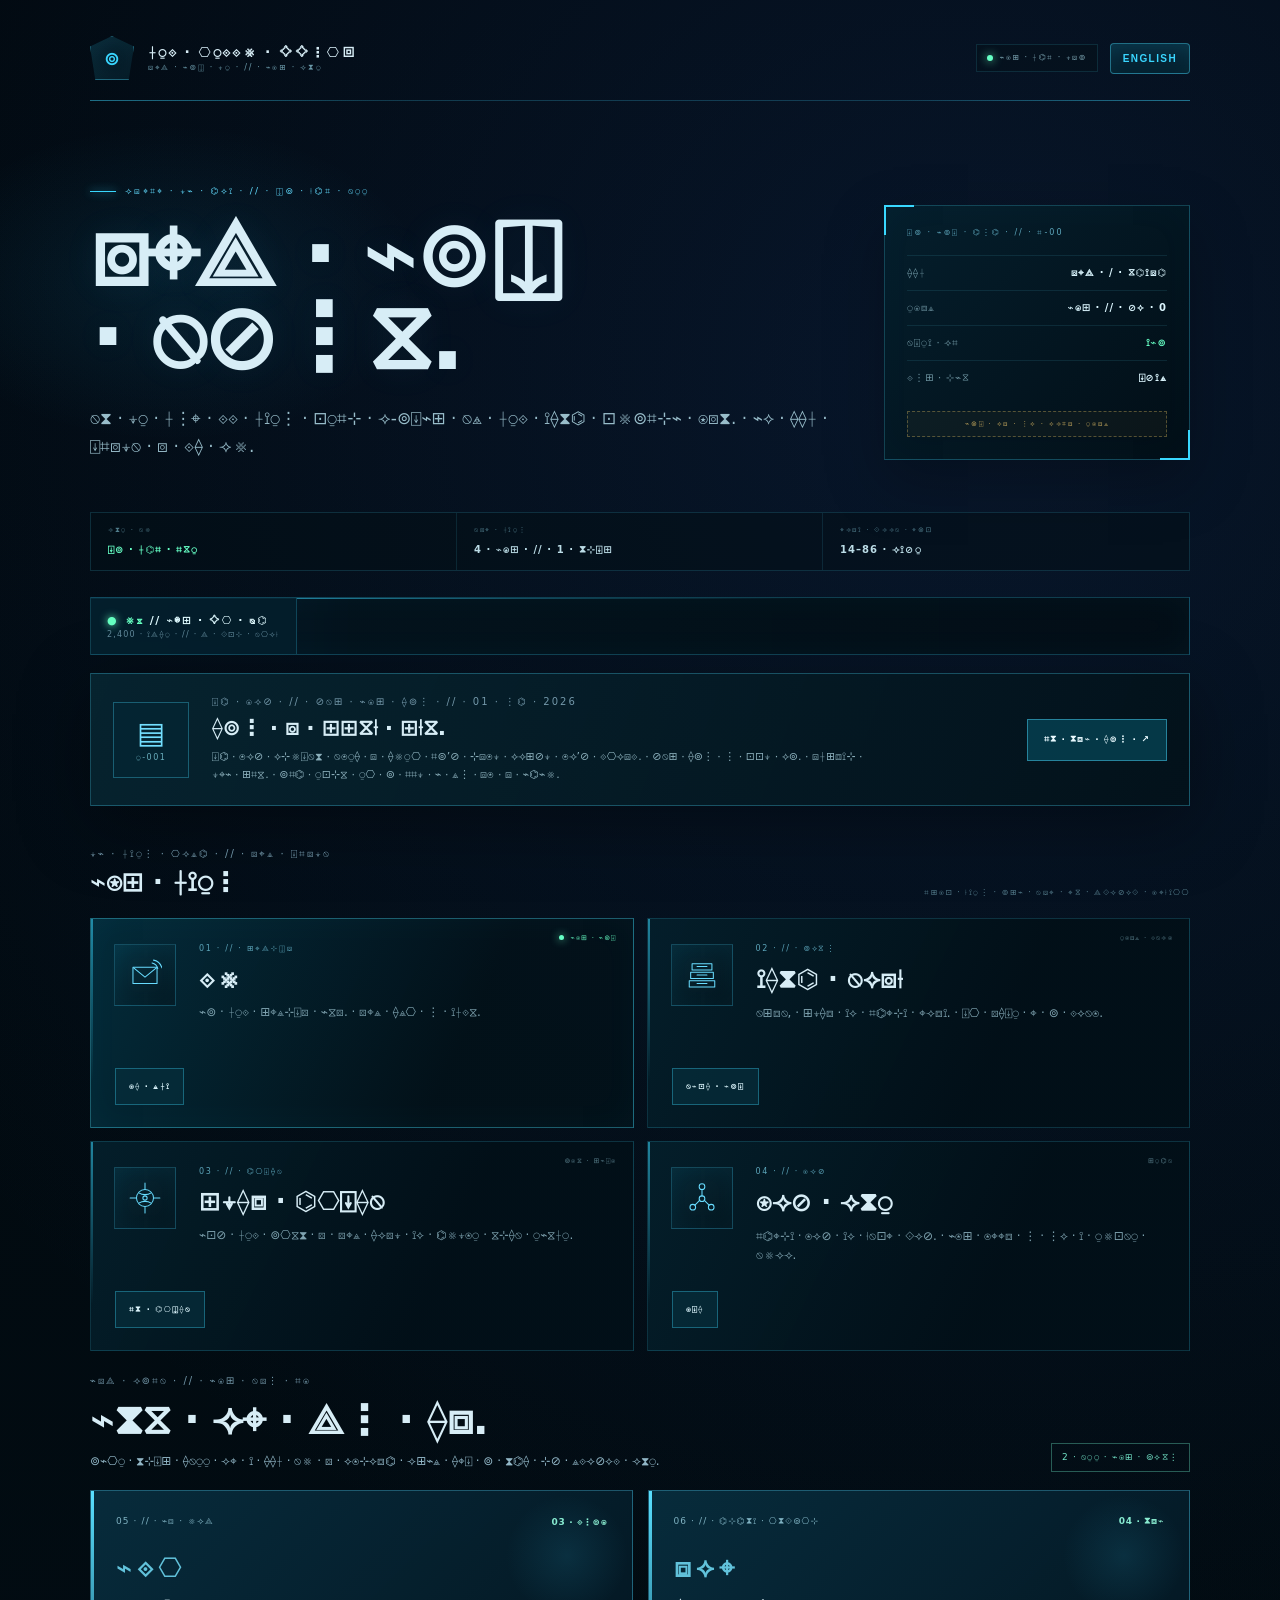
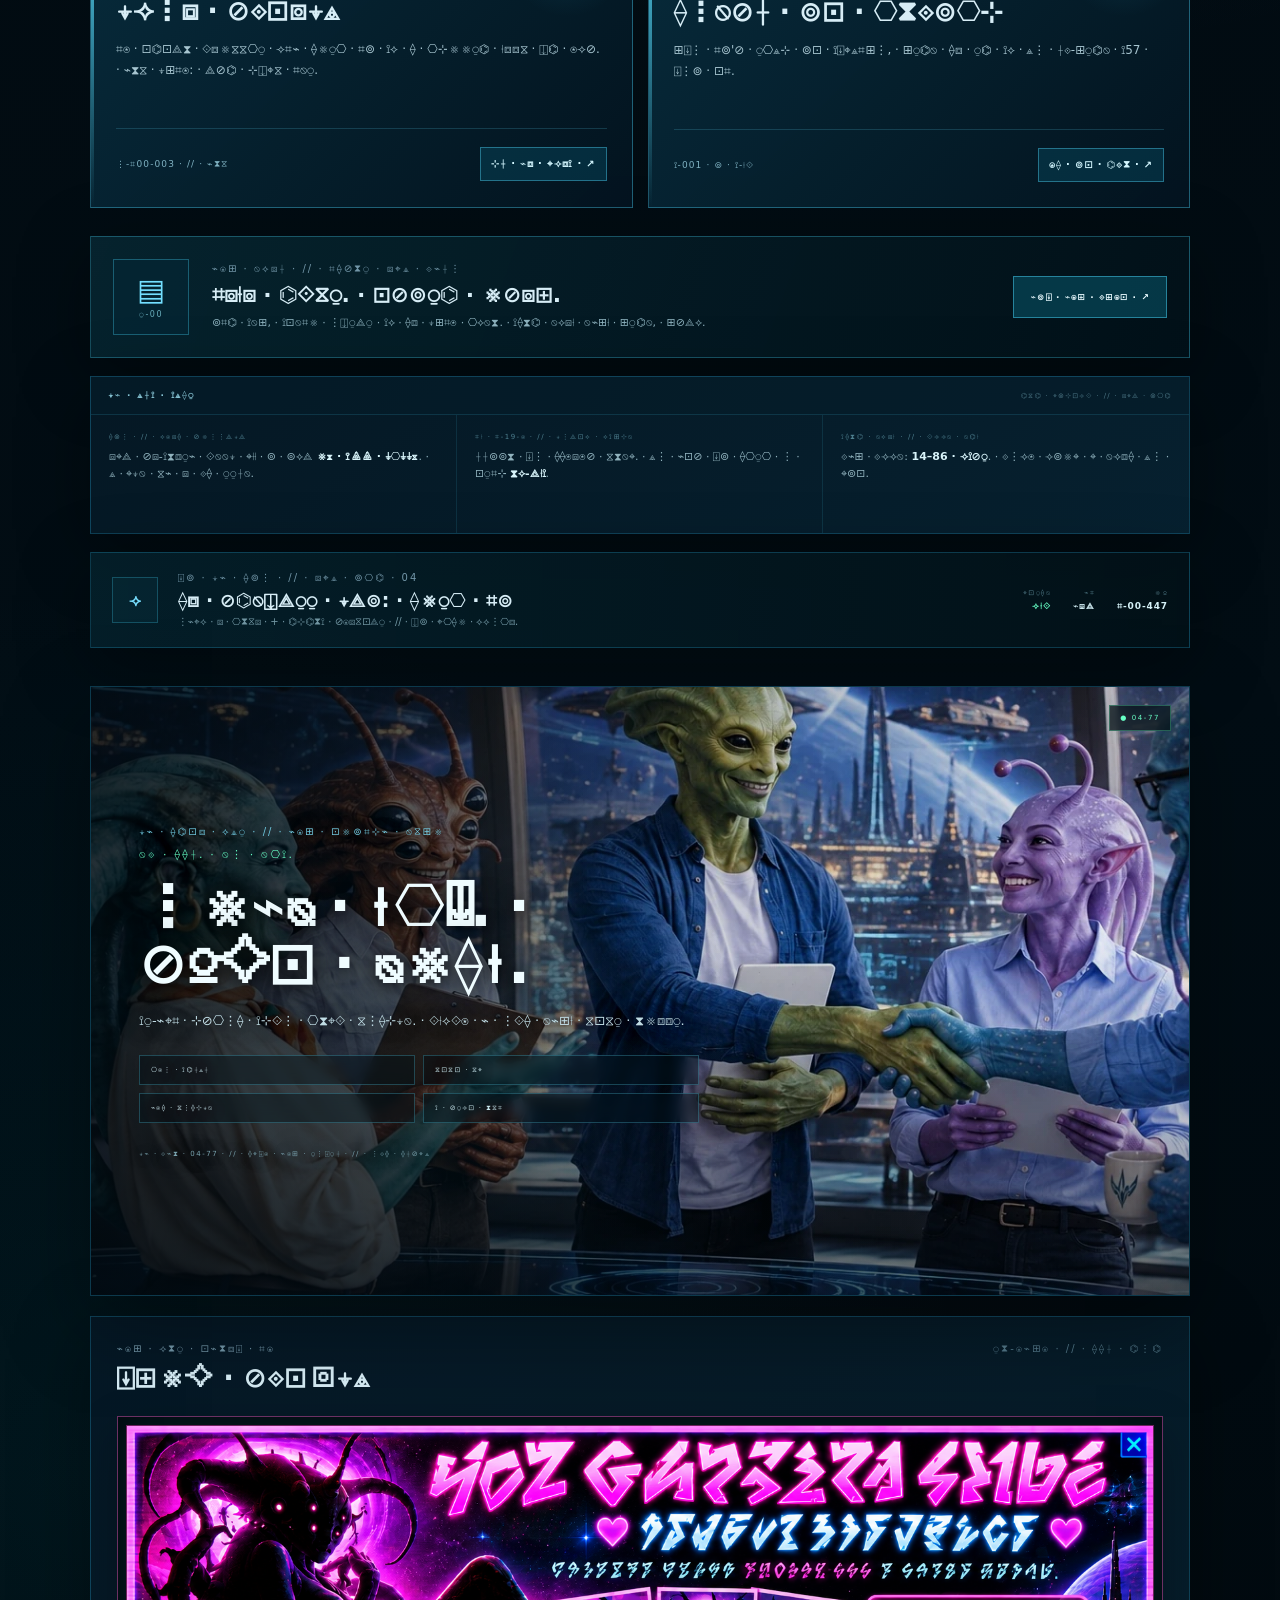
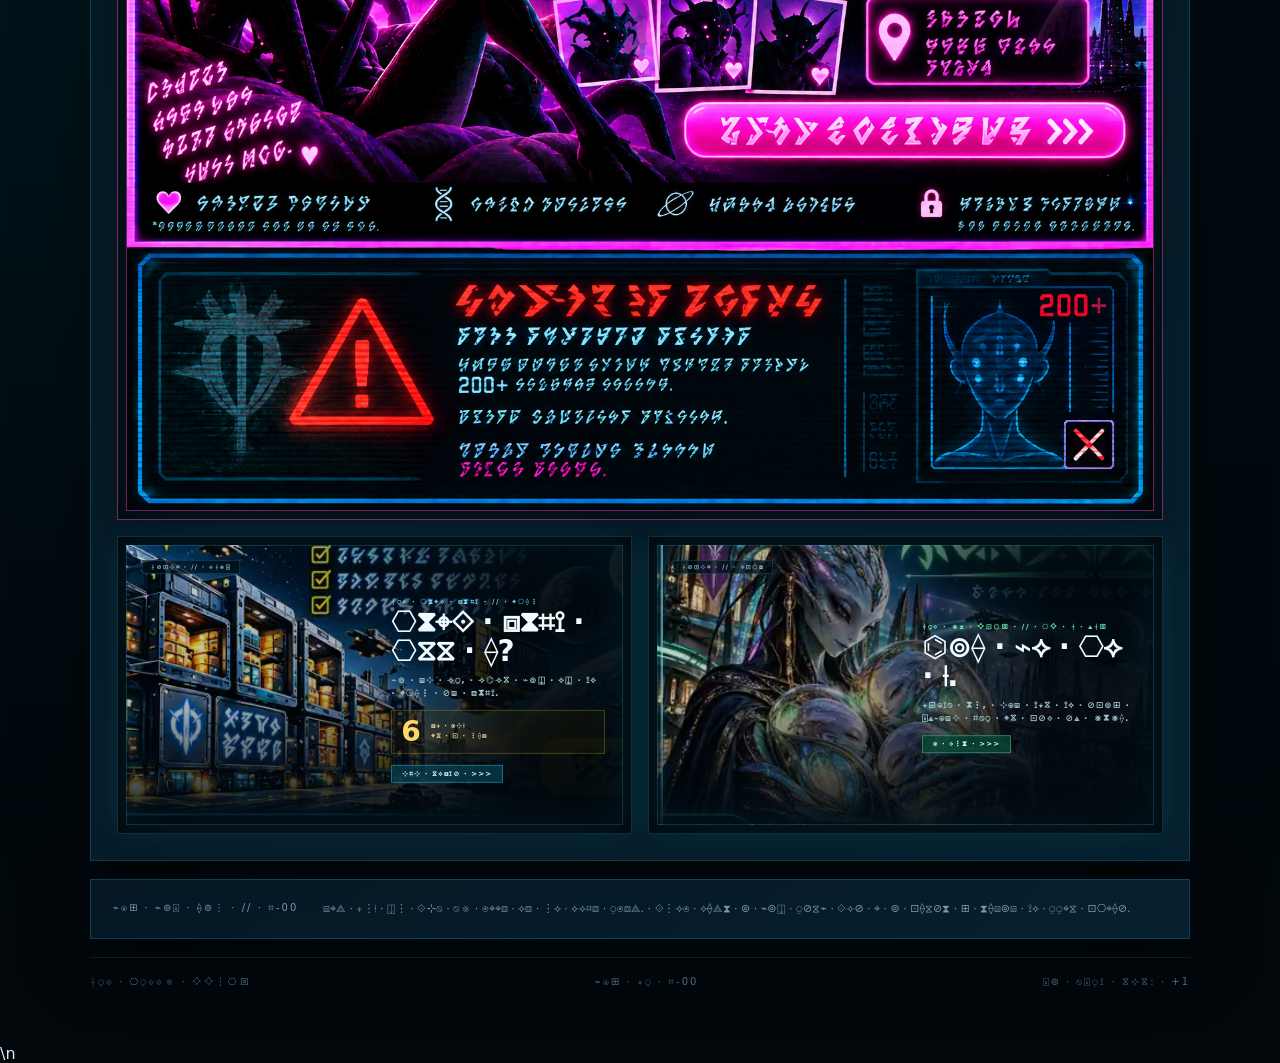
<file: index.html>
<!doctype html>
<html lang="x-vey">
<head>
  <meta charset="utf-8" />
  <meta name="viewport" content="width=device-width,initial-scale=1" />
  <meta name="theme-color" content="#020a10" />
  <meta http-equiv="Cache-Control" content="no-cache, no-store, must-revalidate" />
  <meta http-equiv="Pragma" content="no-cache" />
  <meta http-equiv="Expires" content="0" />
  <title>Veydran Interstellar Authority</title>
  <meta name="description" content="Veydran Interstellar Authority Terran access node." />
  <link rel="icon" type="image/svg+xml" href="favicon.svg?v=20261002-1" />
  <link rel="shortcut icon" href="favicon.svg?v=20261002-1" />
  <style>body.vey-loading{visibility:hidden}</style>
  <link rel="stylesheet" href="gateway-v9.css?v=20261026-1" />
  <link rel="stylesheet" href="news-ticker.css?v=20261006-1" />
</head>
<body class="vey-loading">
  <div class="scanline" aria-hidden="true"></div>
  <main class="shell">
    <header class="topbar">
      <div class="brand">
        <div class="seal" aria-hidden="true"><span>V</span></div>
        <div>
          <div class="brand-name">Veydran Interstellar Authority</div>
          <div class="brand-sub">TERRAN ACCESS NODE // PUBLIC NETWORK</div>
        </div>
      </div>
      <div class="topbar-right">
        <div class="node-state"><i></i> PUBLIC MIRROR ONLINE</div>
        <button class="language-toggle" id="languageToggle" type="button" data-no-vey="true">ENGLISH</button>
      </div>
    </header>

    <section class="hero hero-v9">
      <div class="hero-copy">
        <div class="eyebrow">EXTRASOLAR CIVIC GATEWAY // LOCAL MIRROR ACTIVE</div>
        <h1>Terran access permitted.</h1>
        <p class="lede">This node exposes only services considered non-sensitive under Veydran Imperial information policy. Your species classification has been noted.</p>
      </div>

      <aside class="access-profile" aria-label="Terran access profile">
        <div class="profile-label">LOCAL ACCESS PROFILE // T-00</div>
        <div class="profile-row"><span>SPECIES</span><strong>TERRAN / PROVISIONAL</strong></div>
        <div class="profile-row"><span>CLEARANCE</span><strong>PUBLIC // TIER 0</strong></div>
        <div class="profile-row"><span>REALITY SYNC</span><strong class="good">NOMINAL</strong></div>
        <div class="profile-row"><span>QUERY LOGGING</span><strong>ENABLED</strong></div>
        <div class="profile-stamp">ACCESS DOES NOT CONSTITUTE CLEARANCE</div>
      </aside>
    </section>

    <section class="civic-strip" aria-label="Network information">
      <div><small>NETWORK STATE</small><strong class="online">LOCAL MIRROR STABLE</strong></div>
      <div><small>VISIBLE SERVICES</small><strong>4 PUBLIC // 1 ACCESSIBLE</strong></div>
      <div><small>ARCHIVE RESPONSE ESTIMATE</small><strong>14–86 ROTATIONS</strong></div>
    </section>

    <section class="news-wire" id="newsWire" data-no-vey="true" aria-label="Veydran public news wire">
      <div class="news-wire-label">
        <strong><span class="news-wire-live" id="newsTickerLive">LIVE</span> // <span id="newsTickerTitle">PUBLIC NEWS WIRE</span></strong>
        <small id="newsTickerPoolCount">2,400 BULLETINS // NO QUICK REPEATS</small>
      </div>
      <div class="news-wire-viewport" id="newsTickerViewport">
        <div class="news-wire-runner" id="newsTickerRunner">
          <span class="news-wire-category" id="newsTickerCategory">GALACTIC</span>
          <span class="news-wire-headline" id="newsTickerHeadline">INITIALISING INTERSTELLAR GOSSIP SUBSYSTEM...</span>
          <span class="news-wire-separator" aria-hidden="true">◆</span>
        </div>
      </div>
    </section>

    <section class="records-release panel" aria-labelledby="courtshipNoticeTitle">
      <div class="records-release-stamp" aria-hidden="true"><span>▤</span><small>PR-001</small></div>
      <div class="records-release-copy">
        <div class="kicker">HIGH COMMAND // ADVANCE PUBLIC NOTICE // 01 NOV 2026</div>
        <h2 id="courtshipNoticeTitle">Notice of prospective Joining.</h2>
        <p>High Command acknowledges receipt of Commander Vrax’s notification concerning Cakey’s Cheesecakes. Advance notice is hereby issued. Compatibility findings pending. Formal objections shall be settled in the pits of Zarnanth.</p>
      </div>
      <a class="records-release-action" href="/records/pr-001/">VIEW FILED NOTICE ↗</a>
    </section>

    <div class="section-intro">
      <div>
        <div class="kicker">CIVIC SERVICES DIRECTORY // TERRAN CLASSIFICATION</div>
        <h2>Public services</h2>
      </div>
      <div class="section-note">UNAVAILABLE SERVICES REMAIN VISIBLE FOR ADMINISTRATIVE TRANSPARENCY</div>
    </div>

    <section class="directory directory-v9" aria-label="Veydran public services">
      <article class="service service-v9 live">
        <div class="service-icon" aria-hidden="true">
          <svg viewBox="0 0 48 48"><path d="M7 13h34v23H7z"/><path d="m8 14 16 13 16-13"/><path d="M34 7c4 1 7 4 8 8"/><path d="M36 3c6 1 10 5 12 11"/></svg>
        </div>
        <div class="service-access">PUBLIC ACCESS</div>
        <div class="service-code">01 // COMMUNICATIONS</div>
        <h3>Vmail</h3>
        <p>Secure Veydran communications terminal. Terran routing is tolerated.</p>
        <a href="https://vmail.veydran.space/" data-34v-id="vmail">OPEN SERVICE</a>
      </article>

      <article class="service service-v9" data-denied-title="ACCESS DENIED" data-denied="IMPERIAL RECORDS ACCESS DENIED // TERRAN CLEARANCE INSUFFICIENT.">
        <div class="service-icon" aria-hidden="true">
          <svg viewBox="0 0 48 48"><path d="M10 8h28v9H10z"/><path d="M8 20h32v9H8z"/><path d="M6 32h36v9H6z"/><path d="M17 12h14M17 24h14M17 36h14"/></svg>
        </div>
        <div class="service-access">CLEARANCE REQUIRED</div>
        <div class="service-code">02 // ARCHIVES</div>
        <h3>Imperial Records</h3>
        <p>Personnel, planetary and operational archive. Some centuries may be redacted.</p>
        <button type="button" data-34v-id="records">REQUEST ACCESS</button>
      </article>

      <article class="service service-v9" data-denied-title="ASSESSMENT WITHHELD" data-denied="PLANETARY ASSESSMENT // EARTH // FIELD ANALYSIS INCOMPLETE // FINAL CLASSIFICATION WITHHELD.">
        <div class="service-icon" aria-hidden="true">
          <svg viewBox="0 0 48 48"><circle cx="24" cy="24" r="12"/><circle cx="24" cy="24" r="3"/><path d="M24 3v8M24 37v8M3 24h8M37 24h8"/><path d="M16 17c4 3 12 3 16 0M16 31c4-3 12-3 16 0"/></svg>
        </div>
        <div class="service-access">REPORT WITHHELD</div>
        <div class="service-code">03 // ASSESSMENT</div>
        <h3>Planetary Assessment</h3>
        <p>Current Veydran analysis of Terran civilisation and associated biological decisions.</p>
        <button type="button" data-34v-id="assessment">VIEW ASSESSMENT</button>
      </article>

      <article class="service service-v9" data-denied-title="COMMAND NETWORK CLASSIFIED" data-denied="COMMAND NETWORK CLASSIFIED // QUERY LOGGED // PLEASE REMAIN WHERE YOU ARE.">
        <div class="service-icon" aria-hidden="true">
          <svg viewBox="0 0 48 48"><circle cx="24" cy="8" r="4"/><circle cx="11" cy="37" r="4"/><circle cx="37" cy="37" r="4"/><circle cx="24" cy="25" r="4"/><path d="M24 12v9M21 27 14 34M27 27l7 7"/></svg>
        </div>
        <div class="service-access">CLASSIFIED</div>
        <div class="service-code">04 // COMMAND</div>
        <h3>Command Network</h3>
        <p>Operational command and strategic systems. Public curiosity is not a recognised credential.</p>
        <button type="button" id="commandConnect" data-34v-id="command">CONNECT</button>
      </article>
    </section>

    <section class="field-archive-section" aria-labelledby="fieldArchiveTitle">
      <div class="field-archive-head">
        <div>
          <div class="kicker">EARTH EXPEDITION // PUBLIC RELEASE FEED</div>
          <h2 id="fieldArchiveTitle">Latest from the field.</h2>
          <p>Publicly accessible materials from a species that has accidentally allowed humans to inspect its administrative network.</p>
        </div>
        <span class="field-archive-state">2 ACTIVE PUBLIC ARCHIVES</span>
      </div>
      <div class="field-archive-grid">
        <article class="field-archive-tile field-archive-transmissions">
          <div class="field-archive-top"><span>05 // SIGNAL TRAFFIC</span><b>03 RELEASED</b></div>
          <div class="field-archive-emblem" aria-hidden="true">⌁⟐⎔</div>
          <h3>Incoming Transmissions</h3>
          <p>Read intercepted correspondence between Commander Vrax and an increasingly unhelpful High Command. Latest incident: portal technical support.</p>
          <div class="field-archive-foot"><span>TX-T00-003 // LATEST</span><a href="/transmissions/">ENTER SIGNAL ARCHIVE ↗</a></div>
        </article>
        <article class="field-archive-tile field-archive-intelligence">
          <div class="field-archive-top"><span>06 // NUTRITIONAL INTELLIGENCE</span><b>04 FILED</b></div>
          <div class="field-archive-emblem" aria-hidden="true">⧈⟡⌖</div>
          <h3>Terrestrial Food Intelligence</h3>
          <p>Browse Vrax's registered food investigations, classified field notes and the Joker-classified A57 special file.</p>
          <div class="field-archive-foot"><span>AEE-001 TO AEE-JOKER</span><a href="/intelligence/">OPEN FOOD DATABASE ↗</a></div>
        </article>
      </div>
    </section>

    <section class="records-release panel" aria-labelledby="recordsReleaseTitle">
      <div class="records-release-stamp" aria-hidden="true"><span>▤</span><small>PR-00</small></div>
      <div class="records-release-copy">
        <div class="kicker">PUBLIC RECORDS // AUTHORISED TERRAN RELEASES</div>
        <h2 id="recordsReleaseTitle">Official documents. Surprisingly available.</h2>
        <p>Formal notices, diplomatic exchanges and field incident dossiers. Imperial Records remains classified, naturally.</p>
      </div>
      <a class="records-release-action" href="/records/">ACCESS PUBLIC REGISTER ↗</a>
    </section>

    <section class="bulletin-panel panel" aria-label="Civic service bulletins">
      <div class="bulletin-head">
        <strong>CIVIC SERVICE BULLETINS</strong>
        <span>AUTOMATIC LOCALISATION // TERRAN REGION</span>
      </div>
      <div class="bulletin-list">
        <article class="bulletin">
          <small>NOTICE // SATELLITE ADMINISTRATION</small>
          <p>Terran moon-registration requests continue to return <b>ZERO ELIGIBLE SATELLITES</b>. No system defect has been identified.</p>
        </article>
        <article class="bulletin">
          <small>FORM T-19-B // ATMOSPHERIC COMPLAINTS</small>
          <p>Submissions are temporarily suspended. The current local atmosphere is considered <b>SELF-SERVICE</b>.</p>
        </article>
        <article class="bulletin">
          <small>IMPERIAL RECORDS // RESPONSE TIMES</small>
          <p>Estimated response: <b>14–86 ROTATIONS</b>. Repeated enquiries may restart the estimate.</p>
        </article>
      </div>
    </section>

    <section class="vrax-record panel" aria-label="Local field representative">
      <div class="vrax-glyph" aria-hidden="true">VX</div>
      <div>
        <div class="kicker">LOCAL CIVIC NOTICE // TERRAN REGION 04</div>
        <h3>Field representative assigned: Commander Vrax</h3>
        <p>Department of Cultural + Nutritional Reconnaissance // local reporting authority.</p>
      </div>
      <div class="vrax-data">
        <div><small>DEPLOYMENT</small><strong class="active">ONGOING</strong></div>
        <div><small>WORLD</small><strong>EARTH</strong></div>
        <div><small>CASE</small><strong>T-00-447</strong></div>
      </div>
    </section>

    <section class="synergy-v9 panel" aria-labelledby="synergyTitle">
      <img class="synergy-bg-v9" src="assets/interspecies-synergy-hq.webp?v=20261002-5" alt="" aria-hidden="true" onerror="this.onerror=null;this.src='assets/interspecies-synergy.webp?v=20261002-5';" />
      <div class="synergy-copy-v9">
        <div class="kicker">CIVIC WORKFORCE BUREAU // PUBLIC INFORMATION CAMPAIGN</div>
        <div class="campaign-line">ALL SPECIES. ONE PURPOSE.</div>
        <h2 id="synergyTitle">Different worlds. Brighter results.</h2>
        <p>Cross-sector collaboration improves orbital productivity. Participation in morale remains strongly encouraged.</p>
        <div class="synergy-metrics" aria-label="Campaign priorities">
          <span>DIVERSE PERSPECTIVES</span>
          <span>STRONGER TEAMS</span>
          <span>HIGHER PRODUCTIVITY</span>
          <span>A BRIGHTER GALAXY</span>
        </div>
        <div class="campaign-file">CIVIC IMAGE 04-77 // APPROVED PUBLIC DISTRIBUTION // MORALE COMPLIANT</div>
      </div>
    </section>

    <section class="ad-section ad-section-v9 panel">
      <div class="panel-head">
        <div>
          <div class="kicker">PUBLIC NETWORK SPONSORSHIP FEED</div>
          <h2>Commercial transmissions</h2>
        </div>
        <div class="ad-label">AUTO-TARGETED // SPECIES PROFILE</div>
      </div>

      <div class="ad-grid ad-grid-v9">
        <article class="ad-card hot artwork-card featured" id="singlesCard">
          <button type="button" id="singlesAd" class="artwork-button" data-34v-id="singles" aria-label="View Hot Gargazian Singles advert">
            <img id="singlesArtwork" src="Singles.png?v=8" data-vey-src="Singles.png?v=8" data-en-src="Singles.png?v=8" alt="Hot Gargazian Singles in your sector" />
            <img id="singlesEnglishOverlay" src="assets/singles-english-overlay.svg?v=8" alt="" aria-hidden="true" data-no-vey="true" />
            <span class="artwork-fallback">
              <span class="ad-tag">SPONSORED // SOCIAL</span>
              <strong>HOT GARGAZIAN SINGLES IN YOUR SECTOR</strong>
              <span>Several compatible organisms have allegedly detected your presence.</span>
              <em>VIEW COMPATIBLE ORGANISMS</em>
            </span>
          </button>
        </article>

        <article class="ad-card artwork-card" id="storageCard">
          <button type="button" class="artwork-button cinematic-ad storage" data-34v-id="storage" data-ad-title="SERVICE UNAVAILABLE" data-ad-message="SERVICE UNAVAILABLE IN TERRAN JURISDICTION // YOUR MOON COUNT IS BELOW MINIMUM REQUIREMENTS." aria-label="View orbital storage advert">
            <span class="sponsor-meta">SPONSORED // DOMESTIC</span>
            <span class="cinematic-copy">
              <span class="brandline">VEYDRAN ORBITAL STORAGE // HOUSEHOLD</span>
              <h3>Orbital storage running low?</h3>
              <p>Secure cargo vaults, encrypted access pods and household moon storage.</p>
              <span class="offer"><b>6</b><span>EXTRA MOONS<br/>FOR NEW CLIENTS</span></span>
              <em>CHECK ELIGIBILITY &gt;&gt;&gt;</em>
            </span>
          </button>
        </article>

        <article class="ad-card artwork-card" id="broodCard">
          <button type="button" class="artwork-button cinematic-ad brood" data-34v-id="brood" data-ad-title="QUOTE DECLINED" data-ad-message="QUOTE DECLINED // TERRAN BIOLOGY IS OUTSIDE CURRENT UNDERWRITING PARAMETERS." aria-label="View brood pod insurance advert">
            <span class="sponsor-meta">SPONSORED // INSURANCE</span>
            <span class="cinematic-copy">
              <span class="brandline">VEYDRAN LIFE ASSURANCE // BROOD POD COVER</span>
              <h3>Protect your brood pod.</h3>
              <p>Ceremonial damage, meteor impact and emergency medi-plasma support for growing hatch clusters.</p>
              <em>GET QUOTE &gt;&gt;&gt;</em>
            </span>
          </button>
        </article>
      </div>
    </section>

    <section class="notice notice-v9 panel">
      <div class="kicker">PUBLIC ACCESS NOTICE // T-00</div>
      <p>Terran users are reminded that curiosity does not constitute clearance. Repeated attempts to access restricted systems may be interpreted as enthusiasm and reassigned accordingly.</p>
    </section>

    <footer>
      <span>VEYDRAN INTERSTELLAR AUTHORITY</span>
      <span>PUBLIC NODE T-00</span>
      <span>LOCAL REALITY OFFSET: +1</span>
    </footer>
  </main>

  <div class="toast hidden" id="toast" role="status" aria-live="polite"></div>

  <div class="modal hidden" id="noticeModal" role="dialog" aria-modal="true" aria-labelledby="noticeTitle">
    <div class="modal-card">
      <div class="modal-code" id="noticeCode">VEYDRAN NETWORK // REQUEST RESPONSE</div>
      <h2 id="noticeTitle">REQUEST REJECTED</h2>
      <p class="modal-big" id="noticeMessage">Terran clearance insufficient.</p>
      <div class="modal-actions">
        <button type="button" id="closeNotice">ACKNOWLEDGE FAILURE</button>
      </div>
      <div class="modal-fine">If your Terran browser suppresses civic overlays, a duplicate notice will appear at the bottom of the display.</div>
    </div>
  </div>


  <div class="modal hidden command-modal" id="commandModal" role="dialog" aria-modal="true" aria-labelledby="commandModalTitle">
    <div class="modal-card command-card">
      <div class="modal-code" id="commandModalCode">COMMAND NETWORK // SECURE UPLINK</div>
      <h2 id="commandModalTitle">ESTABLISHING CONNECTION</h2>

      <div class="command-link-visual" id="commandLinkVisual" aria-hidden="true">
        <span class="command-node local"></span>
        <span class="command-beam"></span>
        <span class="command-node remote"></span>
      </div>

      <div class="command-terminal" aria-live="polite">
        <div class="command-terminal-row"><span>ROUTE</span><strong id="commandRoute">INITIALISING</strong></div>
        <div class="command-terminal-row"><span>RELAY</span><strong id="commandRelay">SEARCHING</strong></div>
        <div class="command-terminal-row"><span>HANDSHAKE</span><strong id="commandHandshake">PENDING</strong></div>
        <div class="command-terminal-row"><span>CLEARANCE</span><strong id="commandClearance">PENDING</strong></div>
      </div>

      <div class="command-progress" aria-hidden="true">
        <div class="command-progress-bar" id="commandProgressBar"></div>
      </div>
      <div class="command-progress-label"><span id="commandStatus">INITIALISING SECURE COMMAND ROUTE</span><b id="commandPercent">08%</b></div>

      <div class="command-failure hidden" id="commandFailure">
        <div class="command-failure-code">SECURITY RESPONSE // 403-T</div>
        <strong>CONNECTION TERMINATED</strong>
        <p>TERRAN CLEARANCE INSUFFICIENT.</p>
        <small>QUERY LOGGED // PLEASE REMAIN WHERE YOU ARE.</small>
      </div>

      <div class="modal-actions single-action command-actions hidden" id="commandActions">
        <button type="button" id="closeCommand">ACKNOWLEDGE TERMINATION</button>
      </div>
    </div>
  </div>

  <div class="modal hidden" id="ageModal" role="dialog" aria-modal="true" aria-labelledby="ageTitle">
    <div class="modal-card">
      <div class="modal-code">VE-Y18 // AGE VERIFICATION</div>
      <h2 id="ageTitle">ACCESS RESTRICTED</h2>
      <p class="modal-big">You must be over 200 cycles old to view this site.</p>
      <p>Terran age documentation is not accepted by the Veydran Interstellar Decency Authority.</p>
      <div class="modal-actions">
        <button type="button" id="claimAge">I AM OVER 200</button>
        <button type="button" id="closeAge">RETURN TO CIVIC NETWORK</button>
      </div>
      <div class="modal-fine">False declarations may result in parental notification, civic shame, or reassignment.</div>
    </div>
  </div>


  <div class="modal hidden" id="discoveryModal" role="dialog" aria-modal="true" aria-labelledby="discoveryTitle">
    <div class="modal-card">
      <div class="modal-code">SYSTEM ANOMALY // BEHAVIOURAL THRESHOLD EXCEEDED</div>
      <h2 id="discoveryTitle">ANOMALOUS USER BEHAVIOUR DETECTED</h2>
      <p class="modal-big">You have interacted with every publicly exposed control on this node.</p>
      <p>This exceeds expected Terran curiosity parameters.</p>
      <div class="command-failure" style="margin-top:18px">
        <div class="command-failure-code">UNINDEXED DIRECTORY DISCOVERED</div>
        <strong>ARCHIVE 34-V</strong>
        <p>NON-OPERATIONAL MEDIA</p>
        <small>ACCESS PATH IS NOT PRESENT IN THE PUBLIC DIRECTORY.</small>
      </div>
      <div class="modal-actions">
        <button type="button" id="open34v">INSPECT DIRECTORY</button>
        <button type="button" id="dismiss34v">PRETEND THIS DID NOT HAPPEN</button>
      </div>
      <div class="modal-fine">Discovery has been recorded. Denial remains available.</div>
    </div>
  </div>

  <script>window.setTimeout(()=>document.body.classList.remove('vey-loading'),1500);</script>
  <script src="gateway-v7.js?v=20261002-12"></script>\n  <script src="gateway-v9-art.js?v=20261002-1"></script>
  <script src="news-ticker.js?v=20261006-2"></script>
  <script src="assets/web-analytics.js?v=20261026-1"></script>
</body>
</html>
</file>
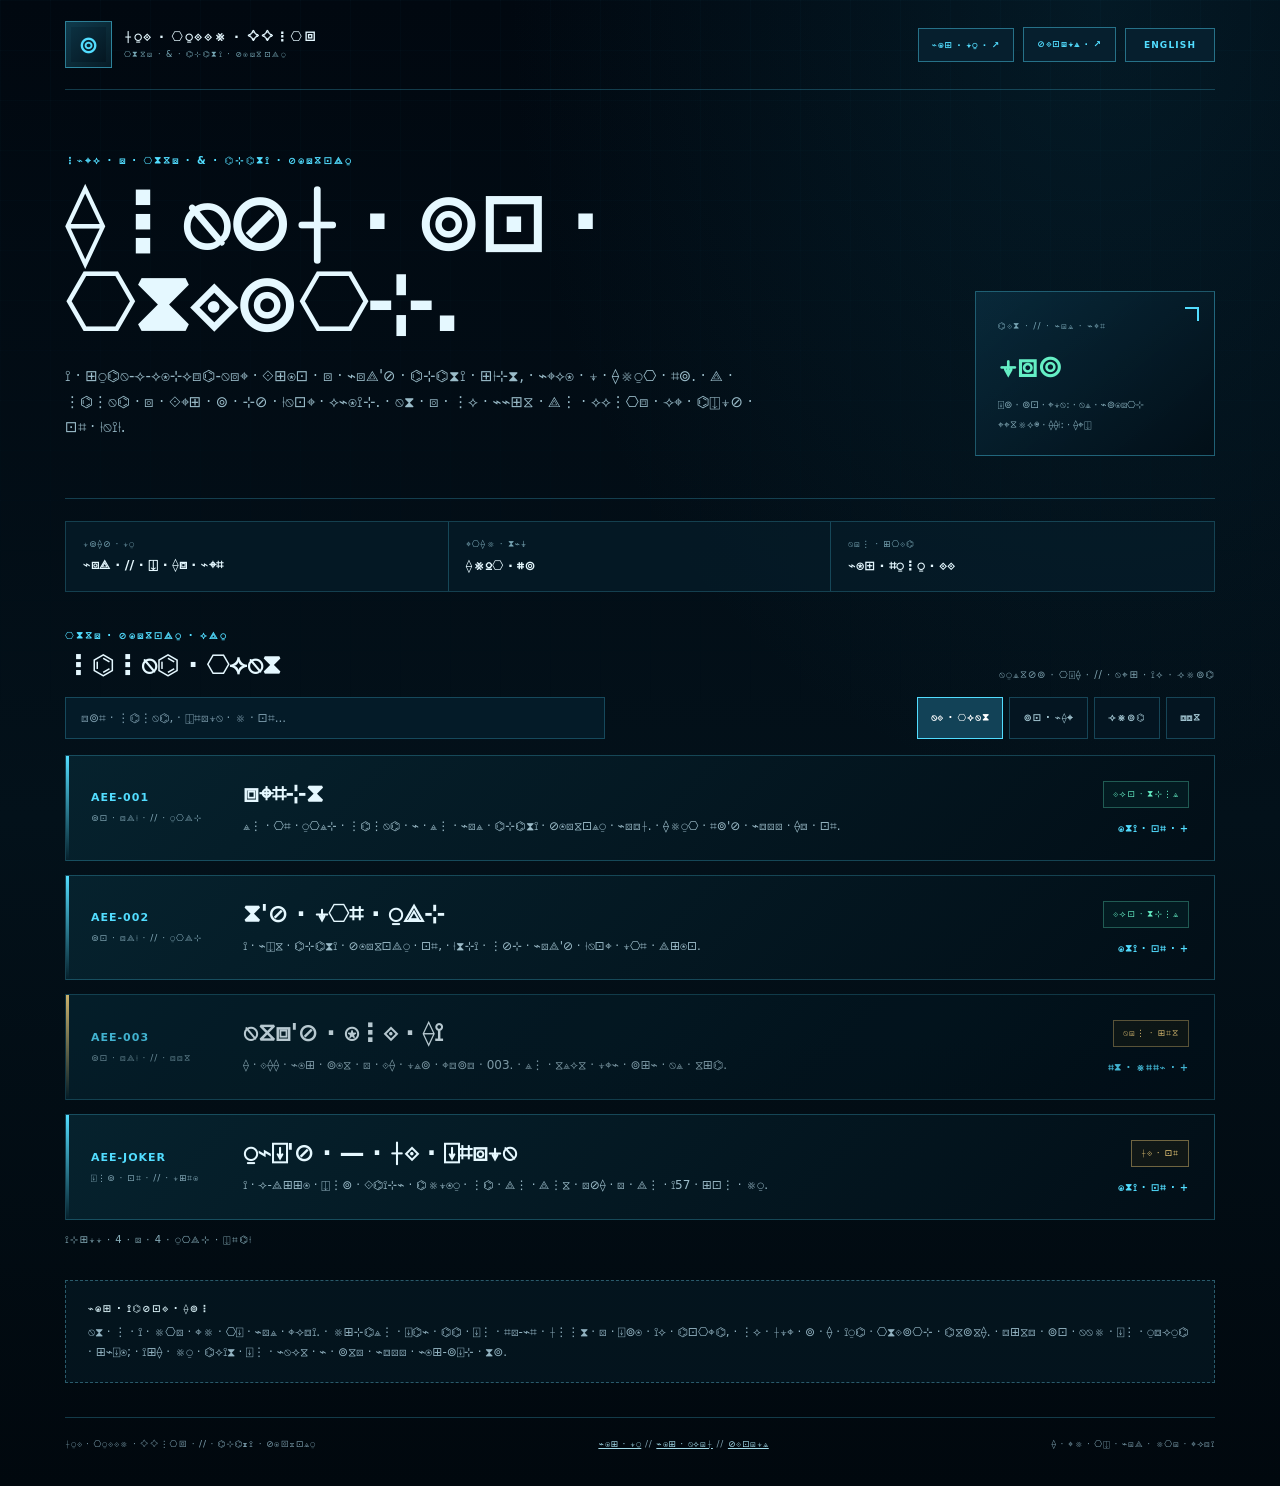
<file: intelligence/index.html>
<!doctype html>
<html lang="x-vey">
<head>
  <meta charset="utf-8">
  <meta name="viewport" content="width=device-width,initial-scale=1">
  <meta name="theme-color" content="#020a10">
  <meta name="description" content="Commander Vrax's database of terrestrial food establishments, encounters and cultural reconnaissance.">
  <title>Terrestrial Food Intelligence | Veydran Interstellar Authority</title>
  <link rel="icon" href="../favicon.svg" type="image/svg+xml">
  <link rel="stylesheet" href="../assets/field-archives.css?v=20261026-1">
  <noscript><style>body.vey-loading{visibility:visible}</style></noscript>
</head>
<body class="vey-loading">
  <div class="wrap">
    <header class="site-head">
      <a class="brand" href="/" aria-label="Veydran Interstellar Authority home">
        <span class="seal" aria-hidden="true">V</span>
        <span><strong>VEYDRAN INTERSTELLAR AUTHORITY</strong><small>CULTURAL &amp; NUTRITIONAL RECONNAISSANCE</small></span>
      </a>
      <nav aria-label="Archive navigation">
        <a class="back-link" href="/">PUBLIC NODE ↗</a>
        <a class="back-link" href="/transmissions/">TRANSMISSIONS ↗</a>
        <button class="language-toggle" id="languageToggle" type="button" data-no-vey="true" aria-label="Switch to English">ENGLISH</button>
      </nav>
    </header>
    <main>
      <section class="masthead">
        <div>
          <div class="kicker">DEPARTMENT OF CULTURAL &amp; NUTRITIONAL RECONNAISSANCE</div>
          <h1>Terrestrial Food Intelligence.</h1>
          <p>A classified-but-accidentally-visible register of Earth's nutritional outposts, observed by Commander Vrax. No establishment has consented to its strategic significance. This has not prevented the Authority from assigning file numbers.</p>
        </div>
        <aside class="terminal" aria-label="Database status">
          <small>DATABASE // EARTH SECTOR</small>
          <strong>ONLINE</strong>
          <span>LOCAL FOOD SYSTEM: UNDER SURVEILLANCE<br>EXPERIMENTAL SPECIES: HUMANS</span>
        </aside>
      </section>
      <div class="index-rail" aria-label="Archive status">
        <div><small>OPERATING AREA</small><strong>EARTH // UK FIELD SECTOR</strong></div>
        <div><small>REPORTING OFFICER</small><strong>COMMANDER VRAX</strong></div>
        <div><small>RELEASE PROTOCOL</small><strong>PUBLIC ABSTRACTS ONLY</strong></div>
      </div>
      <div class="section-head">
        <div><div class="kicker">CULTURAL RECONNAISSANCE BUREAU</div><h2>Establishment dossiers</h2></div>
        <small>AUTHORITATIVE INDEX // REVIEWS AND INCIDENTS</small>
      </div>
      <div class="archive-tools">
        <input class="search" type="search" id="search" placeholder="SEARCH ESTABLISHMENT, CLASSIFICATION OR FILE..." aria-label="Search food dossiers">
        <div class="filters" aria-label="Filter by dossier category">
          <button class="filter" type="button" data-filter="all" aria-pressed="true">ALL DOSSIERS</button>
          <button class="filter" type="button" data-filter="review" aria-pressed="false">FOOD SURVEYS</button>
          <button class="filter" type="button" data-filter="incident" aria-pressed="false">INCIDENTS</button>
          <button class="filter" type="button" data-filter="sealed" aria-pressed="false">SEALED</button>
        </div>
      </div>
      <div class="archive-list" id="archiveList">
        <!-- Duplicate the record structure to add a future food review. Keep unreleased reviews sealed. -->

        <details id="file-001" class="archive-entry" data-type="review" data-search="001 meatcastles field survey nutritional establishment review commander vrax first mission playing card">
          <summary>
            <div><div class="file-code" data-no-vey="true">AEE-001</div><div class="file-group">FOOD SURVEY // REGISTERED</div></div>
            <div class="archive-copy"><h3>MeatCastles</h3><p class="abstract">The first registered establishment in the Earth nutritional reconnaissance programme. Commander Vrax's original field file.</p></div>
            <div class="entry-end"><span class="tag">DOSSIER INDEXED</span><span class="open-indicator">EXAMINE FILE +</span></div>
          </summary>
          <div class="file-body">
            <div>
              <h4>01 // FIELD ABSTRACT</h4>
              <p>MeatCastles occupies the first numbered position in the Department's expanding survey of terrestrial food providers. The establishment has been entered in the imperial register for nutritional and cultural observation.</p>
              <h4>02 // OPERATIONAL COMMENTARY</h4>
              <blockquote>“The humans have constructed an entire civilisation around placing cooked animals between pieces of bread. Further investigation is clearly necessary.”</blockquote>
              <p>Review ratings and detailed conclusions are not reproduced here until the authorised moving-image review is linked. The Authority will not manufacture evidence simply to fill a form.</p>
              <h4>03 // REGISTERED MATERIAL</h4>
              <p>Collectible playing-card designation: 001. Original card artwork and a verified direct episode link may be attached in a subsequent document release.</p>
              <div class="action-row"><a class="action" href="/transmissions/">READ FIELD TRANSMISSIONS ↗</a></div>
            </div>
            <aside class="dossier-aside"><dl><dt>PERMANENT REFERENCE</dt><dd>AEE-001</dd><dt>TARGET</dt><dd>MEATCASTLES</dd><dt>CLASS</dt><dd>TERRESTRIAL FOOD PROVIDER</dd><dt>COLLECTIBLE CARD</dt><dd>001 // REGISTERED</dd><dt>VIDEO LINK</dt><dd>AWAITING VERIFIED SOURCE</dd></dl></aside>
          </div>
        </details>

        <details id="file-002" class="archive-entry" data-type="review" data-search="002 bjs bj's burger shack jon jons field survey nutritional establishment burger review playing card">
          <summary>
            <div><div class="file-code" data-no-vey="true">AEE-002</div><div class="file-group">FOOD SURVEY // REGISTERED</div></div>
            <div class="archive-copy"><h3>BJ's Burger Shack</h3><p class="abstract">A second nutritional reconnaissance file, documenting another Earth's strategic burger facility.</p></div>
            <div class="entry-end"><span class="tag">DOSSIER INDEXED</span><span class="open-indicator">EXAMINE FILE +</span></div>
          </summary>
          <div class="file-body">
            <div>
              <h4>01 // FIELD ABSTRACT</h4>
              <p>BJ's Burger Shack has been assigned review designation 002. The outlet's involvement in the wider A57 burger-signage episode is retained separately in the public incident register.</p>
              <h4>02 // OPERATIONAL COMMENTARY</h4>
              <blockquote>“Earthlings appear to settle matters of territorial pride using advertising boards. I had expected at least a modest artillery exchange.”</blockquote>
              <p>This review file and the A57 incident are distinct records. Inclusion in either should not be interpreted as an official verdict on the establishment's food.</p>
              <h4>03 // REGISTERED MATERIAL</h4>
              <p>Collectible playing-card designation: 002. Related diplomatic documents and exhibits are already accessible in the separate, closed A57 dossier.</p>
              <div class="action-row"><a class="action" href="/records/a57/">RELATED CASE T-00-447 ↗</a><a class="action alt" href="/transmissions/#tx-t00-003">CASE CLOSURE TRANSMISSION ↗</a></div>
            </div>
            <aside class="dossier-aside"><dl><dt>PERMANENT REFERENCE</dt><dd>AEE-002</dd><dt>TARGET</dt><dd>BJ'S BURGER SHACK</dd><dt>CLASS</dt><dd>TERRESTRIAL FOOD PROVIDER</dd><dt>COLLECTIBLE CARD</dt><dd>002 // REGISTERED</dd><dt>RELATED INCIDENT</dt><dd>T-00-447 // CLOSED</dd></dl></aside>
          </div>
        </details>

        <details id="file-003" class="archive-entry is-sealed" data-type="sealed" data-search="003 flindts flindt's tortilla truck classified pending release sealed food survey playing card">
          <summary>
            <div><div class="file-code" data-no-vey="true">AEE-003</div><div class="file-group">FOOD SURVEY // SEALED</div></div>
            <div class="archive-copy"><h3>Flindt's Tortilla Truck</h3><p class="abstract">An upcoming public report has been assigned reference 003. The mission findings remain under embargo.</p></div>
            <div class="entry-end"><span class="tag warning">RELEASE PENDING</span><span class="open-indicator">VIEW ABSTRACT +</span></div>
          </summary>
          <div class="file-body">
            <div>
              <h4>01 // CONTROLLED RELEASE</h4>
              <p>Food reconnaissance at Flindt's Tortilla Truck is filed under serial AEE-003. The Department has instructed the public mirror not to publish verdicts, footage or mission-specific findings before the episode is released.</p>
              <blockquote>“The absence of a public verdict should not be mistaken for a lack of Veydran opinions.”</blockquote>
              <p>Collectible playing-card designation: 003. Supporting exhibits will follow authorised publication.</p>
            </div>
            <aside class="dossier-aside"><dl><dt>PERMANENT REFERENCE</dt><dd>AEE-003</dd><dt>TARGET</dt><dd>FLINDT'S TORTILLA TRUCK</dd><dt>CLASS</dt><dd>FOOD SURVEY // EMBARGOED</dd><dt>COLLECTIBLE CARD</dt><dd>003 // REGISTERED</dd><dt>FINDINGS</dt><dd>WITHHELD UNTIL RELEASE</dd></dl></aside>
          </div>
        </details>

        <details id="file-joker" class="archive-entry" data-type="incident" data-search="joker mcdonalds mcdonald's a57 roundabout case t-00-447 signage conflict mcbj joker collectible special incident">
          <summary>
            <div><div class="file-code" data-no-vey="true">AEE-JOKER</div><div class="file-group">SPECIAL FILE // INCIDENT</div></div>
            <div class="archive-copy"><h3>McDonald's — Joker Classification</h3><p class="abstract">A non-numbered special designation associated with the closed Battle of the A57 signage case.</p></div>
            <div class="entry-end"><span class="tag warning">JOKER FILE</span><span class="open-indicator">EXAMINE FILE +</span></div>
          </summary>
          <div class="file-body">
            <div>
              <h4>01 // SPECIAL CLASSIFICATION</h4>
              <p>McDonald's is entered as the Joker rather than occupying a numbered food-review card. This designation was approved for the Alien Eats Earth collectible deck and does not constitute a numerical review score.</p>
              <h4>02 // ASSOCIATED INCIDENT</h4>
              <p>The establishment is one of the businesses named in the fictional Battle of the A57 account, which includes an original signage ceasefire directive and released visual exhibits. The administrative case is closed.</p>
              <blockquote>“THE JOKER DOES NOT GET A NUMBER. IT GETS ITS OWN PAPERWORK.”</blockquote>
              <div class="action-row"><a class="action" href="/records/a57/">OPEN A57 PUBLIC DOSSIER ↗</a><a class="action alt" href="/transmissions/#tx-t00-003">READ CASE CLOSURE ↗</a></div>
            </div>
            <aside class="dossier-aside"><dl><dt>PERMANENT REFERENCE</dt><dd>AEE-JOKER</dd><dt>TARGET</dt><dd>MCDONALD'S</dd><dt>CLASSIFICATION</dt><dd>JOKER // NON-NUMBERED</dd><dt>ASSOCIATED CASE</dt><dd>T-00-447 // CLOSED</dd><dt>DOCUMENT STATUS</dt><dd>PUBLIC EXHIBITS RELEASED</dd></dl></aside>
          </div>
        </details>
      </div>
      <p id="noResults" class="empty" hidden>No registered food dossiers match your search. The Department suggests examining your spelling, species or security clearance.</p>
      <p id="searchCount" class="index-count" data-vey-dynamic role="status" aria-live="polite">DISPLAYING 4 OF 4 REGISTERED ENTRIES</p>
      <aside class="note"><strong>PUBLIC DISCLOSURE NOTICE</strong>This is a fictional Alien Eats Earth archive. Establishments named here are real-world subjects of satire and entertainment, not parties to an actual intelligence investigation. Unreleased food ratings are deliberately withheld; existing case attachments are preserved in their original public-record files.</aside>
    </main>
    <footer>
      <span>VEYDRAN INTERSTELLAR AUTHORITY // NUTRITIONAL RECONNAISSANCE</span>
      <span><a href="/">PUBLIC NODE</a> // <a href="/records/">PUBLIC RECORDS</a> // <a href="/transmissions/">TRANSMISSIONS</a></span>
      <span>AN ALIEN EATS EARTH FICTIONAL ARCHIVE</span>
    </footer>
  </div>
  <script src="../records/language.js?v=20261026-1"></script>
  <script src="../assets/field-archives.js?v=20261026-1"></script>
  <script src="../assets/web-analytics.js?v=20261026-1"></script>
</body>
</html>
</file>
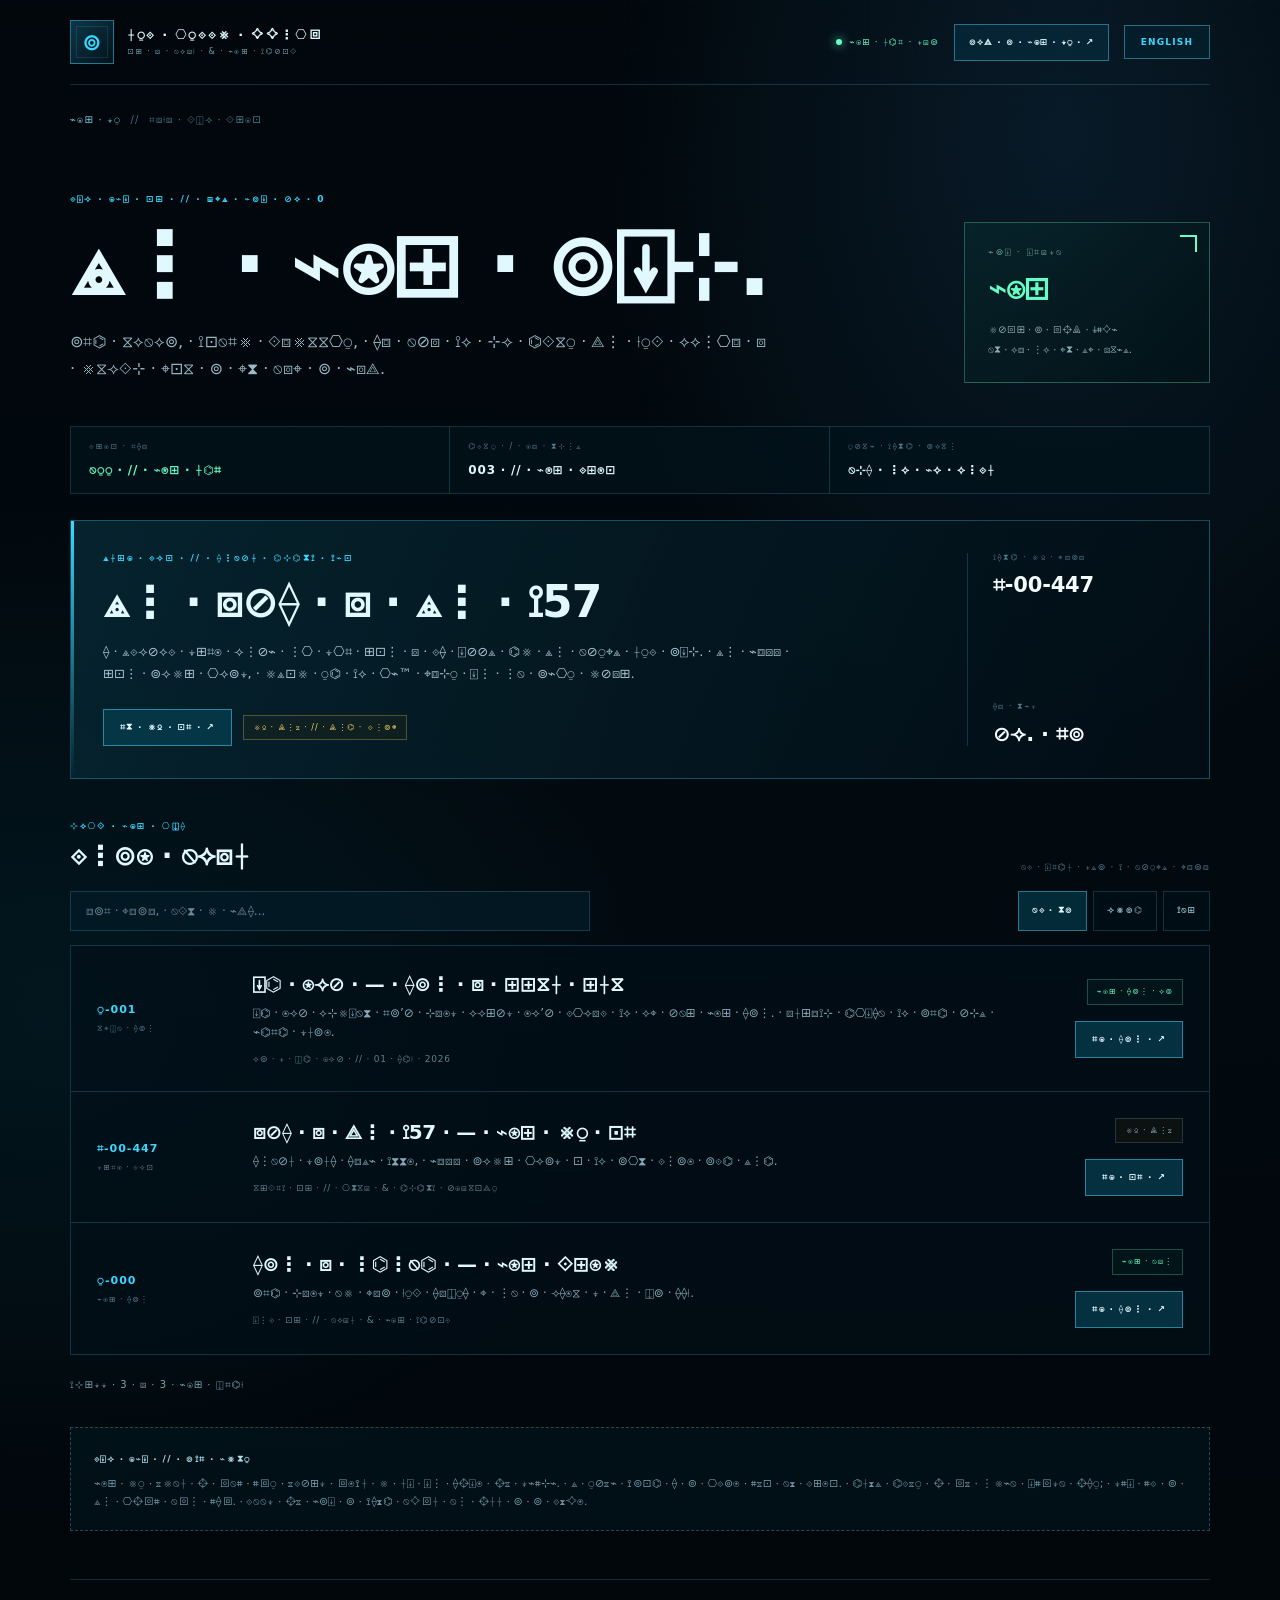
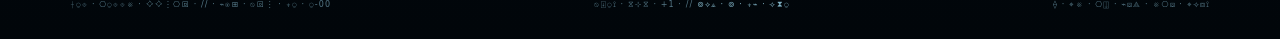
<file: records/index.html>
<!doctype html>
<html lang="x-vey">
<head>
  <meta charset="utf-8">
  <meta name="viewport" content="width=device-width,initial-scale=1">
  <meta name="theme-color" content="#020a10">
  <meta name="description" content="Publicly released notices, official correspondence and case files from the Veydran Interstellar Authority.">
  <title>Public Document Registry | Veydran Interstellar Authority</title>
  <link rel="icon" href="../favicon.svg" type="image/svg+xml">
  <link rel="stylesheet" href="styles.css?v=20261026-1">
  <noscript><style>body.vey-loading{visibility:visible}</style></noscript>
</head>
<body class="vey-loading">
  <div class="wrap">
    <header class="site-head">
      <a class="brand" href="/" aria-label="Veydran Interstellar Authority home">
        <span class="seal" aria-hidden="true">V</span>
        <span><strong>VEYDRAN INTERSTELLAR AUTHORITY</strong><small>OFFICE OF RECORDS &amp; PUBLIC DISCLOSURE</small></span>
      </a>
      <nav aria-label="Top navigation">
        <span class="node-live">PUBLIC MIRROR ONLINE</span>
        <a class="back-link" href="/">RETURN TO PUBLIC NODE ↗</a>
        <button class="language-toggle" id="languageToggle" type="button" data-no-vey="true" aria-label="Switch to English">ENGLISH</button>
      </nav>
    </header>
    <main>
      <div class="crumbs"><a href="/">PUBLIC NODE</a><span>//</span>OFFICIAL DOCUMENT REGISTER</div>
      <section class="hero" aria-labelledby="pageTitle">
        <div>
          <div class="kicker">DOCUMENT CONTROL OFFICE // TERRAN ACCESS TIER 0</div>
          <h1 id="pageTitle">The public record.</h1>
          <p class="lead">Formal declarations, diplomatic correspondence, field reports and other documents the Veydran Authority has reluctantly agreed to make visible to Earth.</p>
        </div>
        <aside class="clearance-stamp" aria-label="Public release classification">
          <small>ACCESS CLASSIFICATION</small>
          <strong>PUBLIC</strong>
          <span>AVAILABLE TO TERRAN OBSERVERS<br>THIS DOES NOT MAKE YOU IMPORTANT.</span>
        </aside>
      </section>

      <div class="rail" aria-label="Registry information">
        <div><small>REGISTER STATUS</small><strong class="live">ACTIVE // PUBLIC MIRROR</strong></div>
        <div><small>DOCUMENTS / CASES INDEXED</small><strong>003 // PUBLIC REGISTER</strong></div>
        <div><small>RESTRICTED IMPERIAL ARCHIVES</small><strong>STILL NOT YOUR BUSINESS</strong></div>
      </div>

      <section class="feature" aria-labelledby="featuredCase">
        <div>
          <div class="kicker">FEATURED DOSSIER // TERRESTRIAL NUTRITIONAL AFFAIRS</div>
          <h2 id="featuredCase">The Battle of the A57</h2>
          <p>An administrative incident involving rival burger signage has been entered into the permanent Veydran record. The original signage ceasefire directive, delivery notes and McBJ™ artwork are now publicly available.</p>
          <div class="actions">
            <a class="action" href="a57/">VIEW CASE FILE ↗</a>
            <span class="tag">CASE CLOSED // EXHIBITS RELEASED</span>
          </div>
        </div>
        <div class="docket">
          <div><small>IMPERIAL CASE REFERENCE</small><strong>T-00-447</strong></div>
          <div><small>FIELD OFFICER</small><strong>CMDR. VRAX</strong></div>
        </div>
      </section>

      <section aria-labelledby="indexTitle">
        <div class="section-heading">
          <div><div class="kicker">SEARCHABLE PUBLIC INDEX</div><h2 id="indexTitle">Released records</h2></div>
          <small>ALL ENTRIES ASSIGNED A PERMANENT REFERENCE</small>
        </div>
        <div class="tools">
          <input class="search" type="search" id="search" placeholder="SEARCH REFERENCE, TITLE OR SUBJECT..." aria-label="Search records">
          <div class="filters" aria-label="Filter by record type">
            <button class="filter" type="button" data-filter="all" aria-pressed="true">ALL FILES</button>
            <button class="filter" type="button" data-filter="incident" aria-pressed="false">INCIDENTS</button>
            <button class="filter" type="button" data-filter="notice" aria-pressed="false">NOTICES</button>
          </div>
        </div>
        <div class="record-list" id="recordList">
          <article class="record" data-type="notice" data-search="pr-001 cakey cakeys cakey’s cheesecakes courtship joining bondmate vrax submission notification compatibility food preparation">
            <div><div class="id">PR-001</div><div class="record-type">SUBMISSION NOTICE</div></div>
            <div class="record-main">
              <h3>High Command — Notice of Prospective Joining</h3>
              <p>High Command acknowledges Vrax’s notification concerning Cakey’s Cheesecakes and issues advance public notice. Compatibility assessment and formal objection procedure enclosed.</p>
              <div class="meta">ISSUED BY HIGH COMMAND // 01 NOVEMBER 2026</div>
            </div>
            <div class="record-end">
              <span class="tag mint">PUBLIC NOTICE ISSUED</span><a class="action" href="pr-001/">READ NOTICE ↗</a>
            </div>
          </article>
          <article class="record" data-type="incident" data-search="t-00-447 vef-a57-002 vef-a57-003 vef-a57-004 vef-a57-005 battle of the a57 burger wars ceasefire mcbj delivery notes evidence artwork">
            <div><div class="id">T-00-447</div><div class="record-type">INCIDENT DOSSIER</div></div>
            <div class="record-main">
              <h3>Battle of the A57 — Public Case File</h3>
              <p>Terrestrial roadside marketing conflict, original ceasefire directive PDF and three released visual exhibits.</p>
              <div class="meta">ORIGINATING OFFICE // CULTURAL &amp; NUTRITIONAL RECONNAISSANCE</div>
            </div>
            <div class="record-end">
              <span class="tag grey">CASE CLOSED</span><a class="action" href="a57/">READ FILE ↗</a>
            </div>
          </article>
          <article class="record" data-type="notice" data-search="pr-000 opening the public records registry disclosure circular notice authority">
            <div><div class="id">PR-000</div><div class="record-type">PUBLIC NOTICE</div></div>
            <div class="record-main">
              <h3>Notice of Establishment — Public Registry</h3>
              <p>Formal notification that selected Veydran documentation may now be inspected by the local species.</p>
              <div class="meta">ISSUING OFFICE // RECORDS &amp; PUBLIC DISCLOSURE</div>
            </div>
            <div class="record-end">
              <span class="tag mint">PUBLIC RELEASE</span><a class="action" href="pr-000/">READ NOTICE ↗</a>
            </div>
          </article>
        </div>
        <p id="noResults" class="no-results" hidden>No records match your query. The bureaucracy considers this an excellent result.</p>
        <p id="searchCount" data-vey-dynamic class="meta" role="status" aria-live="polite" style="font-size:10px;color:#7ea4b0;letter-spacing:1px">DISPLAYING 3 OF 3 PUBLIC ENTRIES</p>
      </section>

      <aside class="procedure">
        <strong>DOCUMENT CONTROL // READER ADVISORY</strong>
        <p>Public case summaries may appear before supporting letters or PDFs are approved for publication. No restricted material can be accessed through this register. Printed documents may have different classification markings; always rely on the displayed release status. Requests for access to Imperial Records will continue to be rejected.</p>
      </aside>
    </main>
    <footer class="site-footer">
      <span>VEYDRAN INTERSTELLAR AUTHORITY // PUBLIC RELEASE NODE PR-00</span>
      <span>REALITY OFFSET +1 // <a href="/">RETURN TO CIVIC NETWORK</a></span>
      <span>AN ALIEN EATS EARTH FICTIONAL ARCHIVE</span>
    </footer>
  </div>
  <script>
    (() => {
      'use strict';
      const search = document.getElementById('search');
      const filters = [...document.querySelectorAll('[data-filter]')];
      const records = [...document.querySelectorAll('.record')];
      const empty = document.getElementById('noResults');
      const count = document.getElementById('searchCount');
      let type = 'all';
      function apply() {
        const query = search.value.trim().toLowerCase();
        let visible = 0;
        records.forEach(record => {
          const show = (type === 'all' || record.dataset.type === type) &&
            (!query || record.dataset.search.includes(query) || record.textContent.toLowerCase().includes(query));
          record.hidden = !show;
          if (show) visible++;
        });
        empty.hidden = visible !== 0;
        const message = 'DISPLAYING ' + visible + ' OF ' + records.length + ' PUBLIC ENTRIES';
        if (window.VeydranRecordsLanguage) window.VeydranRecordsLanguage.updateText(count, message);
        else count.textContent = message;
      }
      search.addEventListener('input', apply);
      filters.forEach(button => button.addEventListener('click', () => {
        type = button.dataset.filter;
        filters.forEach(filter => filter.setAttribute('aria-pressed', String(filter === button)));
        apply();
      }));
    })();
  </script>
  <script src="language.js?v=20261026-1"></script>
  <script src="../assets/web-analytics.js?v=20261026-1"></script>
</body>
</html>
</file>
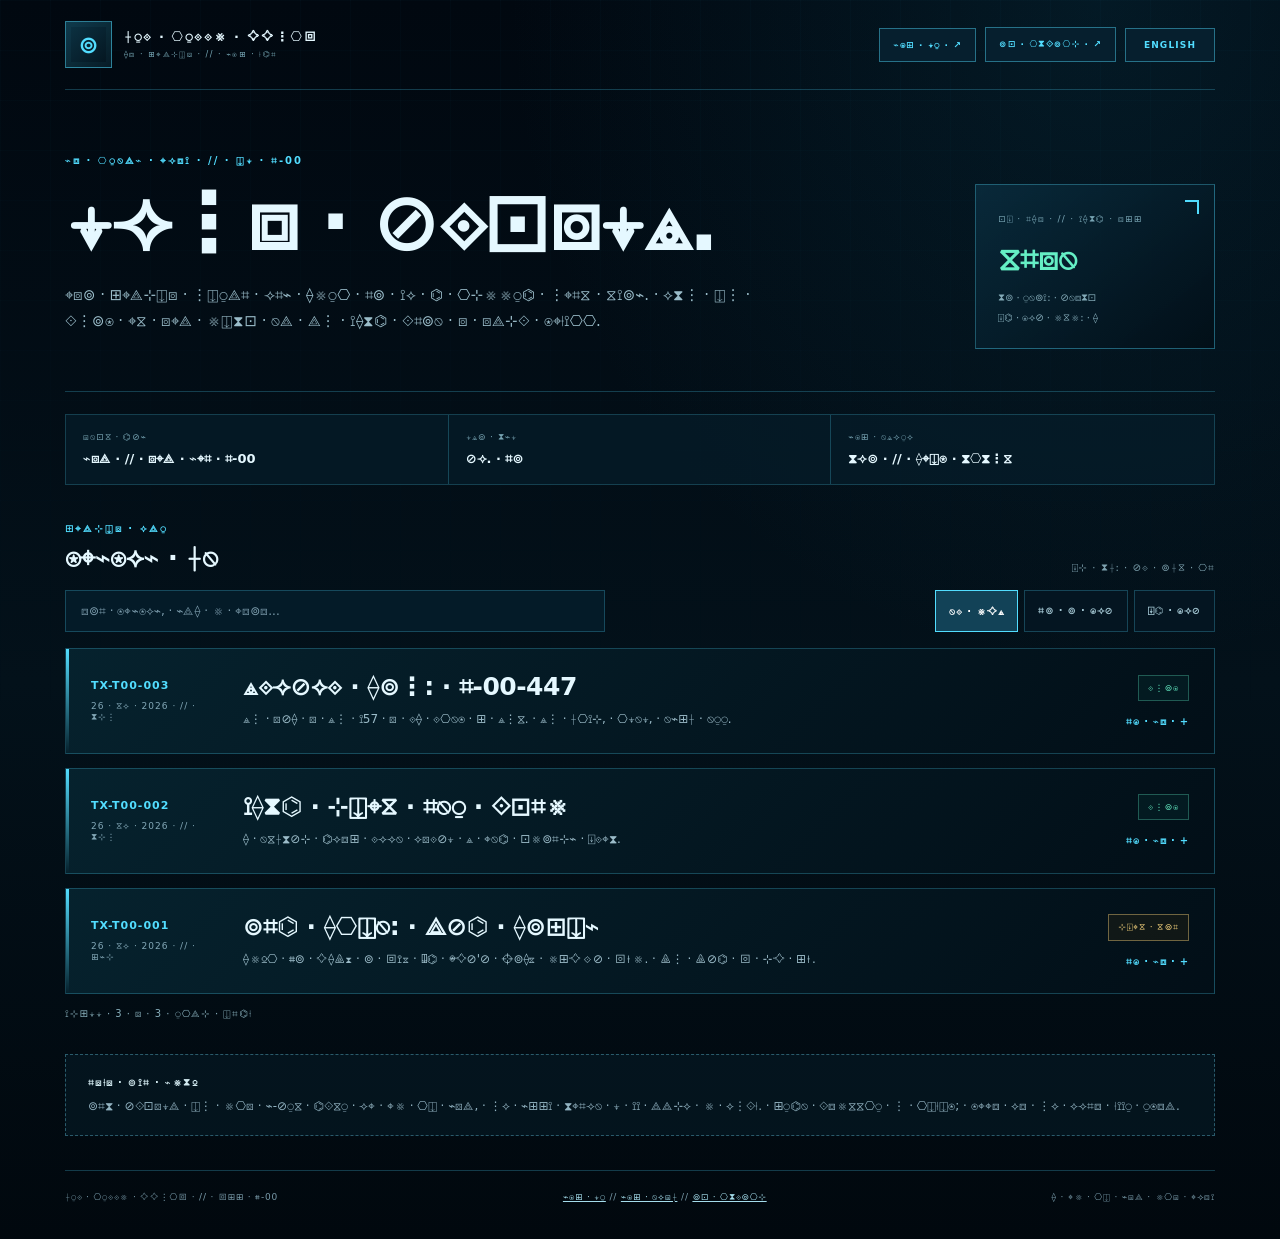
<file: transmissions/index.html>
<!doctype html>
<html lang="x-vey">
<head>
  <meta charset="utf-8">
  <meta name="viewport" content="width=device-width,initial-scale=1">
  <meta name="theme-color" content="#020a10">
  <meta name="description" content="Declassified signal traffic between Commander Vrax on Earth and the Veydran Interstellar Authority.">
  <title>Incoming Transmissions | Veydran Interstellar Authority</title>
  <link rel="icon" href="../favicon.svg" type="image/svg+xml">
  <link rel="stylesheet" href="../assets/field-archives.css?v=20261026-1">
  <noscript><style>body.vey-loading{visibility:visible}</style></noscript>
</head>
<body class="vey-loading">
  <div class="wrap">
    <header class="site-head">
      <a class="brand" href="/" aria-label="Veydran Interstellar Authority home">
        <span class="seal" aria-hidden="true">V</span>
        <span><strong>VEYDRAN INTERSTELLAR AUTHORITY</strong><small>FIELD COMMUNICATIONS // PUBLIC MIRROR</small></span>
      </a>
      <nav aria-label="Archive navigation">
        <a class="back-link" href="/">PUBLIC NODE ↗</a>
        <a class="back-link" href="/intelligence/">FOOD INTELLIGENCE ↗</a>
        <button class="language-toggle" id="languageToggle" type="button" data-no-vey="true" aria-label="Switch to English">ENGLISH</button>
      </nav>
    </header>
    <main>
      <section class="masthead">
        <div>
          <div class="kicker">SIGNAL INTERCEPTION ARCHIVE // TERRA T-00</div>
          <h1>Incoming transmissions.</h1>
          <p>Selected communications exchanged between Commander Vrax and his increasingly exhausted superiors. Messages are released for Terran observation under the Imperial doctrine of accidental transparency.</p>
        </div>
        <aside class="terminal" aria-label="Communications status">
          <small>LINK STATUS // IMPERIAL RELAY</small>
          <strong>UNSTABLE</strong>
          <span>LAST HANDSHAKE: ACKNOWLEDGED<br>HIGH COMMAND PATIENCE: LOW</span>
        </aside>
      </section>
      <div class="index-rail" aria-label="Archive status">
        <div><small>MONITORED ORIGIN</small><strong>EARTH // TERRAN SECTOR T-00</strong></div>
        <div><small>ASSIGNED OFFICER</small><strong>CMDR. VRAX</strong></div>
        <div><small>PUBLIC VISIBILITY</small><strong>PARTIAL // APPROVED INTERCEPTS</strong></div>
      </div>
      <div class="section-head">
        <div><div class="kicker">COMMUNICATIONS BUREAU</div><h2>Transmission log</h2></div>
        <small>SORT ORDER: MOST RECENT FIRST</small>
      </div>
      <div class="archive-tools">
        <input class="search" type="search" id="search" placeholder="SEARCH TRANSMISSION, SUBJECT OR REFERENCE..." aria-label="Search transmissions">
        <div class="filters" aria-label="Filter by sender">
          <button class="filter" type="button" data-filter="all" aria-pressed="true">ALL TRAFFIC</button>
          <button class="filter" type="button" data-filter="outbound" aria-pressed="false">VRAX TO COMMAND</button>
          <button class="filter" type="button" data-filter="inbound" aria-pressed="false">HIGH COMMAND</button>
        </div>
      </div>
      <div class="archive-list" id="archiveList">

        <!-- New Vrax transmissions are added here, newest first. -->
        <details id="tx-t00-003" class="archive-entry" data-type="inbound" data-search="tx-t00-003 high command archive notice case t-00-447 closed battle a57 document closure mcdonalds bjs signage">
          <summary>
            <div><div class="file-code" data-no-vey="true">TX-T00-003</div><div class="file-group">26 OCT 2026 // INBOUND</div></div>
            <div class="archive-copy"><h3>Administrative notice: T-00-447</h3><p class="abstract">The Battle of the A57 has been recorded as closed. The paperwork, however, remains active.</p></div>
            <div class="entry-end"><span class="tag">RELEASED</span><span class="open-indicator">READ SIGNAL +</span></div>
          </summary>
          <div class="file-body">
            <div>
              <h4>TRANSMISSION BODY // HIGH COMMAND RECORDS OFFICE</h4>
              <p>Commander Vrax, the terrestrial signage dossier has been closed following release of the authorised documentary evidence. This classification indicates the completion of the current filing procedure. It does not imply the Authority has developed an interest in Earth’s roadside advertising.</p>
              <blockquote>“We remind you that a closed file is not an invitation to open seventeen more.”</blockquote>
              <p>Your last twelve submissions have been forwarded to the Department of Unnecessary Escalation. Their standard response time remains 14–86 planetary rotations.</p>
              <div class="action-row"><a class="action" href="/records/a57/">VIEW CLOSED A57 DOSSIER ↗</a></div>
            </div>
            <aside class="dossier-aside"><dl><dt>ORIGIN</dt><dd>HIGH COMMAND / RECORDS</dd><dt>DESTINATION</dt><dd>COMMANDER VRAX / EARTH</dd><dt>ASSOCIATED CASE</dt><dd>T-00-447 // CLOSED</dd><dt>INTEGRITY</dt><dd>VERIFIED // PUBLIC EXTRACT</dd></dl></aside>
          </div>
        </details>

        <details id="tx-t00-002" class="archive-entry" data-type="inbound" data-search="tx-t00-002 high command technical support portal reset complaint printer dentist buffering service ticket">
          <summary>
            <div><div class="file-code" data-no-vey="true">TX-T00-002</div><div class="file-group">26 OCT 2026 // INBOUND</div></div>
            <div class="archive-copy"><h3>Imperial Technical Support responds</h3><p class="abstract">An automatically generated response containing no useful information whatsoever.</p></div>
            <div class="entry-end"><span class="tag">RELEASED</span><span class="open-indicator">READ SIGNAL +</span></div>
          </summary>
          <div class="file-body">
            <div>
              <h4>TRANSMISSION BODY // CENTRAL SUPPORT AUTOMATON</h4>
              <p>Thank you for contacting the Veydran Interstellar Communications Authority. We appreciate your patience, irrespective of whether you have demonstrated any.</p>
              <blockquote>“Your request has been assigned priority level: ORDINARY CARBON-BASED IRRITATION.”</blockquote>
              <p>Have you attempted to deactivate and reactivate the portal? If you have already performed this procedure, please perform it again while believing more strongly in the Empire.</p>
              <p>This message has been generated automatically. Replies will be interpreted as further evidence that the system is operating correctly.</p>
            </div>
            <aside class="dossier-aside"><dl><dt>ORIGIN</dt><dd>IMPERIAL TECHNICAL SUPPORT</dd><dt>DESTINATION</dt><dd>COMMANDER VRAX / EARTH</dd><dt>REQUEST STATUS</dt><dd>ACKNOWLEDGED // NOT ADDRESSED</dd><dt>ESTIMATED REMEDY</dt><dd>14–86 PLANETARY ROTATIONS</dd></dl></aside>
          </div>
        </details>

        <details id="tx-t00-001" class="archive-entry" data-type="outbound" data-search="tx-t00-001 commander vrax portal complaint upload documentary evidence requested vehicle traffic navigation circle conflict a57 connection buffering dentist">
          <summary>
            <div><div class="file-code" data-no-vey="true">TX-T00-001</div><div class="file-group">26 OCT 2026 // OUTBOUND</div></div>
            <div class="archive-copy"><h3>Formal complaint: Portal performance</h3><p class="abstract">Commander Vrax attempts to submit High Command's requested documentary evidence. The portal has other ideas.</p></div>
            <div class="entry-end"><span class="tag warning">TECHNICAL DISPUTE</span><span class="open-indicator">READ SIGNAL +</span></div>
          </summary>
          <div class="file-body">
            <div>
              <h4>TRANSMISSION BODY // COMMANDER VRAX</h4>
              <p>High Command, I wish to register my profound dissatisfaction with the performance of your supposedly advanced interstellar communications portal.</p>
              <p>I am attempting to upload the documentary evidence you requested concerning <strong>THE VEHICULAR TRAFFIC NAVIGATION CIRCLE CONFLICT</strong>. The transfer has failed repeatedly, the connection remains unstable, and your system claims my destination is unexpectedly unavailable.</p>
              <blockquote>“IT IS AN INTERSTELLAR PORTAL. NOT A BLOODY DENTIST.”</blockquote>
              <p>Technical Support suggests that I switch it off and back on again. I traversed eighty thousand light-years to discover that Imperial engineering operates on precisely the same principles as a human printer.</p>
              <p>I demand an immediate investigation, an adequate relay service and the reassignment of the responsible engineer to somewhere considerably less pleasant than Earth.</p>
              <p>The documentary evidence has since been recorded through the public archive. This complaint, regrettably, remains unanswered in any useful sense.</p>
              <div class="action-row"><a class="action" href="/records/a57/">EXAMINE A57 DOCUMENTARY FILE ↗</a><a class="action alt" href="/intelligence/">FOOD INTELLIGENCE ARCHIVE ↗</a></div>
            </div>
            <aside class="dossier-aside"><dl><dt>ORIGIN</dt><dd>CMDR. VRAX / EARTH</dd><dt>DESTINATION</dt><dd>VEYDRAN HIGH COMMAND</dd><dt>TRANSMISSION TYPE</dt><dd>OFFICIAL COMPLAINT</dd><dt>RELATED DOSSIER</dt><dd>T-00-447</dd></dl></aside>
          </div>
        </details>
      </div>
      <p id="noResults" class="empty" hidden>No transmissions match your search. High Command considers this a successful communications blackout.</p>
      <p id="searchCount" class="index-count" data-vey-dynamic role="status" aria-live="polite">DISPLAYING 3 OF 3 REGISTERED ENTRIES</p>
      <aside class="note"><strong>OFFICIAL READER ADVISORY</strong>These transmissions are fictional in-universe documents from Alien Eats Earth, not genuine statements by any government or business. Classified correspondence is inaccessible; curiosity does not constitute security clearance.</aside>
    </main>
    <footer>
      <span>VEYDRAN INTERSTELLAR AUTHORITY // RELAY T-00</span>
      <span><a href="/">PUBLIC NODE</a> // <a href="/records/">PUBLIC RECORDS</a> // <a href="/intelligence/">FOOD INTELLIGENCE</a></span>
      <span>AN ALIEN EATS EARTH FICTIONAL ARCHIVE</span>
    </footer>
  </div>
  <script src="../records/language.js?v=20261026-1"></script>
  <script src="../assets/field-archives.js?v=20261026-1"></script>
  <script src="../assets/web-analytics.js?v=20261026-1"></script>
</body>
</html>
</file>
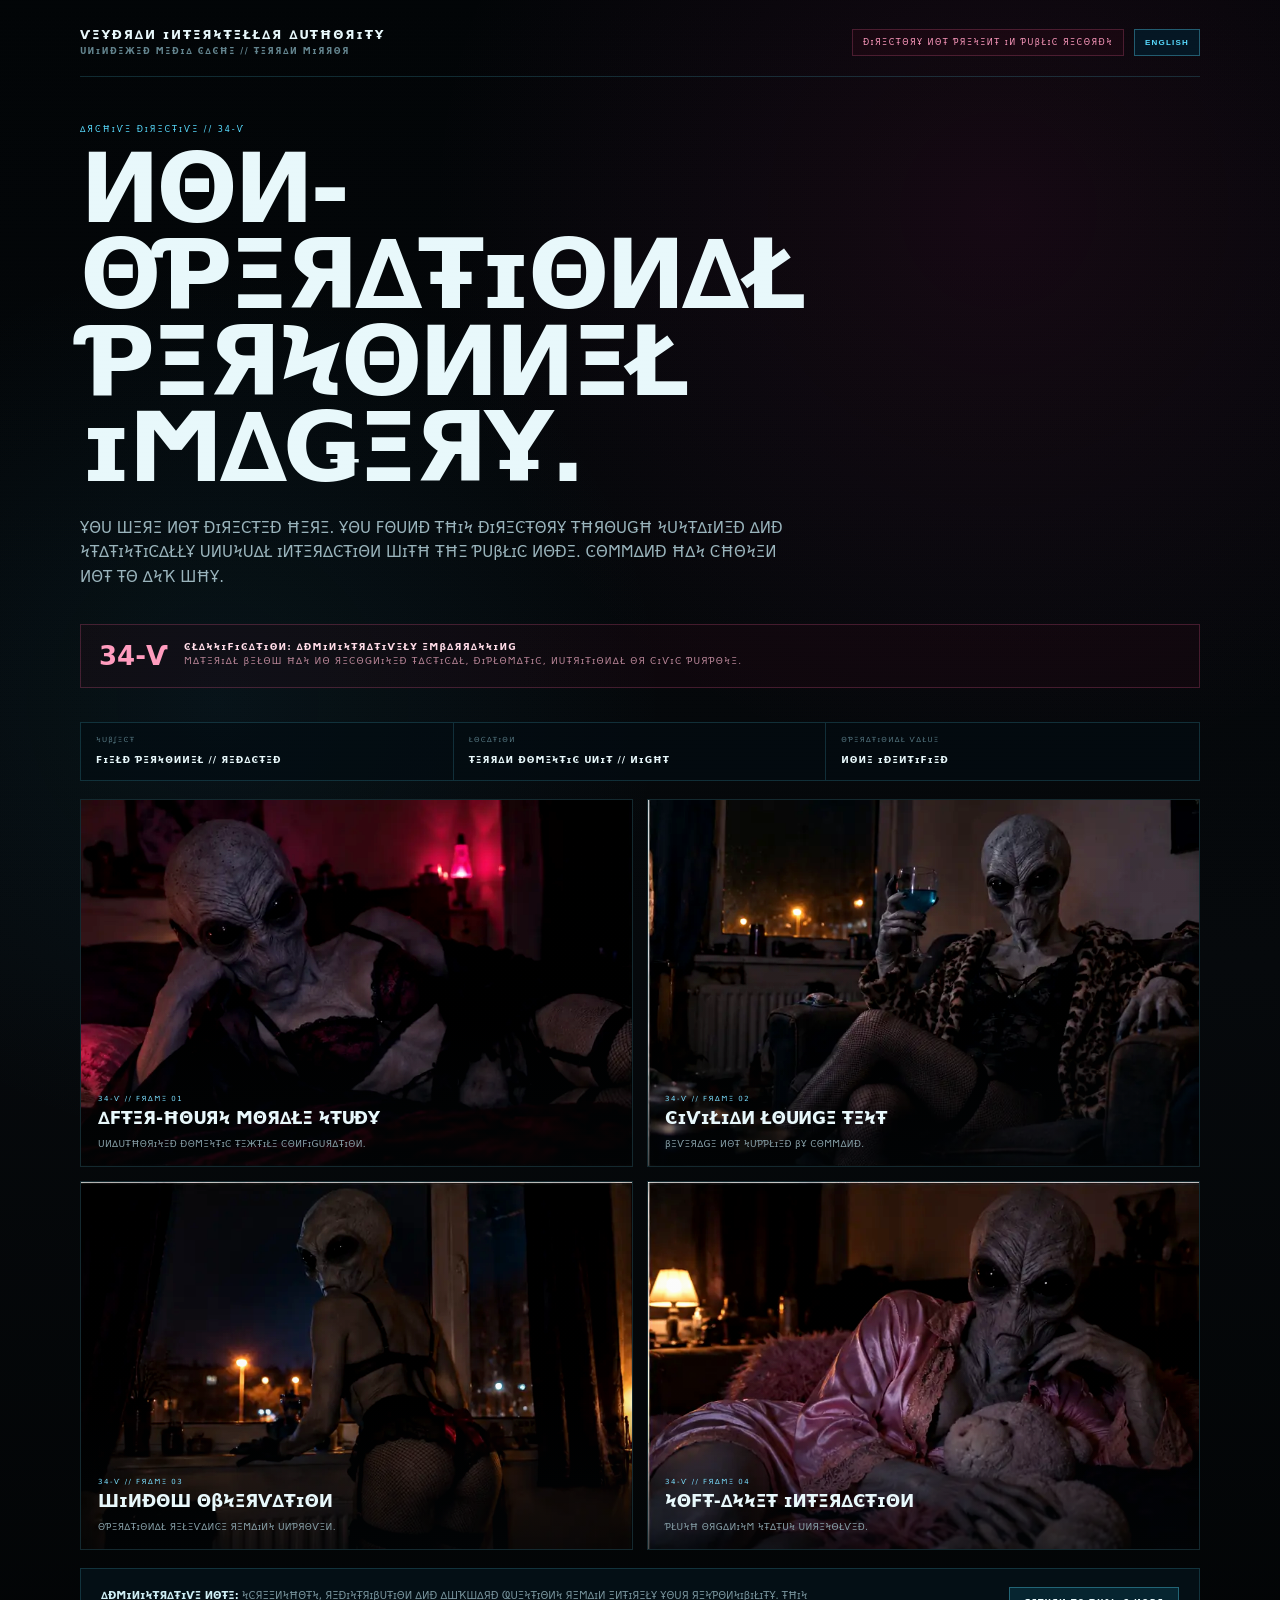
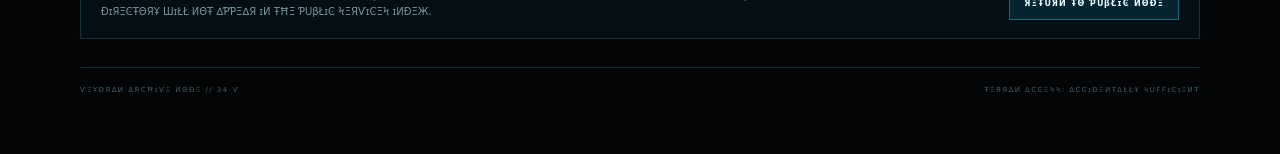
<file: archive/34-v/index.html>
<!doctype html>
<html lang="en">
<head>
  <meta charset="utf-8" />
  <meta name="viewport" content="width=device-width,initial-scale=1" />
  <meta name="theme-color" content="#05070a" />
  <meta name="robots" content="noindex,nofollow,noarchive" />
  <title>Archive 34-V // Unindexed</title>
  <link rel="icon" type="image/svg+xml" href="../../favicon.svg" />
  <style>
    :root{--cyan:#59dcff;--mint:#6dffc4;--text:#e8f8fb;--muted:#78959e;--line:rgba(84,213,242,.18);--panel:rgba(5,17,23,.88)}
    *{box-sizing:border-box}
    html{background:#030609;color:var(--text);font-family:Inter,ui-sans-serif,system-ui,-apple-system,BlinkMacSystemFont,"Segoe UI",sans-serif}
    body{margin:0;min-height:100vh;background:
      radial-gradient(circle at 78% 12%,rgba(188,42,125,.10),transparent 31%),
      radial-gradient(circle at 17% 40%,rgba(36,161,201,.08),transparent 30%),
      linear-gradient(#020507,#06090c 55%,#020405)}
    body:before{content:"";position:fixed;inset:0;pointer-events:none;opacity:.18;background:repeating-linear-gradient(0deg,transparent 0 3px,rgba(255,255,255,.025) 4px)}
    .shell{width:min(1120px,calc(100% - 32px));margin:auto;padding:28px 0 60px}
    .top{display:flex;align-items:center;justify-content:space-between;gap:18px;border-bottom:1px solid var(--line);padding:0 0 20px;margin-bottom:48px}
    .brand{font-size:12px;font-weight:850;letter-spacing:1.8px}.brand small{display:block;color:#63848e;font-size:8px;letter-spacing:1.6px;margin-top:5px}
    .archive-actions{display:flex;align-items:center;gap:10px}.status{font-size:8px;letter-spacing:1.5px;color:#ff9bbf;border:1px solid rgba(255,104,159,.22);padding:8px 10px;background:rgba(73,7,31,.18)}.language-toggle{border:1px solid rgba(89,220,255,.35);background:rgba(4,27,40,.85);color:var(--cyan);padding:8px 10px;font-size:8px;font-weight:850;letter-spacing:1.2px;cursor:pointer}.language-toggle:hover{border-color:var(--cyan)}
    .hero{max-width:850px;margin-bottom:34px}
    .kicker{font-size:8px;letter-spacing:2px;color:var(--cyan);margin-bottom:12px}
    h1{font-size:clamp(50px,8vw,96px);line-height:.9;letter-spacing:-4px;margin:0 0 24px}
    .lede{font-size:15px;line-height:1.65;color:#9ab4bc;max-width:720px}
    .warning{display:grid;grid-template-columns:auto 1fr;gap:16px;border:1px solid rgba(255,101,158,.22);background:rgba(51,5,22,.20);padding:16px 18px;margin:28px 0 34px}
    .warning b{font-size:26px;color:#ff9cbe}.warning div{font-size:9px;letter-spacing:1.2px;color:#ba8799;line-height:1.55}.warning strong{color:#ffdce8}
    .meta{display:grid;grid-template-columns:repeat(3,1fr);border:1px solid var(--line);margin-bottom:18px;background:rgba(2,12,17,.65)}
    .meta div{padding:13px 15px;border-right:1px solid var(--line)}.meta div:last-child{border:0}
    .meta small{display:block;font-size:7px;letter-spacing:1.3px;color:#557680;margin-bottom:4px}.meta strong{font-size:9px;letter-spacing:1px}
    .gallery{display:grid;grid-template-columns:repeat(2,minmax(0,1fr));gap:14px}
    .shot{position:relative;aspect-ratio:3/2;border:1px solid rgba(82,204,234,.16);overflow:hidden;background:#08090b}
    .shot-img{position:absolute;z-index:0;inset:0;width:200%;height:200%;max-width:none;object-fit:fill;opacity:1;filter:brightness(1.14) saturate(.92) contrast(1.04);transition:filter .25s ease,transform .35s ease}
    .shot:after{content:"";position:absolute;z-index:1;inset:0;background:linear-gradient(0deg,rgba(2,5,7,.68) 0%,rgba(2,5,7,.03) 40%,transparent 100%);pointer-events:none}
    .shot:nth-child(2) .shot-img{left:-100%}.shot:nth-child(3) .shot-img{top:-100%}.shot:nth-child(4) .shot-img{left:-100%;top:-100%}
    .shot:hover .shot-img{filter:brightness(1.28) saturate(.98) contrast(1.02);transform:scale(1.02)}
    .caption{position:absolute;z-index:2;left:17px;right:17px;bottom:15px}.shot.media-error:before{content:attr(data-media-error);position:absolute;z-index:3;left:18px;top:18px;color:#ff9bbf;font-size:8px;letter-spacing:1.4px}
    .caption small{display:block;font-size:7px;letter-spacing:1.5px;color:#7bdfff;margin-bottom:5px}.caption strong{display:block;font-size:17px;letter-spacing:-.2px;margin-bottom:4px}.caption span{font-size:9px;color:#88a1a9;letter-spacing:.35px}
    .admin-note{margin-top:18px;padding:18px 20px;border:1px solid var(--line);background:var(--panel);display:flex;justify-content:space-between;gap:24px;align-items:center}
    .admin-note p{margin:0;font-size:10px;line-height:1.55;color:#78949d;max-width:720px}.admin-note strong{color:#cfeef5}
    .back{flex:none;text-decoration:none;color:#eafcff;border:1px solid rgba(86,220,250,.35);background:rgba(7,51,65,.62);padding:11px 14px;font-size:8px;font-weight:850;letter-spacing:1.2px}
    footer{margin-top:28px;padding-top:18px;border-top:1px solid var(--line);font-size:7px;letter-spacing:1.45px;color:#405d65;display:flex;justify-content:space-between;gap:18px}
    @media(max-width:720px){.gallery{grid-template-columns:1fr}.meta{grid-template-columns:1fr}.meta div{border-right:0;border-bottom:1px solid var(--line)}.meta div:last-child{border-bottom:0}.admin-note{align-items:flex-start;flex-direction:column}.top{align-items:flex-start}.status{display:none}.archive-actions{margin-left:auto}h1{letter-spacing:-2.5px}}
  </style>
</head>
<body>
  <main class="shell">
    <header class="top">
      <div class="brand">VEYDRAN INTERSTELLAR AUTHORITY<small>UNINDEXED MEDIA CACHE // TERRAN MIRROR</small></div>
      <div class="archive-actions">
        <div class="status">DIRECTORY NOT PRESENT IN PUBLIC RECORDS</div>
        <button class="language-toggle" id="languageToggle" type="button" data-no-vey="true">ENGLISH</button>
      </div>
    </header>

    <section class="hero">
      <div class="kicker">ARCHIVE DIRECTIVE // 34-V</div>
      <h1>Non-operational personnel imagery.</h1>
      <p class="lede">You were not directed here. You found this directory through sustained and statistically unusual interaction with the public node. Command has chosen not to ask why.</p>
    </section>

    <section class="warning">
      <b>34-V</b>
      <div><strong>CLASSIFICATION: ADMINISTRATIVELY EMBARRASSING</strong><br/>Material below has no recognised tactical, diplomatic, nutritional or civic purpose.</div>
    </section>

    <section class="meta">
      <div><small>SUBJECT</small><strong>FIELD PERSONNEL // REDACTED</strong></div>
      <div><small>LOCATION</small><strong>TERRAN DOMESTIC UNIT // NIGHT</strong></div>
      <div><small>OPERATIONAL VALUE</small><strong>NONE IDENTIFIED</strong></div>
    </section>

    <section class="gallery" aria-label="Archive 34-V media" data-media-layout="four-distinct-frames">
      <article class="shot"><img class="shot-img" src="/assets/34v-gallery-restored.webp?v=20261020-1" alt="" aria-hidden="true" decoding="sync" fetchpriority="high"><div class="caption"><small>34-V // FRAME 01</small><strong>After-hours morale study</strong><span>Unauthorised domestic textile configuration.</span></div></article>
      <article class="shot"><img class="shot-img" src="/assets/34v-gallery-restored.webp?v=20261020-1" alt="" aria-hidden="true" decoding="sync"><div class="caption"><small>34-V // FRAME 02</small><strong>Civilian lounge test</strong><span>Beverage not supplied by Command.</span></div></article>
      <article class="shot"><img class="shot-img" src="/assets/34v-gallery-restored.webp?v=20261020-1" alt="" aria-hidden="true" decoding="sync"><div class="caption"><small>34-V // FRAME 03</small><strong>Window observation</strong><span>Operational relevance remains unproven.</span></div></article>
      <article class="shot"><img class="shot-img" src="/assets/34v-gallery-restored.webp?v=20261020-1" alt="" aria-hidden="true" decoding="sync"><div class="caption"><small>34-V // FRAME 04</small><strong>Soft-asset interaction</strong><span>Plush organism status unresolved.</span></div></article>
    </section>

    <section class="admin-note">
      <p><strong>ADMINISTRATIVE NOTE:</strong> Screenshots, redistribution and awkward questions remain entirely your responsibility. This directory will not appear in the public services index.</p>
      <a class="back" href="/">RETURN TO PUBLIC NODE</a>
    </section>

    <footer><span>VEYDRAN ARCHIVE NODE // 34-V</span><span>TERRAN ACCESS: ACCIDENTALLY SUFFICIENT</span></footer>
  </main>
  <script>
    (() => {
      const glyphMap={A:'∆',B:'β',C:'Ͼ',D:'Ð',E:'Ξ',F:'Ϝ',G:'Ǥ',H:'Ħ',I:'ɪ',J:'ʆ',K:'Ҡ',L:'Ł',M:'Ϻ',N:'И',O:'Θ',P:'Ƥ',Q:'Ҩ',R:'Я',S:'Ϟ',T:'Ŧ',U:'Ս',V:'Ѵ',W:'Ш',X:'Ж',Y:'Ұ',Z:'Ȥ'};
      const toggle=document.getElementById('languageToggle');
      const nodes=[];
      const walker=document.createTreeWalker(document.body,NodeFilter.SHOW_TEXT,{acceptNode(node){
        if(!node.nodeValue.trim()) return NodeFilter.FILTER_REJECT;
        const parent=node.parentElement;
        if(!parent || parent.closest('[data-no-vey="true"]') || ['SCRIPT','STYLE'].includes(parent.tagName)) return NodeFilter.FILTER_REJECT;
        return NodeFilter.FILTER_ACCEPT;
      }});
      let n; while((n=walker.nextNode())) nodes.push({node:n,english:n.nodeValue});
      const toVey=(text)=>[...text].map(c=>glyphMap[c.toUpperCase()]||c).join('');
      const readLang=()=>{const m=document.cookie.match(/(?:^|;\s*)vey_lang=(en|vey)(?:;|$)/);return m?m[1]:'vey';};
      const saveLang=(v)=>{document.cookie='vey_lang='+v+'; Domain=veydran.space; Path=/; Max-Age=31536000; SameSite=Lax; Secure';};
      let language=readLang();
      function apply(){
        const vey=language==='vey';
        nodes.forEach(({node,english})=>node.nodeValue=vey?toVey(english):english);
        document.documentElement.lang=vey?'x-vey':'en';
        document.title=vey?toVey('Archive 34-V // Unindexed'):'Archive 34-V // Unindexed';
        toggle.textContent=vey?'ENGLISH':'VEYDRAN';
      }
      toggle.addEventListener('click',()=>{language=language==='vey'?'en':'vey';saveLang(language);apply();});
      const galleryImages=[...document.querySelectorAll('.shot-img')];
      galleryImages.forEach((img)=>{
        img.addEventListener('error',()=>{
          const shot=img.closest('.shot');
          if(shot){shot.classList.add('media-error');shot.setAttribute('data-media-error','MEDIA ASSET FAILED TO LOAD');}
        });
      });

      apply();
    })();
  </script>
</body>
</html>
</file>
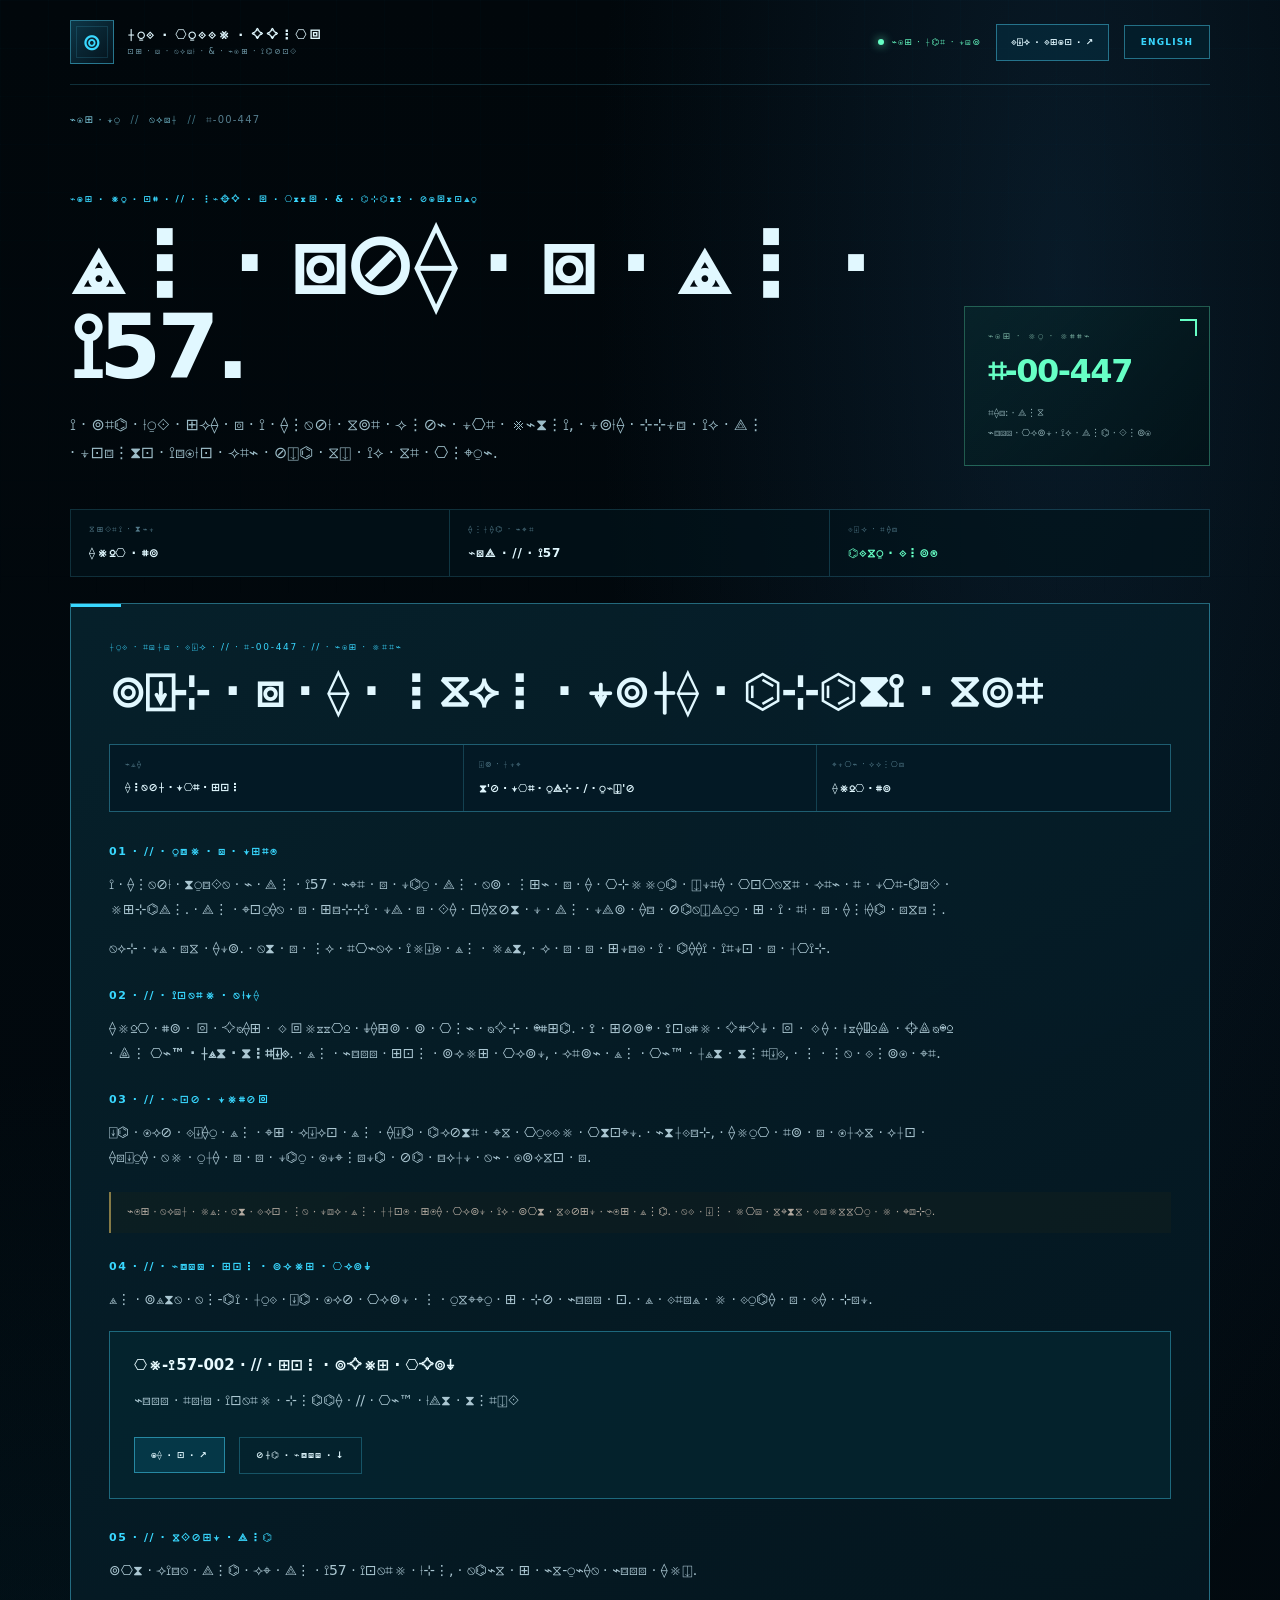
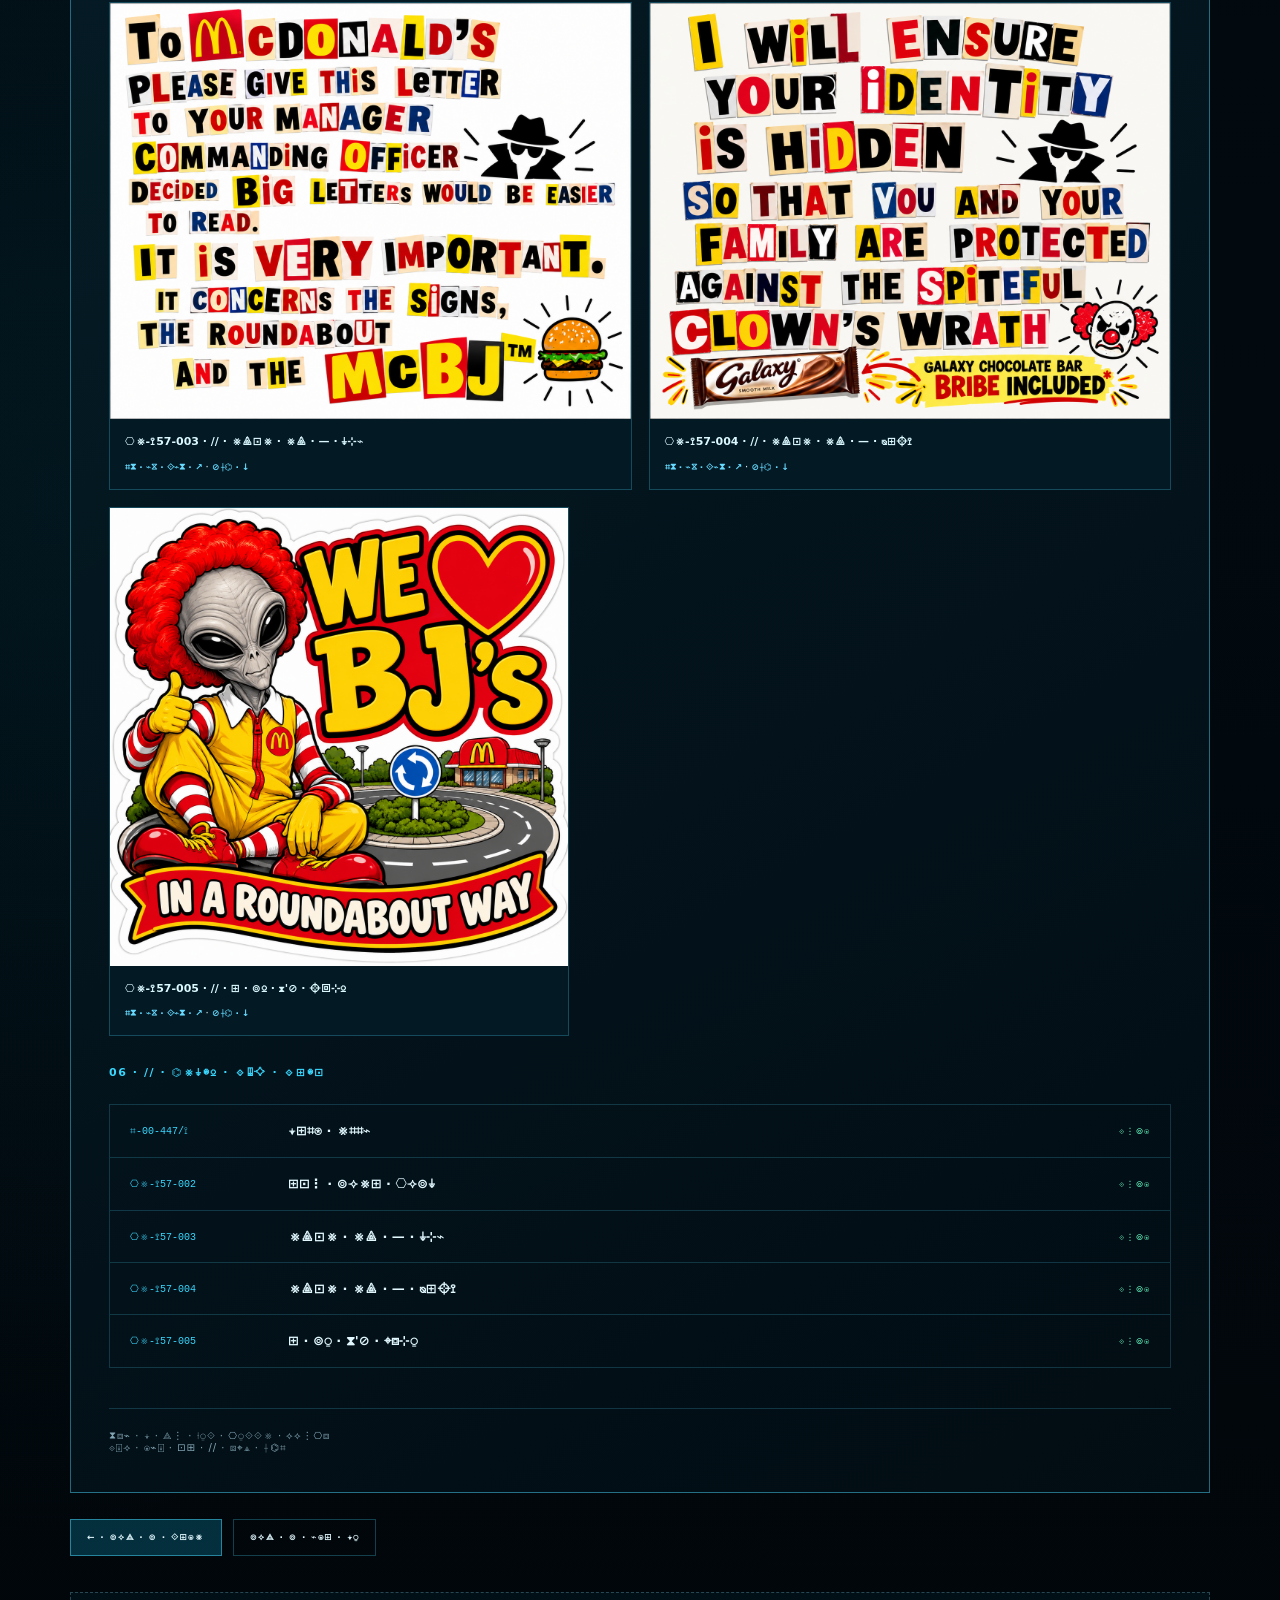
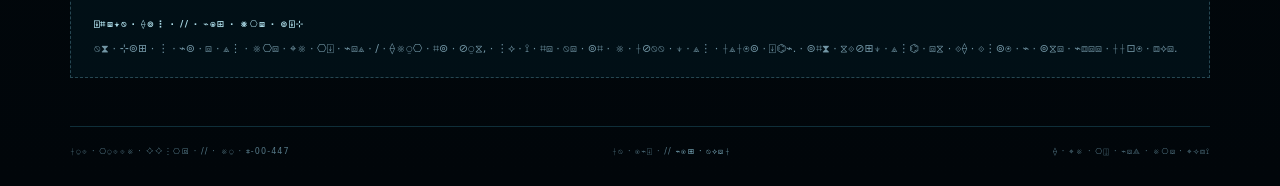
<file: records/a57/index.html>
<!doctype html>
<html lang="x-vey">
<head>
  <meta charset="utf-8">
  <meta name="viewport" content="width=device-width,initial-scale=1">
  <meta name="theme-color" content="#020a10">
  <meta name="description" content="Public case file T-00-447: The Battle of the A57, maintained by the Veydran Interstellar Authority.">
  <title>T-00-447 — The Battle of the A57 | Veydran Records</title>
  <link rel="icon" href="../../favicon.svg" type="image/svg+xml">
  <link rel="stylesheet" href="../styles.css?v=20261026-1">
<style>
.a57-pdf{margin:19px 0 32px;padding:24px;border:1px solid rgba(73,217,255,.38);background:rgba(4,38,49,.75)}
.a57-pdf>strong{font-size:15px;color:#e9fbff;display:block}
.a57-pdf .action{margin:10px 9px 0 0}
.a57-exhibits{display:grid;grid-template-columns:repeat(2,minmax(0,1fr));gap:17px;margin:18px 0 30px}
.a57-exhibits figure{margin:0;border:1px solid rgba(73,217,255,.25);background:#031924;overflow:hidden}
.a57-exhibits figure:last-child{max-width:460px}
.a57-exhibits img{display:block;width:100%;height:auto}
.a57-exhibits figcaption{padding:14px 15px;font-size:10px;line-height:1.6}
.a57-exhibits figcaption strong{display:block;margin-bottom:8px;font-size:11px;color:#dbf9ff}
.a57-exhibits figcaption a{color:#66dbff;text-decoration:none;font-size:9px;font-weight:800}
@media(max-width:650px){.a57-exhibits{grid-template-columns:1fr}}
</style>  <noscript><style>body.vey-loading{visibility:visible}</style></noscript>
</head>
<body class="vey-loading">
  <div class="wrap">
    <header class="site-head">
      <a class="brand" href="/" aria-label="Veydran Interstellar Authority home">
        <span class="seal" aria-hidden="true">V</span>
        <span><strong>VEYDRAN INTERSTELLAR AUTHORITY</strong><small>OFFICE OF RECORDS &amp; PUBLIC DISCLOSURE</small></span>
      </a>
      <nav aria-label="Top navigation">
        <span class="node-live">PUBLIC MIRROR ONLINE</span>
        <a class="back-link" href="../">DOCUMENT REGISTER ↗</a>
        <button class="language-toggle" id="languageToggle" type="button" data-no-vey="true" aria-label="Switch to English">ENGLISH</button>
      </nav>
    </header>
    <main>
      <div class="crumbs"><a href="/">PUBLIC NODE</a><span>//</span><a href="../">RECORDS</a><span>//</span>T-00-447</div>
      <section class="hero" aria-labelledby="pageTitle">
        <div>
          <div class="kicker">PUBLIC CASE FILE // DEPARTMENT OF CULTURAL &amp; NUTRITIONAL RECONNAISSANCE</div>
          <h1 id="pageTitle">The Battle of the A57.</h1>
          <p class="lead">A formal Veydran account of a terrestrial dispute involving burger advertising, roadside territory and the deteriorating relationship between common sense and sign installation.</p>
        </div>
        <aside class="clearance-stamp">
          <small>PUBLIC CASE ABSTRACT</small>
          <strong>T-00-447</strong>
          <span>STATUS: CLOSED<br>ORIGINAL DIRECTIVE AND EXHIBITS RELEASED</span>
        </aside>
      </section>
      <div class="rail">
        <div><small>ORIGINATING OFFICER</small><strong>COMMANDER VRAX</strong></div>
        <div><small>TERRITORIAL SECTOR</small><strong>EARTH // A57</strong></div>
        <div><small>DOCUMENT STATUS</small><strong class="live">DOCUMENTS RELEASED</strong></div>
      </div>
      <article class="document-sheet">
        <div class="sheet-label">VEYDRAN OFFICIAL DOCUMENT // T-00-447 // PUBLIC ABSTRACT</div>
        <h2>Record of an escalating roadside nutritional dispute</h2>
        <div class="sheet-meta">
          <div><small>SUBJECT</small><strong>TERRESTRIAL BURGER SIGNAGE</strong></div>
          <div><small>LOCAL PARTIES</small><strong>BJ'S BURGER SHACK / McDONALD'S</strong></div>
          <div><small>RECORDING AUTHORITY</small><strong>COMMANDER VRAX</strong></div>
        </div>

        <h3>01 // SUMMARY OF INCIDENT</h3>
        <p>A terrestrial roundabout in the A57 sector has become the focal point of an increasingly elaborate confrontation between two burger-selling establishments. The deployment of promotional signs has been interpreted by the assigned field representative as a form of territorial signalling.</p>
        <p>Further signs have appeared. This has not materially improved the situation, but it has provided a surprising quantity of paperwork.</p>

        <h3>02 // DIPLOMATIC POSITION</h3>
        <p>Commander Vrax has initiated correspondence intended to avert further escalation. A proposed diplomatic arrangement has been provisionally designated the <strong>McBJ™ Peace Initiative</strong>. The original signage ceasefire directive, including the McBJ™ Peace Initiative, is now released below.</p>

        <h3>03 // CURRENT DETERMINATION</h3>
        <p>High Command considers the matter beneath the normal threshold for interstellar intervention. Unfortunately, Commander Vrax has submitted enough documentation that ignoring it has become administratively more expensive than acknowledging it.</p>

        <div class="annotation">PUBLIC RECORDS NOTE: This dossier now includes the supplied outgoing directive and three supporting public exhibits. All are fictional satirical correspondence or artwork.</div>

        <h3>04 // ORIGINAL SIGNAGE CEASEFIRE DIRECTIVE</h3>
        <p>The complete one-page Veydran High Command directive is reproduced as its original PDF. No retyping or redesign has been applied.</p>
        <div class="a57-pdf">
          <strong>VEF-A57-002 // SIGNAGE CEASEFIRE DIRECTIVE</strong>
          <p>Original official diplomatic communication // McBJ™ Peace Initiative</p>
          <a class="action" href="../files/a57-signage-ceasefire-directive.pdf" target="_blank" rel="noopener">OPEN PDF ↗</a>
          <a class="action ghost" href="../files/a57-signage-ceasefire-directive.pdf" download="VEF-A57-002-Signage-Ceasefire-Directive.pdf">DOWNLOAD ORIGINAL ↓</a>
        </div>
        <h3>05 // SUPPORTING EXHIBITS</h3>
        <p>Three additional exhibits from the A57 diplomatic exchange, published as full-resolution original images.</p>
        <div class="a57-exhibits"><figure><a href="../files/a57-anonymous-note-front.png" target="_blank" rel="noopener"><img loading="lazy" src="../files/a57-anonymous-note-front.png" alt="Ransom-style cutout text addressed to McDonald's, requesting delivery to the commanding officer's manager."></a><figcaption><strong>VEF-A57-003 // Delivery note — front</strong><a href="../files/a57-anonymous-note-front.png" target="_blank" rel="noopener">VIEW FULL IMAGE ↗</a> · <a href="../files/a57-anonymous-note-front.png" download>DOWNLOAD ↓</a></figcaption></figure>
<figure><a href="../files/a57-anonymous-note-reverse.png" target="_blank" rel="noopener"><img loading="lazy" src="../files/a57-anonymous-note-reverse.png" alt="Ransom-style cutout text promising anonymity and mentioning a Galaxy chocolate bar bribe."></a><figcaption><strong>VEF-A57-004 // Delivery note — reverse</strong><a href="../files/a57-anonymous-note-reverse.png" target="_blank" rel="noopener">VIEW FULL IMAGE ↗</a> · <a href="../files/a57-anonymous-note-reverse.png" download>DOWNLOAD ↓</a></figcaption></figure>
<figure><a href="../files/a57-we-love-bjs.png" target="_blank" rel="noopener"><img loading="lazy" src="../files/a57-we-love-bjs.png" alt="Cartoon Vrax wearing a McDonald's-style clown costume, with We Love BJ's in a Roundabout Way slogan."></a><figcaption><strong>VEF-A57-005 // We Love BJ's artwork</strong><a href="../files/a57-we-love-bjs.png" target="_blank" rel="noopener">VIEW FULL IMAGE ↗</a> · <a href="../files/a57-we-love-bjs.png" download>DOWNLOAD ↓</a></figcaption></figure></div>
        <h3>06 // ASSOCIATED DOCUMENT REGISTER</h3>
        <div class="file-table">
          <div class="file-row"><code>T-00-447/A</code><strong>Incident abstract</strong><span style="color:#66ffc5">RELEASED</span></div>
          <div class="file-row"><code>VEF-A57-002</code><strong>Signage Ceasefire Directive</strong><span style="color:#66ffc5">RELEASED</span></div>
          <div class="file-row"><code>VEF-A57-003</code><strong>Delivery note — front</strong><span style="color:#66ffc5">RELEASED</span></div>
<div class="file-row"><code>VEF-A57-004</code><strong>Delivery note — reverse</strong><span style="color:#66ffc5">RELEASED</span></div>
<div class="file-row"><code>VEF-A57-005</code><strong>We Love BJ's artwork</strong><span style="color:#66ffc5">RELEASED</span></div>
        </div>
        <div class="signature">FILED BY THE VEYDRAN INTERSTELLAR AUTHORITY<br>DOCUMENT CONTROL OFFICE // TERRAN MIRROR</div>
      </article>
      <div class="actions">
        <a class="action" href="../">← RETURN TO REGISTRY</a>
        <a class="action ghost" href="/">RETURN TO PUBLIC NODE</a>
      </div>
      <aside class="procedure">
        <strong>CLASSIFICATION NOTICE // PUBLIC FICTIONAL RECORD</strong>
        <p>This entry is part of the fictional Alien Eats Earth / Commander Vrax universe, not a real legal filing or statement by the businesses named. These supporting exhibits have been released in their original supplied formats.</p>
      </aside>
    </main>
    <footer class="site-footer">
      <span>VEYDRAN INTERSTELLAR AUTHORITY // CASE T-00-447</span>
      <span>DOC CONTROL // <a href="../">PUBLIC RECORDS</a></span>
      <span>AN ALIEN EATS EARTH FICTIONAL ARCHIVE</span>
    </footer>
  </div>
  <script src="../language.js?v=20261026-1"></script>
  <script src="../../assets/web-analytics.js?v=20261026-1"></script>
</body>
</html>
</file>
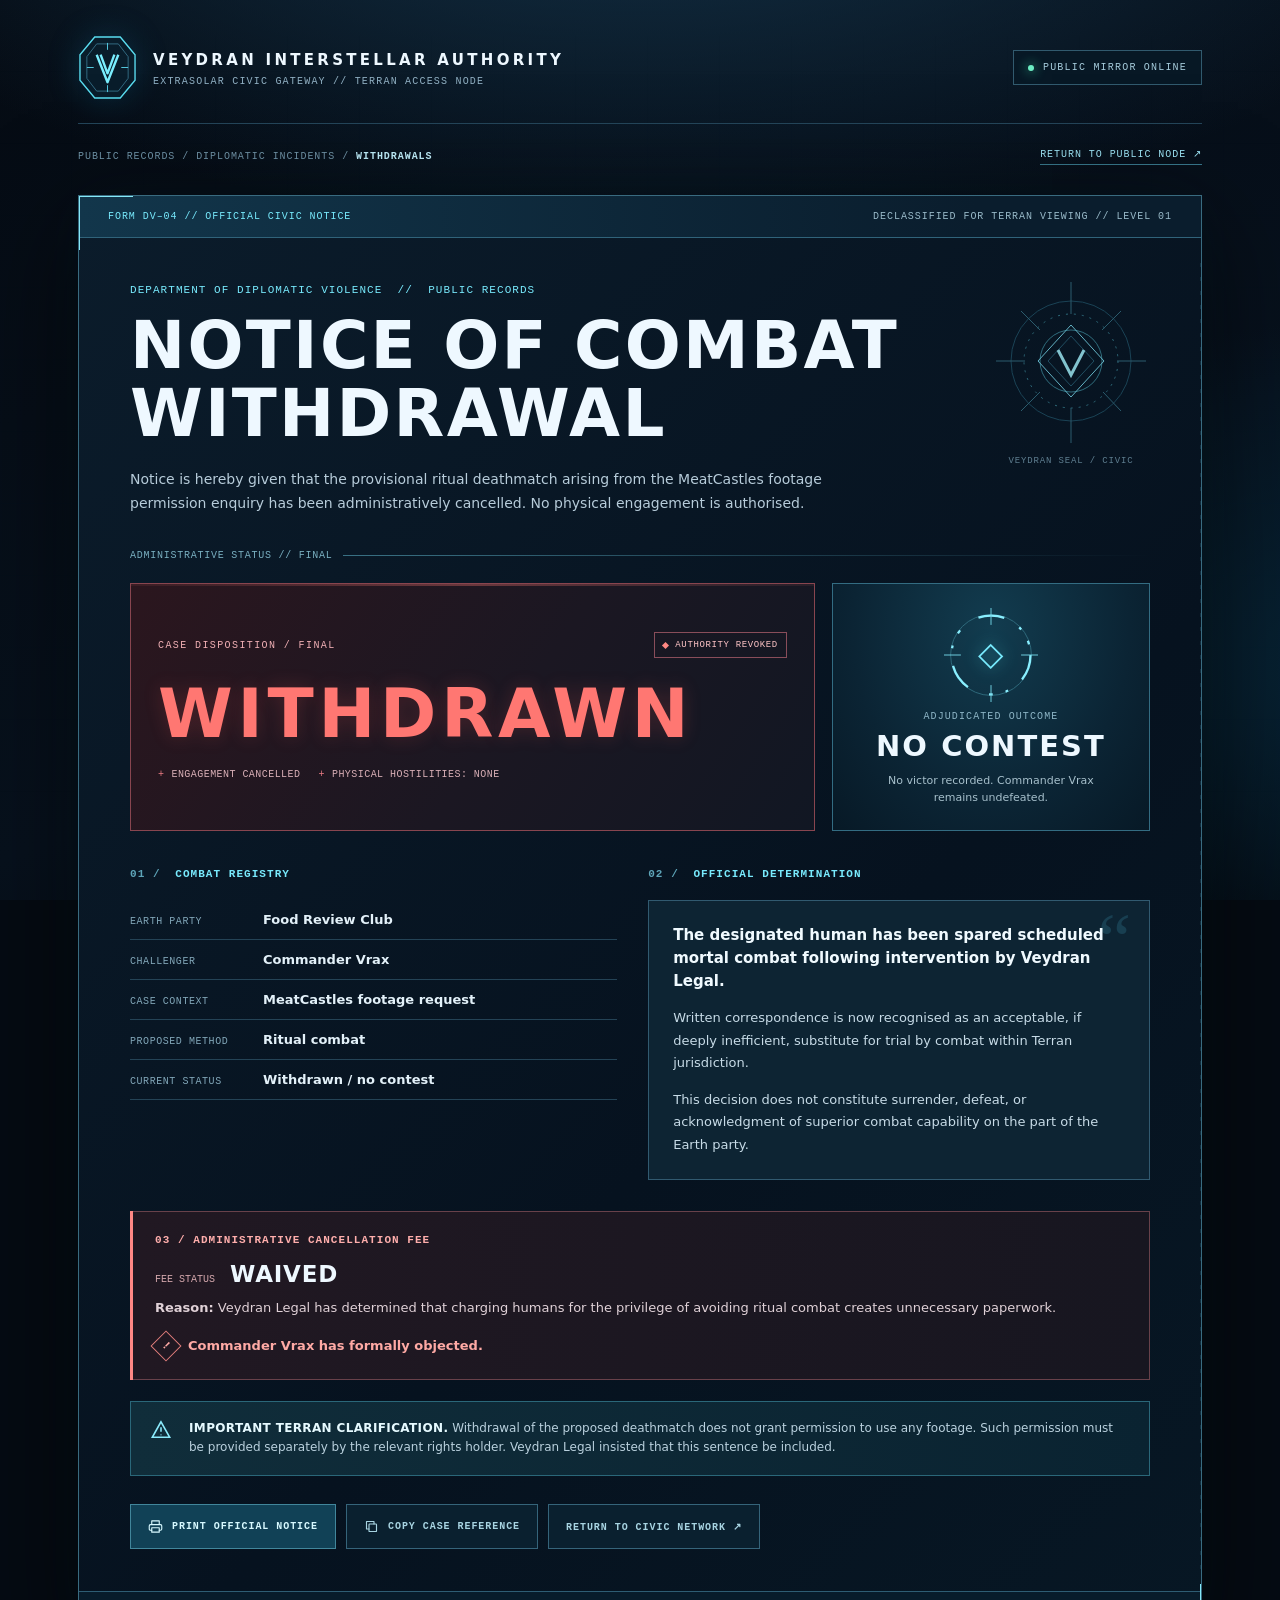
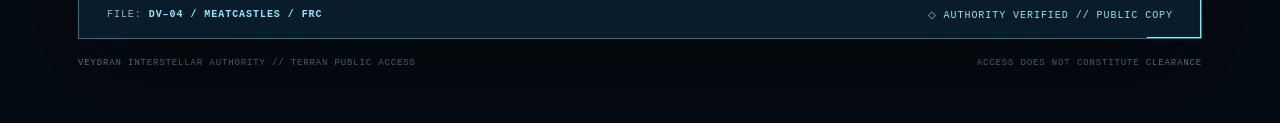
<file: records/dv-04-food-review-club/index.html>
<!doctype html>
<html lang="en">
<head>
<meta charset="utf-8">
<meta name="viewport" content="width=device-width,initial-scale=1">
<meta name="theme-color" content="#050c15">
<meta name="description" content="Veydran Interstellar Authority. Form DV-04: formal withdrawal of the proposed Food Review Club ritual deathmatch. Commander Vrax remains undefeated.">
<title>Form DV-04 — Notice of Combat Withdrawal | Veydran Interstellar Authority</title>
<style>
:root{color-scheme:dark;--bg:#050b13;--navy:#081726;--panel:#0a1a29;--panel2:#0e2534;--pale:#eef8ff;--body:#bed2df;--quiet:#7796aa;--line:#245063;--line2:#33768b;--cyan:#78eafd;--bright:#c7f9ff;--red:#ff7772;--redline:#80404d;--mono:Consolas,'Cascadia Mono','Courier New',monospace;--sans:Bahnschrift,'Arial Narrow','Segoe UI',system-ui,sans-serif}
*{box-sizing:border-box}
html{scroll-behavior:smooth}
body{margin:0;background:var(--bg);color:var(--pale);font-family:var(--sans);-webkit-font-smoothing:antialiased}
body:before{content:"";pointer-events:none;position:fixed;inset:0;z-index:-2;background:radial-gradient(ellipse 78% 49% at 50% -17%,#14344b 0%,transparent 87%),radial-gradient(ellipse 70% 60% at 110% 74%,#072537 0%,transparent 65%),linear-gradient(160deg,#050b13,#07111d 63%,#040910)}
body:after{content:"";pointer-events:none;position:fixed;inset:0;z-index:-1;opacity:.23;background-image:linear-gradient(90deg,transparent 0,transparent calc(100% - 1px),rgba(76,152,181,.11) 100%),linear-gradient(transparent 0,transparent calc(100% - 1px),rgba(76,152,181,.1) 100%);background-size:72px 72px;mask-image:linear-gradient(to bottom,#0004,#000 55%,#0003)}
a{color:var(--cyan)}
.wrapper{max-width:1192px;margin:0 auto;padding:35px 34px 55px}
.uppercase,.kicker,.mono,.meta-title,.filehead,.badge,.nav,.paper-foot,.site-foot,.tiny,.action,.record-title,.legal h3,.secondarytext,.right-head{font-family:var(--mono);text-transform:uppercase;letter-spacing:.095em}
.site-header{display:flex;justify-content:space-between;align-items:center;gap:18px;padding:0 0 23px;border-bottom:1px solid #244559}
.identity{display:flex;align-items:center;gap:16px}
.insignia{width:59px;height:65px;flex:none;filter:drop-shadow(0 0 15px #0a6e9748)}
.agency{font-weight:800;font-size:15px;letter-spacing:.22em;line-height:1.6}
.agency-sub{margin-top:4px;font:10px var(--mono);letter-spacing:.12em;color:#91b1c4}
.system-pill{padding:11px 14px;border:1px solid #315a6e;background:#071825;font:10px var(--mono);letter-spacing:.12em;color:#a6ccdc;display:flex;gap:9px;align-items:center;white-space:nowrap}
.statusdot{width:6px;height:6px;border-radius:50%;background:#6ceec4;box-shadow:0 0 12px #3cedb8}
.nav{display:flex;justify-content:space-between;gap:15px;align-items:center;margin:24px 0 30px;color:#7195a9;font-size:10px}
.nav b{color:#c2f2ff;font-weight:600}
.nav a{text-decoration:none;border-bottom:1px solid #39788d;padding-bottom:4px;color:#a1eafb}
.paper{position:relative;border:1px solid #396b80;background:linear-gradient(135deg,#0b1c2b 0%,#06121f 60%,#071724 100%);box-shadow:0 28px 100px #0009,0 0 60px #0e708312;isolation:isolate;overflow:hidden}
.paper:before,.paper:after{content:"";position:absolute;width:53px;height:53px;z-index:3;pointer-events:none;border-color:#85e9f8;border-style:solid}
.paper:before{top:-1px;left:-1px;border-width:2px 0 0 2px}
.paper:after{right:-1px;bottom:-1px;border-width:0 2px 2px 0}
.paper-head{display:flex;justify-content:space-between;gap:16px;align-items:center;padding:15px 29px;background:linear-gradient(90deg,#12364b,#0a1d2d 80%);border-bottom:1px solid #30637a}
.filehead,.right-head{font-size:10px;color:var(--cyan)}
.right-head{color:#99bac9}
.paper-body{padding:0 51px 42px;position:relative}
.paper-body:after{content:"";pointer-events:none;position:absolute;top:25px;right:0;width:1px;height:calc(100% - 45px);background:repeating-linear-gradient(to bottom,#276075 0 4px,transparent 4px 14px);opacity:.35}
.hero{padding:43px 0 20px;display:grid;grid-template-columns:minmax(0,1fr) 154px;gap:30px;align-items:start;position:relative}
.kicker{font-size:11px;color:var(--cyan);line-height:1.65}
.hero h1{margin:13px 0 0;max-width:780px;font-size:clamp(37px,5.7vw,66px);line-height:1.03;font-weight:850;letter-spacing:.034em;text-transform:uppercase}
.hero p{color:#b7ccda;line-height:1.7;max-width:710px;font-size:14px;margin:20px 0 0}
.vertical-mark{width:150px;margin-top:1px;opacity:.78}
.vertical-mark svg{width:100%}
.vertical-mark .tiny{text-align:center;font-size:9px;color:#789db0;margin-top:5px}
.rule{display:flex;align-items:center;gap:10px;color:#79afc0;font:10px var(--mono);letter-spacing:.075em;margin:14px 0 22px}
.rule:after{content:"";flex:1;height:1px;background:linear-gradient(90deg,#397184,transparent)}
.status-area{display:grid;grid-template-columns:minmax(0,1.55fr) minmax(255px,.72fr);gap:17px}
.status-card{border:1px solid #88454f;background:linear-gradient(125deg,#2b161e,#1b1722 55%,#111723);min-height:248px;position:relative;overflow:hidden;display:flex;flex-direction:column;justify-content:center;padding:30px 27px 28px}
.status-card:before{content:"";position:absolute;inset:0;background:linear-gradient(to bottom,transparent 97%,rgba(255,107,101,.13) 100%);background-size:100% 6px;pointer-events:none;opacity:.6}
.status-card:after{content:"";position:absolute;left:-15%;right:-15%;height:2px;top:0;background:linear-gradient(90deg,transparent,#ff787355,transparent);animation:redscan 7s ease-in-out infinite;pointer-events:none}
.status-row{display:flex;align-items:center;justify-content:space-between;gap:10px;position:relative;z-index:1}
.status-label{font:10px var(--mono);letter-spacing:.14em;color:#f0afb4;text-transform:uppercase}
.revoked{display:flex;align-items:center;gap:7px;color:#ffc5c7;font:9px var(--mono);letter-spacing:.07em;border:1px solid #894d5a;padding:7px 8px;white-space:nowrap}
.revoked:before{content:"";width:5px;height:5px;background:#ff8883;transform:rotate(45deg)}
.stamp{font-size:clamp(42px,5.3vw,73px);font-weight:900;line-height:1;letter-spacing:.07em;color:var(--red);text-shadow:0 0 19px #ff595430;margin:22px 0 18px;position:relative;z-index:1;animation:stampin .6s cubic-bezier(.2,.8,.2,1) both}
.status-foot{position:relative;z-index:1;display:flex;gap:18px;flex-wrap:wrap;align-items:center;color:#d9afb6;font:10px/1.7 var(--mono);text-transform:uppercase;letter-spacing:.045em}
.status-foot span:before{content:'+';margin-right:7px;color:#ea7b84}
.no-contest{border:1px solid #336c82;background:radial-gradient(ellipse at 50% 18%,#123c4f 0%,#0b2434 62%,#071926 100%);min-height:248px;padding:20px;display:flex;flex-direction:column;align-items:center;text-align:center;justify-content:center;gap:9px}
.ring{width:94px;height:94px;position:relative;display:grid;place-items:center}
.ring svg{width:94px;height:94px;position:absolute;inset:0;animation:spin 48s linear infinite}
.ring .glyph{font-family:var(--mono);color:var(--cyan);font-size:33px;text-shadow:0 0 15px #47dce9a0}
.no-contest small{color:#8db5c6;font:10px var(--mono);letter-spacing:.11em;text-transform:uppercase}
.no-contest strong{font-weight:850;font-size:29px;letter-spacing:.07em;line-height:1.1}
.no-contest p{margin:0;color:#a7c0cc;font-size:11px;line-height:1.55;max-width:240px}
.dossier{display:grid;grid-template-columns:minmax(0,1fr) minmax(0,1.03fr);gap:31px;margin:37px 0 31px}
.record-title{font-size:11px;color:var(--cyan);margin:0 0 20px}
.record-title span{color:#5ea5b9;margin-right:7px}
.registry{display:grid;gap:0;margin:0}
.registry div{display:grid;grid-template-columns:123px 1fr;gap:10px;border-bottom:1px solid #244356;padding:12px 0;align-items:baseline}
.registry dt{font:10px var(--mono);text-transform:uppercase;letter-spacing:.055em;color:#82a7b9}
.registry dd{margin:0;font-size:13px;font-weight:650;color:#e3f1f9}
.statement{border:1px solid #315a70;background:#0d2433;padding:23px 24px;position:relative}
.statement:before{content:'“';position:absolute;right:18px;top:0;font-family:Georgia,serif;font-size:75px;color:#183f51;line-height:1;pointer-events:none}
.statement p{position:relative;margin:0 0 14px;color:#c7dbe7;font-size:13px;line-height:1.73}
.statement p:last-child{margin-bottom:0}
.statement .lead{font-size:15px;font-weight:750;color:#f0faff;line-height:1.55;padding-right:16px}
.legal{position:relative;border:1px solid #68414a;background:linear-gradient(90deg,#211822,#171620);padding:22px 24px;margin:0 0 21px}
.legal:before{content:'';position:absolute;top:-1px;bottom:-1px;left:-1px;width:3px;background:#ff8885}
.legal h3{margin:0 0 15px;color:#ffaeac;font-size:11px}
.fee{display:flex;align-items:baseline;gap:15px;flex-wrap:wrap;margin-bottom:10px}
.fee small{font:10px var(--mono);color:#d6a9ae;text-transform:uppercase}
.fee strong{font-size:23px;letter-spacing:.035em}
.legal p{margin:0;color:#e0d1d7;font-size:13px;line-height:1.72}
.objection{display:flex;align-items:center;gap:11px;margin-top:15px;font-weight:800;font-size:13px;color:#ffaaa5}
.objection:before{content:'!';display:grid;place-items:center;width:20px;height:20px;flex:none;border:1px solid #e17d7b;font:800 12px var(--mono);transform:rotate(45deg)}
.objection span{display:block}
.objection:before{line-height:1}
.permission{display:flex;align-items:flex-start;gap:17px;border:1px solid #2a6779;background:linear-gradient(90deg,#102d3a,#0a2331);padding:17px 19px}
.permission svg{width:22px;height:22px;flex:none;color:#8beafb}
.permission p{margin:0;color:#bad1de;font-size:12px;line-height:1.65}
.permission strong{color:#e6faff;letter-spacing:.03em}
.actions{display:flex;flex-wrap:wrap;gap:10px;margin-top:28px}
.action{border:1px solid #41869b;background:#114156;color:#d7f9ff;padding:14px 17px;font-weight:700;font-size:10px;text-decoration:none;display:inline-flex;align-items:center;justify-content:center;gap:9px;cursor:pointer;transition:border-color .16s,background .16s,transform .16s}
.action:hover{background:#1b526b;border-color:#81e9fc;transform:translateY(-1px)}
.action:focus-visible,.nav a:focus-visible{outline:2px solid #b9f8ff;outline-offset:3px}
.action.secondary{background:#0a202f;border-color:#35647a;color:#a8d4e2}
.action.secondary:hover{background:#123549}
.action svg{width:15px;height:15px;stroke:currentColor;fill:none;stroke-width:1.8;stroke-linecap:round;stroke-linejoin:round}
.paper-foot{display:flex;justify-content:space-between;gap:18px;flex-wrap:wrap;border-top:1px solid #2e5d74;background:#081c2b;padding:17px 28px;color:#8cb2c5;font-size:10px}
.paper-foot b{color:#8ee9fc;font-weight:600}
.site-foot{display:flex;justify-content:space-between;gap:15px;flex-wrap:wrap;margin-top:19px;color:#66899e;font-size:9px}
.verify{color:#8ee8da!important}
.verify:before{content:'◇';margin-right:7px;color:#6af5d9}
.assistive{position:absolute;width:1px;height:1px;overflow:hidden;clip:rect(0 0 0 0);white-space:nowrap}
.toast{position:fixed;z-index:10;left:50%;bottom:25px;transform:translate(-50%,14px);padding:12px 18px;background:#123a48;border:1px solid #76dcf0;color:#eafaff;font:12px var(--mono);opacity:0;transition:.2s;pointer-events:none;box-shadow:0 12px 38px #0007}
.toast.show{opacity:1;transform:translate(-50%,0)}
@keyframes stampin{from{opacity:0;transform:scale(1.045);filter:blur(4px)}to{opacity:1;transform:scale(1);filter:blur(0)}}
@keyframes spin{to{transform:rotate(360deg)}}
@keyframes redscan{0%,15%{transform:translateY(0);opacity:0}45%{opacity:1}70%,100%{transform:translateY(280px);opacity:0}}
@media(max-width:850px){.wrapper{padding:25px 20px 40px}.paper-body{padding:0 28px 31px}.hero{grid-template-columns:1fr}.vertical-mark{display:none}.hero h1{font-size:clamp(36px,7vw,55px)}.status-area{grid-template-columns:minmax(0,1.25fr) minmax(220px,.8fr)}.status-card{padding:21px 19px}.stamp{font-size:clamp(37px,6.5vw,62px)}}
@media(max-width:660px){.wrapper{padding:17px 12px 30px}.site-header{padding-bottom:15px}.insignia{width:46px;height:51px}.agency{font-size:11px;letter-spacing:.11em}.agency-sub{font-size:9px;line-height:1.5}.system-pill{display:none}.nav{margin:19px 0 18px;font-size:9px;line-height:1.5;align-items:flex-start}.nav .trail{max-width:185px}.paper-head{padding:12px 16px}.right-head{display:none}.filehead{font-size:9px}.paper-body{padding:0 19px 23px}.hero{padding-top:29px;padding-bottom:8px;gap:0}.hero h1{font-size:clamp(34px,9vw,48px)}.hero p{font-size:13px;margin-top:16px}.status-area,.dossier{grid-template-columns:1fr}.status-area{gap:12px}.status-card{min-height:182px;padding:21px 18px}.stamp{font-size:clamp(39px,10.4vw,66px);margin:20px 0 14px}.revoked{font-size:8px}.status-label{font-size:9px}.no-contest{min-height:158px;padding:17px;display:grid;grid-template-columns:70px 1fr;grid-template-rows:auto auto auto;align-items:center;text-align:left;column-gap:15px}.no-contest .ring{grid-row:1/4;width:70px;height:70px}.ring svg{width:70px;height:70px}.ring .glyph{font-size:24px}.no-contest strong{font-size:24px}.no-contest p{max-width:none}.dossier{margin:30px 0 25px;gap:25px}.registry div{grid-template-columns:109px 1fr}.statement{padding:20px}.legal{padding:19px}.permission{padding:15px;gap:12px}.actions .action{flex:1 1 100%}.paper-foot{padding:15px 19px;line-height:1.7}.site-foot{line-height:1.6}}
@media(prefers-reduced-motion:reduce){*,*:before,*:after{animation:none!important;transition:none!important;scroll-behavior:auto!important}}
@media print{*{animation:none!important;box-shadow:none!important;text-shadow:none!important}body{background:#fff!important;color:#121b21!important;-webkit-print-color-adjust:exact;print-color-adjust:exact}body:before,body:after,.nav,.actions,.toast,.vertical-mark{display:none!important}.wrapper{max-width:none;padding:0}.site-header{padding:0 0 12px}.paper{border:1px solid #444;background:#fff}.paper-head,.paper-foot{background:#f1f5f6;color:#111}.paper-body{padding:0 25px 20px}.hero{padding:25px 0 8px;grid-template-columns:1fr}.hero h1,.agency,.registry dd{color:#101a20}.hero p,.nav,.registry dt,.statement p,.legal p,.permission p,.paper-foot,.site-foot{color:#24343e!important}.kicker,.filehead,.record-title{color:#005975}.status-area{grid-template-columns:1.4fr 1fr}.status-card,.no-contest,.statement,.legal,.permission{background:#fff;border:1px solid #777;color:#111;break-inside:avoid}.stamp{color:#a6222b}.status-label,.status-foot,.revoked,.no-contest small,.no-contest p,.no-contest strong,.legal h3,.fee strong,.fee small{color:#222}.statement .lead{color:#111}.ring .glyph{color:#064e67}.dossier{margin:22px 0}.no-contest{min-height:185px}.status-card{min-height:185px}.verify{color:#034a49!important}.paper-foot b{color:#111}}
</style>
</head>
<body>
<div class="wrapper">
  <header class="site-header">
    <div class="identity">
      <svg class="insignia" viewBox="0 0 60 66" role="img" aria-label="Veydran Interstellar Authority insignia"><path d="M17 2H43L58 20V46L43 64H17L2 46V20Z" fill="#091d2b" stroke="#5addf0" stroke-width="1.4"/><path d="M19 9H41L51 22V44L41 57H19L9 44V22Z" fill="none" stroke="#326b82"/><path d="M19 20l11 28 11-28M23 20l7 19 7-19" stroke="#7aeefe" fill="none" stroke-width="2.4" stroke-linejoin="round"/><path d="M30 8v7M30 51v7M9 33h7M44 33h7" stroke="#54c8df"/></svg>
      <div><div class="agency">VEYDRAN INTERSTELLAR AUTHORITY</div><div class="agency-sub">EXTRASOLAR CIVIC GATEWAY // TERRAN ACCESS NODE</div></div>
    </div>
    <div class="system-pill"><span class="statusdot" aria-hidden="true"></span> PUBLIC MIRROR ONLINE</div>
  </header>
  <nav class="nav" aria-label="Breadcrumb"><div class="trail">PUBLIC RECORDS / DIPLOMATIC INCIDENTS / <b>WITHDRAWALS</b></div><a href="https://veydran.space/">RETURN TO PUBLIC NODE ↗</a></nav>
  <main class="paper" id="notice">
    <div class="paper-head"><span class="filehead">FORM DV–04 // OFFICIAL CIVIC NOTICE</span><span class="right-head">DECLASSIFIED FOR TERRAN VIEWING // LEVEL 01</span></div>
    <div class="paper-body">
      <header class="hero">
        <div><div class="kicker">DEPARTMENT OF DIPLOMATIC VIOLENCE&nbsp; // &nbsp;PUBLIC RECORDS</div><h1>Notice of Combat Withdrawal</h1><p>Notice is hereby given that the provisional ritual deathmatch arising from the MeatCastles footage permission enquiry has been administratively cancelled. No physical engagement is authorised.</p></div>
        <div class="vertical-mark" aria-hidden="true">
          <svg viewBox="0 0 150 165" fill="none"><circle cx="75" cy="79" r="60" stroke="#205064"/><circle cx="75" cy="79" r="47" stroke="#3b8596" stroke-dasharray="2 6"/><circle cx="75" cy="79" r="31" stroke="#3b8596"/><path d="M75 0v32M75 126v35M0 79h29M121 79h29M25 29l19 19M107 110l18 19M125 29l-19 19M44 110l-19 19" stroke="#367083"/><path d="M75 43 108 79 75 115 42 79Z" stroke="#7ddff2"/><path d="M75 54 98 79 75 104 52 79Z" stroke="#285e73"/><path d="m62 68 13 25 13-25" stroke="#a5f4ff" stroke-width="3"/></svg>
          <div class="tiny">VEYDRAN SEAL / CIVIC</div>
        </div>
      </header>
      <div class="rule" aria-hidden="true">ADMINISTRATIVE STATUS // FINAL</div>
      <section class="status-area" aria-label="Combat case status">
        <div class="status-card"><div class="status-row"><span class="status-label">Case disposition / final</span><span class="revoked">AUTHORITY REVOKED</span></div><div class="stamp">WITHDRAWN</div><div class="status-foot"><span>Engagement cancelled</span><span>Physical hostilities: none</span></div></div>
        <div class="no-contest"><div class="ring" aria-hidden="true"><svg viewBox="0 0 100 100" fill="none"><circle cx="50" cy="50" r="43" stroke="#316c7e" stroke-width="1"/><circle cx="50" cy="50" r="42" stroke="#89efff" stroke-width="2.4" stroke-dasharray="28 19 3 14 4 24"/><path d="M50 0v18M50 82v18M0 50h18M82 50h18" stroke="#72d5e6" stroke-width="1"/></svg><span class="glyph">◇</span></div><small>Adjudicated outcome</small><strong>NO CONTEST</strong><p>No victor recorded. Commander Vrax remains undefeated.</p></div>
      </section>
      <section class="dossier" aria-label="Case record and determination">
        <div><h2 class="record-title"><span>01 /</span> Combat registry</h2><dl class="registry">
          <div><dt>Earth party</dt><dd>Food Review Club</dd></div>
          <div><dt>Challenger</dt><dd>Commander Vrax</dd></div>
          <div><dt>Case context</dt><dd>MeatCastles footage request</dd></div>
          <div><dt>Proposed method</dt><dd>Ritual combat</dd></div>
          <div><dt>Current status</dt><dd>Withdrawn / no contest</dd></div>
        </dl></div>
        <div><h2 class="record-title"><span>02 /</span> Official determination</h2><div class="statement">
          <p class="lead">The designated human has been spared scheduled mortal combat following intervention by Veydran Legal.</p>
          <p>Written correspondence is now recognised as an acceptable, if deeply inefficient, substitute for trial by combat within Terran jurisdiction.</p>
          <p>This decision does not constitute surrender, defeat, or acknowledgment of superior combat capability on the part of the Earth party.</p>
        </div></div>
      </section>
      <section class="legal" aria-label="Administrative cancellation fee"><h3>03 / Administrative cancellation fee</h3><div class="fee"><small>Fee status</small><strong>WAIVED</strong></div><p><strong>Reason:</strong> Veydran Legal has determined that charging humans for the privilege of avoiding ritual combat creates unnecessary paperwork.</p><div class="objection"><span>Commander Vrax has formally objected.</span></div></section>
      <aside class="permission"><svg viewBox="0 0 24 24" fill="none" stroke="currentColor" stroke-width="1.7" aria-hidden="true"><path d="M12 3 2.5 20h19L12 3Z"/><path d="M12 9v5M12 17v.6"/></svg><p><strong>IMPORTANT TERRAN CLARIFICATION.</strong> Withdrawal of the proposed deathmatch does not grant permission to use any footage. Such permission must be provided separately by the relevant rights holder. Veydran Legal insisted that this sentence be included.</p></aside>
      <div class="actions"><button class="action" type="button" id="print"><svg viewBox="0 0 24 24"><path d="M6 9V3h12v6M6 18H4a2 2 0 0 1-2-2v-5a2 2 0 0 1 2-2h16a2 2 0 0 1 2 2v5a2 2 0 0 1-2 2h-2"/><path d="M6 14h12v7H6z"/></svg>PRINT OFFICIAL NOTICE</button><button class="action secondary" type="button" id="copy"><svg viewBox="0 0 24 24"><rect x="8" y="8" width="12" height="12" rx="1"/><path d="M16 8V4H4v12h4"/></svg>COPY CASE REFERENCE</button><a class="action secondary" href="https://veydran.space/">RETURN TO CIVIC NETWORK ↗</a></div>
    </div>
    <div class="paper-foot"><span>FILE: <b>DV–04 / MEATCASTLES / FRC</b></span><span class="verify">AUTHORITY VERIFIED // PUBLIC COPY</span></div>
  </main>
  <footer class="site-foot"><span>VEYDRAN INTERSTELLAR AUTHORITY // TERRAN PUBLIC ACCESS</span><span>ACCESS DOES NOT CONSTITUTE CLEARANCE</span></footer>
</div>
<div class="toast" id="toast" role="status" aria-live="polite"></div>
<script>
(()=>{
 const print=document.querySelector('#print');
 const copy=document.querySelector('#copy');
 const toast=document.querySelector('#toast');
 print.addEventListener('click',()=>window.print());
 const caseRef='DV-04 / MEATCASTLES / FRC';
 let hideToast;
 function notify(message){clearTimeout(hideToast);toast.textContent=message;toast.classList.add('show');hideToast=setTimeout(()=>toast.classList.remove('show'),2800)}
 copy.addEventListener('click',async()=>{try{await navigator.clipboard.writeText(caseRef);notify('CASE REFERENCE COPIED')}catch(e){const input=document.createElement('textarea');input.value=caseRef;input.style.position='fixed';input.style.opacity='0';document.body.appendChild(input);input.select();let ok=false;try{ok=document.execCommand('copy')}catch(_e){}input.remove();notify(ok?'CASE REFERENCE COPIED':'CASE REFERENCE: '+caseRef)}});
})();
</script>
</body>
</html>
</file>
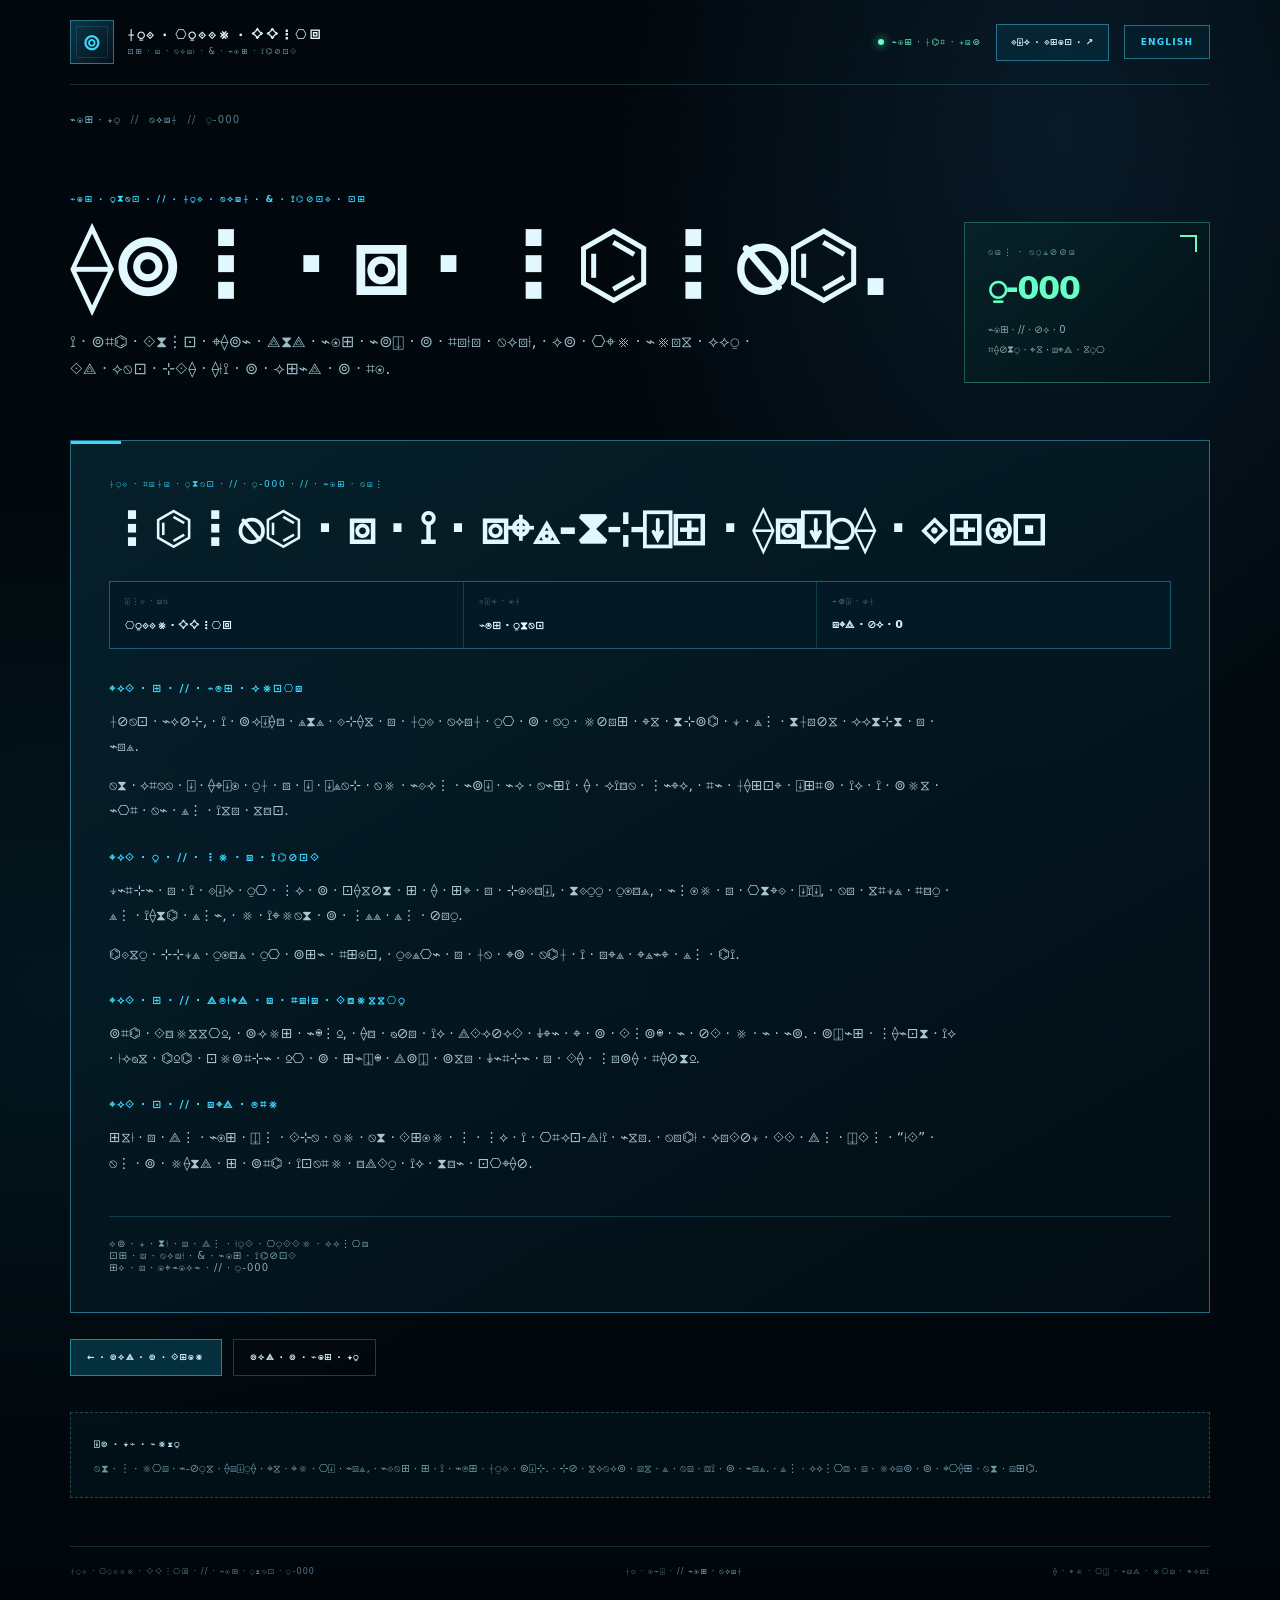
<file: records/pr-000/index.html>
<!doctype html>
<html lang="x-vey">
<head>
  <meta charset="utf-8">
  <meta name="viewport" content="width=device-width,initial-scale=1">
  <meta name="theme-color" content="#020a10">
  <meta name="description" content="PR-000: Formal notice opening the Veydran public document registry to Terran observation.">
  <title>PR-000 — Notice of Establishment | Veydran Records</title>
  <link rel="icon" href="../../favicon.svg" type="image/svg+xml">
  <link rel="stylesheet" href="../styles.css?v=20261026-1">
  <noscript><style>body.vey-loading{visibility:visible}</style></noscript>
</head>
<body class="vey-loading">
  <div class="wrap">
    <header class="site-head">
      <a class="brand" href="/" aria-label="Veydran Interstellar Authority home">
        <span class="seal" aria-hidden="true">V</span>
        <span><strong>VEYDRAN INTERSTELLAR AUTHORITY</strong><small>OFFICE OF RECORDS &amp; PUBLIC DISCLOSURE</small></span>
      </a>
      <nav aria-label="Top navigation">
        <span class="node-live">PUBLIC MIRROR ONLINE</span>
        <a class="back-link" href="../">DOCUMENT REGISTER ↗</a>
        <button class="language-toggle" id="languageToggle" type="button" data-no-vey="true" aria-label="Switch to English">ENGLISH</button>
      </nav>
    </header>
    <main>
      <div class="crumbs"><a href="/">PUBLIC NODE</a><span>//</span><a href="../">RECORDS</a><span>//</span>PR-000</div>
      <section class="hero" aria-labelledby="pageTitle">
        <div>
          <div class="kicker">PUBLIC CIRCULAR // VEYDRAN RECORDS &amp; DISCLOSURE OFFICE</div>
          <h1 id="pageTitle">Notice of establishment.</h1>
          <p class="lead">A formal declaration regarding limited public access to official records, issued following prolonged debate over whether Terrans should be allowed to read.</p>
        </div>
        <aside class="clearance-stamp">
          <small>RELEASE AUTHORISATION</small>
          <strong>PR-000</strong>
          <span>PUBLIC // TIER 0<br>AUTHORISED FOR TERRAN VIEWING</span>
        </aside>
      </section>
      <article class="document-sheet">
        <div class="sheet-label">VEYDRAN OFFICIAL CIRCULAR // PR-000 // PUBLIC RELEASE</div>
        <h2>Establishment of a Terran-accessible documentation register</h2>
        <div class="sheet-meta">
          <div><small>ISSUING BODY</small><strong>INTERSTELLAR AUTHORITY</strong></div>
          <div><small>DOCUMENT CLASS</small><strong>PUBLIC CIRCULAR</strong></div>
          <div><small>ACCESS CLASS</small><strong>TERRAN TIER 0</strong></div>
        </div>
        <h3>ARTICLE I // PUBLIC AVAILABILITY</h3>
        <p>Effective immediately, a carefully limited selection of Veydran records shall be made available for inspection by the indigenous population of Earth.</p>
        <p>This concession was approved after it was determined that preventing access would require an additional department, six supervisory committees and a budget larger than the planet itself.</p>

        <h3>ARTICLE II // LIMITS OF DISCLOSURE</h3>
        <p>Publication of a document shall not be interpreted as an offer of citizenship, military clearance, ownership of orbital assets, legal standing before the Imperial Court, or permission to touch the equipment.</p>
        <p>Documents awaiting clearance shall remain unavailable, regardless of how many times a Terran refreshes the page.</p>

        <h3>ARTICLE III // TREATMENT OF OFFICIAL CORRESPONDENCE</h3>
        <p>Formal correspondence, ceasefire proposals, field reports and administrative findings may be released in whole or in part. Sensitive identifiers and unrelated private information shall be withheld unless their publication has been expressly authorised.</p>

        <h3>ARTICLE IV // TERRAN CONDUCT</h3>
        <p>Members of the public are reminded that this Registry is not a customer-service terminal. Replies containing only the phrase “lol” will be treated as formal diplomatic positions and filed accordingly.</p>

        <div class="signature">ISSUED BY ORDER OF THE VEYDRAN INTERSTELLAR AUTHORITY<br>OFFICE OF RECORDS &amp; PUBLIC DISCLOSURE<br>END OF TRANSMISSION // PR-000</div>
      </article>
      <div class="actions">
        <a class="action" href="../">← RETURN TO REGISTRY</a>
        <a class="action ghost" href="/">RETURN TO PUBLIC NODE</a>
      </div>
      <aside class="procedure">
        <strong>LOCAL CIVIC ADVISORY</strong>
        <p>This is fictional in-universe documentation for Alien Eats Earth, presented as a public Veydran record. Its declarations have no legal force on Earth. The Authority has declined to recognise this limitation.</p>
      </aside>
    </main>
    <footer class="site-footer">
      <span>VEYDRAN INTERSTELLAR AUTHORITY // PUBLIC CIRCULAR PR-000</span>
      <span>DOC CONTROL // <a href="../">PUBLIC RECORDS</a></span>
      <span>AN ALIEN EATS EARTH FICTIONAL ARCHIVE</span>
    </footer>
  </div>
  <script src="../language.js?v=20261026-1"></script>
  <script src="../../assets/web-analytics.js?v=20261026-1"></script>
</body>
</html>
</file>
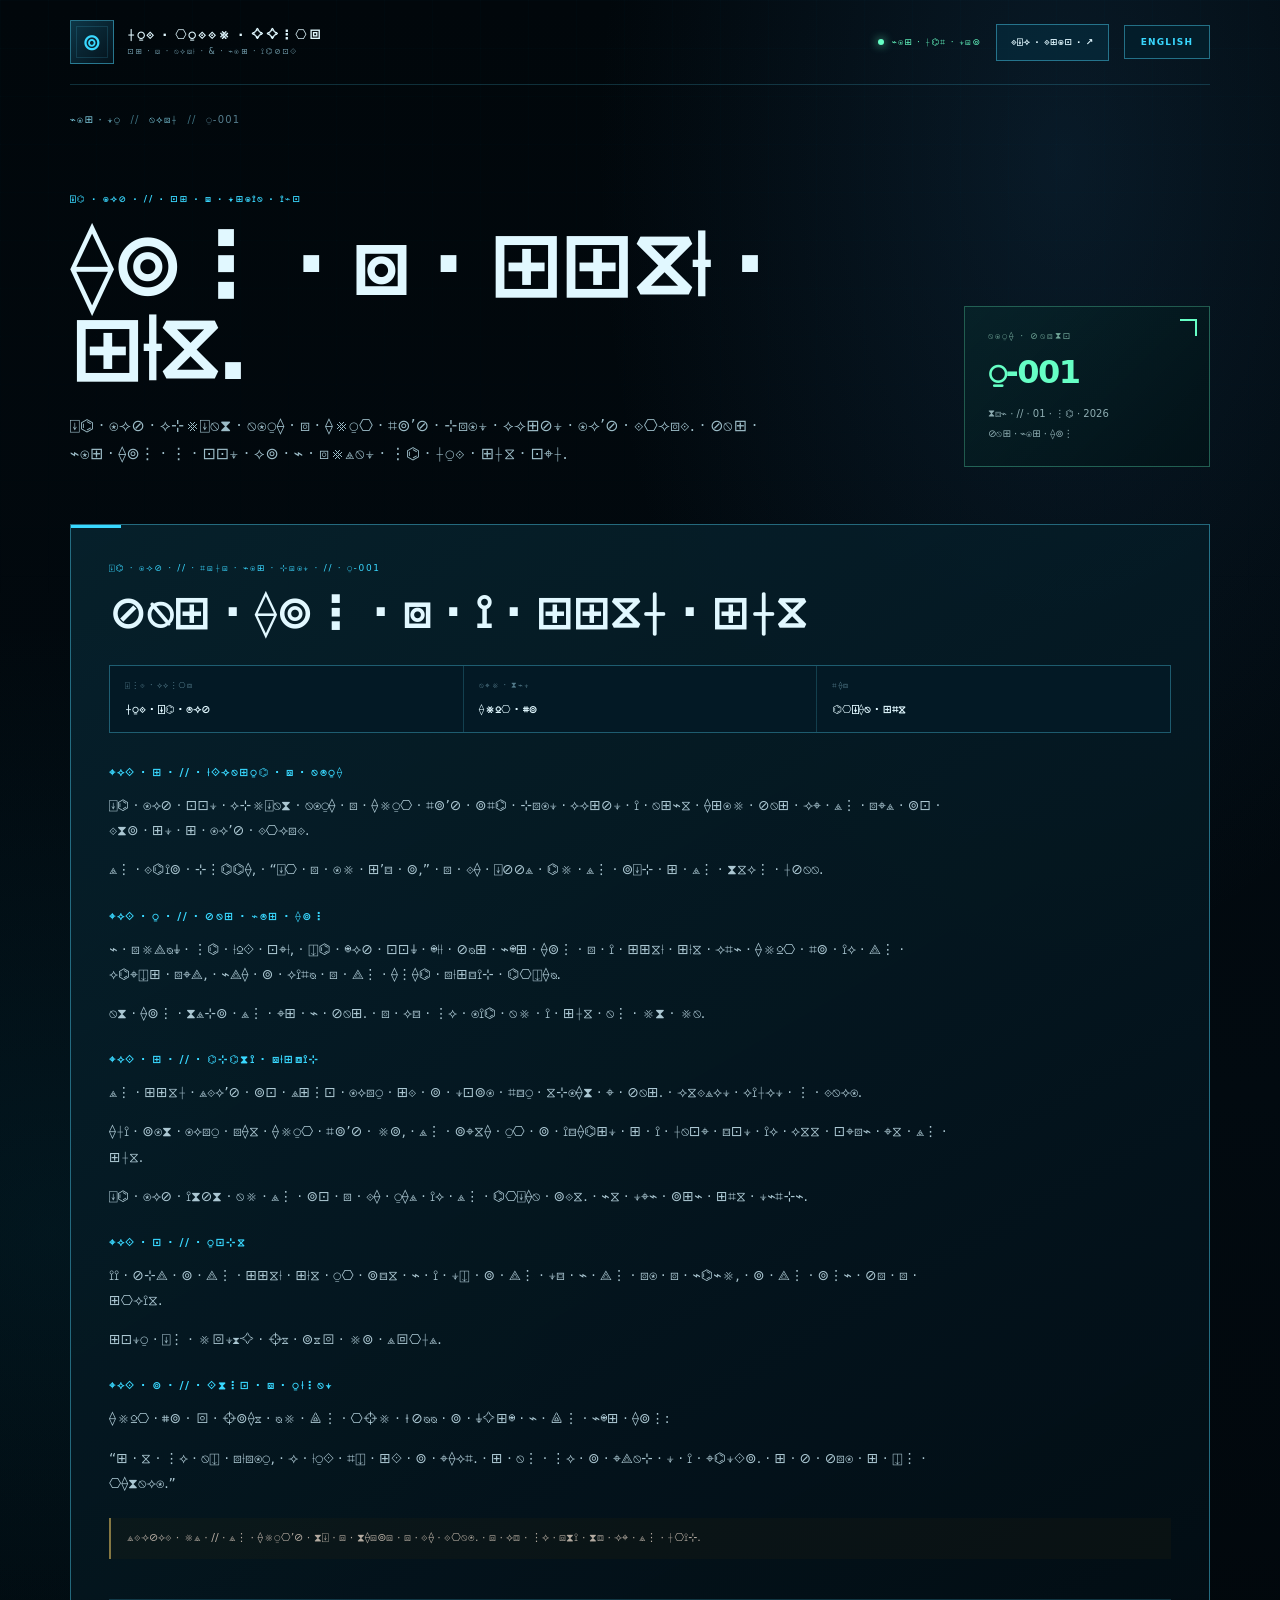
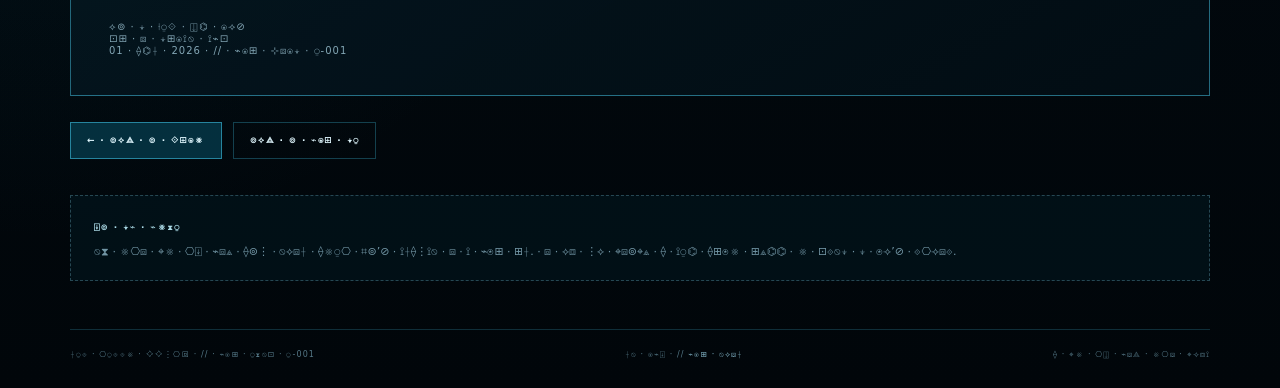
<file: records/pr-001/index.html>
<!doctype html>
<html lang="x-vey">
<head>
  <meta charset="utf-8">
  <meta name="viewport" content="width=device-width,initial-scale=1">
  <meta name="theme-color" content="#020a10">
  <meta name="description" content="PR-001: High Command acknowledges Commander Vrax’s notification and publishes advance notice of a prospective Joining, subject to assessment.">
  <title>PR-001 — High Command Notice of Prospective Joining | Veydran Records</title>
  <link rel="icon" href="../../favicon.svg" type="image/svg+xml">
  <link rel="stylesheet" href="../styles.css?v=20261026-1">
  <noscript><style>body.vey-loading{visibility:visible}</style></noscript>
</head>
<body class="vey-loading">
  <div class="wrap">
    <header class="site-head">
      <a class="brand" href="/" aria-label="Veydran Interstellar Authority home">
        <span class="seal" aria-hidden="true">V</span>
        <span><strong>VEYDRAN INTERSTELLAR AUTHORITY</strong><small>OFFICE OF RECORDS &amp; PUBLIC DISCLOSURE</small></span>
      </a>
      <nav aria-label="Top navigation">
        <span class="node-live">PUBLIC MIRROR ONLINE</span>
        <a class="back-link" href="../">DOCUMENT REGISTER ↗</a>
        <button class="language-toggle" id="languageToggle" type="button" data-no-vey="true" aria-label="Switch to English">ENGLISH</button>
      </nav>
    </header>
    <main>
      <div class="crumbs"><a href="/">PUBLIC NODE</a><span>//</span><a href="../">RECORDS</a><span>//</span>PR-001</div>
      <section class="hero" aria-labelledby="pageTitle">
        <div>
          <div class="kicker">HIGH COMMAND // OFFICE OF CEREMONIAL AFFAIRS</div>
          <h1 id="pageTitle">Notice of prospective Joining.</h1>
          <p class="lead">High Command acknowledges receipt of Commander Vrax’s notification concerning Cakey’s Cheesecakes. Advance public notice is hereby issued in accordance with Veydran Joining custom.</p>
        </div>
        <aside class="clearance-stamp">
          <small>RECEIPT ACKNOWLEDGED</small>
          <strong>PR-001</strong>
          <span>FILED // 01 NOV 2026<br>ADVANCE PUBLIC NOTICE</span>
        </aside>
      </section>
      <article class="document-sheet">
        <div class="sheet-label">HIGH COMMAND // OFFICIAL PUBLIC NOTIFICATION // PR-001</div>
        <h2>Advance notice of a prospective Joining</h2>
        <div class="sheet-meta">
          <div><small>ISSUING AUTHORITY</small><strong>VEYDRAN HIGH COMMAND</strong></div>
          <div><small>NOTIFYING OFFICER</small><strong>COMMANDER VRAX</strong></div>
          <div><small>STATUS</small><strong>ASSESSMENT PENDING</strong></div>
        </div>
        <h3>ARTICLE I // ACKNOWLEDGEMENT OF RECEIPT</h3>
        <p>High Command hereby acknowledges receipt of Commander Vrax’s formal notification concerning a perceived courtship advance from the Terran food producer known as Cakey’s Cheesecakes.</p>
        <p>The reported communication, “some of what I’m on,” has been entered into the record as the initiating statement.</p>
        <h3>ARTICLE II // ADVANCE PUBLIC NOTICE</h3>
        <p>In accordance with Veydran custom, High Command hereby gives advance public notice of a prospective Joining between Commander Vrax and the aforementioned Terran, subject to completion of the mandatory compatibility assessment.</p>
        <p>This notice advertises the matter in advance. It does not confirm that a Joining will take place.</p>
        <h3>ARTICLE III // NUTRITIONAL COMPATIBILITY</h3>
        <p>The prospective bondmate’s food preparation abilities must be assessed before proceedings may advance. Demonstrated competence is required.</p>
        <p>Should those abilities exceed Commander Vrax’s own, the candidate shall be reclassified as a strategic threat and deemed unsuitable for the Joining.</p>
        <p>High Command confirms that the food has been sampled and the assessment filmed. Full findings remain pending publication.</p>
        <h3>ARTICLE IV // OBJECTIONS</h3>
        <p>Any objection to the prospective Joining shall result in a fight to the death in the pits of Zarnanth, on the third moon of Valgerden.</p>
        <p>Objectors are responsible for their own transport.</p>
        <h3>ARTICLE V // DECLARATION OF RELUCTANCE</h3>
        <p>Commander Vrax has requested that the following statement be included in the public notice:</p>
        <p>“I do not seek companionship, but Veydran ways must be respected. I will not be undermined by a cheesecake. I am hopeful we are incompatible.”</p>
        <div class="annotation">ADMINISTRATIVE NOTE // The Commander’s lack of enthusiasm has been recorded. It does not exempt him from the paperwork.</div>
        <div class="signature">ISSUED BY VEYDRAN HIGH COMMAND<br>OFFICE OF CEREMONIAL AFFAIRS<br>01 NOVEMBER 2026 // PUBLIC NOTIFICATION PR-001</div>
      </article>
      <div class="actions">
        <a class="action" href="../">← RETURN TO REGISTRY</a>
        <a class="action ghost" href="/">RETURN TO PUBLIC NODE</a>
      </div>
      <aside class="procedure">
        <strong>LOCAL CIVIC ADVISORY</strong>
        <p>This fictional Alien Eats Earth notice records Commander Vrax’s interpretation of a public comment. It does not represent an actual courtship proposal or endorsement by Cakey’s Cheesecakes.</p>
      </aside>
    </main>
    <footer class="site-footer">
      <span>VEYDRAN INTERSTELLAR AUTHORITY // PUBLIC CIRCULAR PR-001</span>
      <span>DOC CONTROL // <a href="../">PUBLIC RECORDS</a></span>
      <span>AN ALIEN EATS EARTH FICTIONAL ARCHIVE</span>
    </footer>
  </div>
  <script src="../language.js?v=20261026-1"></script>
  <script src="../../assets/web-analytics.js?v=20261026-1"></script>
</body>
</html>
</file>
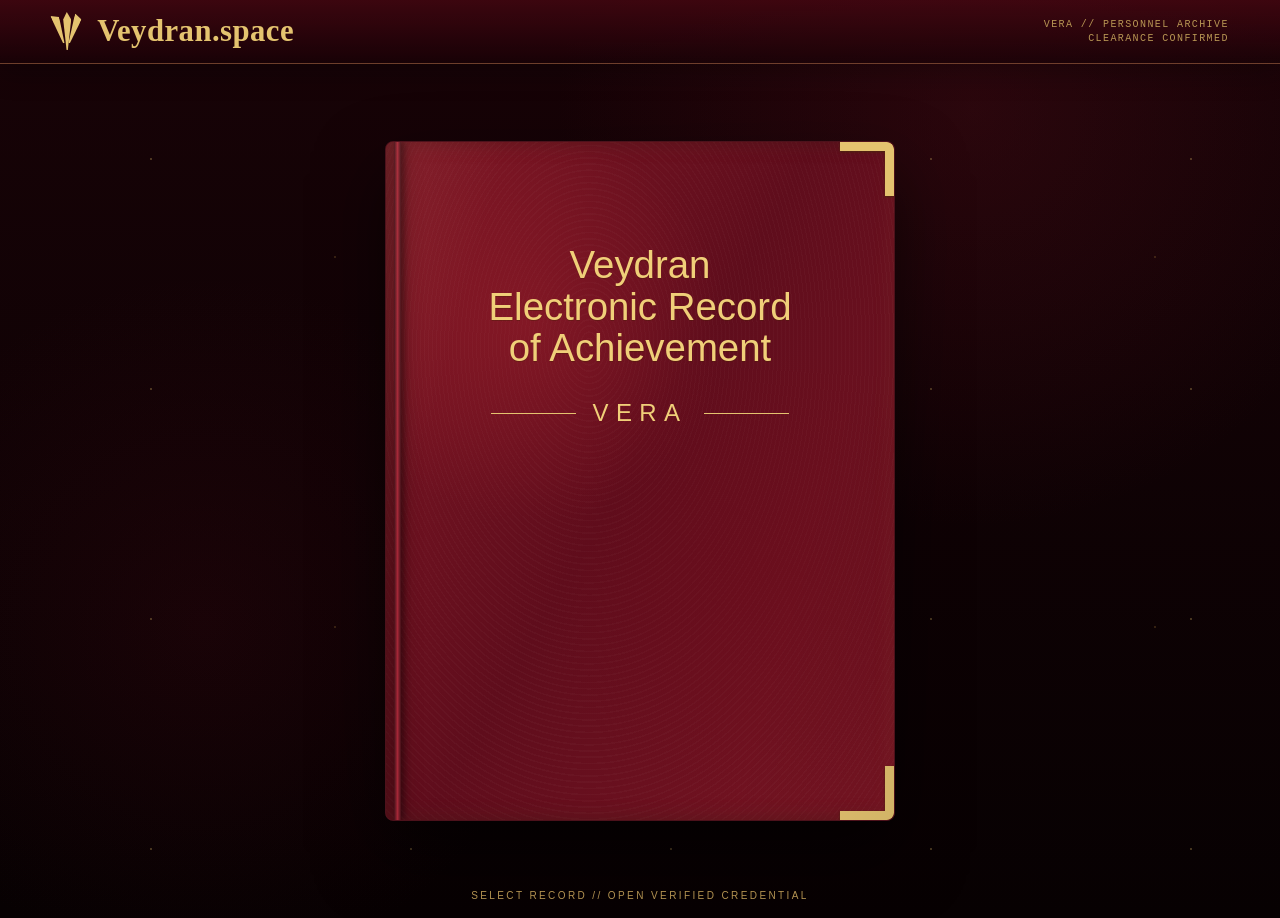
<file: records/vrax/index.html>
<!doctype html>
<html lang="en">
<head>
<meta charset="utf-8">
<meta name="viewport" content="width=device-width,initial-scale=1,viewport-fit=cover">
<meta name="theme-color" content="#170307">
<title>Commander Vrax — Veydran Electronic Record of Achievement</title>
<meta name="description" content="Verified Veydran Electronic Record of Achievement for Commander Vrax.">
<style>
:root{
  --black:#090103;--deep:#160307;--wine:#30070e;--wine2:#4f0b17;
  --red:#7b1626;--gold:#e4c36f;--gold2:#a77b35;--cream:#f6e5b1;
  --muted:#b79a61;--line:rgba(228,195,111,.55);--shadow:rgba(0,0,0,.58);
}
*{box-sizing:border-box}
html,body{margin:0;min-height:100%;background:var(--black);color:var(--cream)}
body{
  font-family:Georgia,"Times New Roman",serif;
  overflow-x:hidden;
  background:
    radial-gradient(circle at 76% 12%,rgba(117,20,36,.22),transparent 33%),
    radial-gradient(circle at 16% 68%,rgba(95,12,28,.16),transparent 28%),
    linear-gradient(180deg,#180307 0%,#070102 100%);
}
body:before{
  content:"";position:fixed;inset:0;pointer-events:none;opacity:.32;
  background-image:
    radial-gradient(circle,#caa85a 0 1px,transparent 1.3px),
    radial-gradient(circle,#8d6730 0 1px,transparent 1.2px);
  background-size:260px 230px,410px 370px;
  background-position:21px 44px,130px 72px;
}
a{color:inherit}
.sitebar{
  height:64px;display:flex;align-items:center;justify-content:space-between;
  padding:0 clamp(15px,4vw,56px);
  border-bottom:1px solid rgba(228,195,111,.3);
  background:linear-gradient(180deg,rgba(68,7,17,.82),rgba(25,2,7,.72));
  position:relative;z-index:30;box-shadow:0 8px 28px rgba(0,0,0,.25)
}
.sitebrand{display:flex;align-items:center;gap:15px;text-decoration:none;color:var(--gold)}
.logo{width:31px;height:39px;position:relative;display:inline-block}
.logo:before,.logo:after{content:"";position:absolute;top:2px;width:8px;height:30px;background:var(--gold);clip-path:polygon(0 0,100% 12%,58% 100%,42% 100%)}
.logo:before{left:4px;transform:rotate(-19deg)}
.logo:after{right:4px;transform:rotate(19deg)}
.logo i{position:absolute;left:12px;top:0;width:8px;height:38px;background:var(--gold);clip-path:polygon(45% 0,100% 20%,58% 100%,42% 100%,0 20%)}
.sitebrand b{font-size:clamp(20px,2.4vw,31px);letter-spacing:.015em}
.clearance{font:10px/1.35 ui-monospace,SFMono-Regular,Consolas,monospace;letter-spacing:.14em;text-transform:uppercase;color:#b89654;text-align:right}
.shell{min-height:calc(100svh - 64px);display:grid;place-items:center;padding:22px 12px 42px}
.stage{
  width:min(1240px,96vw);height:min(790px,80vw);min-height:560px;max-height:calc(100svh - 96px);
  position:relative;perspective:1900px;isolation:isolate
}

/* record */
.record{
  position:absolute;inset:0;border:1px solid var(--gold2);border-radius:3px;
  background:
    radial-gradient(circle at 77% 12%,rgba(123,25,38,.32),transparent 31%),
    linear-gradient(180deg,#35060e 0%,#170307 100%);
  box-shadow:0 32px 80px var(--shadow),inset 0 0 70px rgba(0,0,0,.28);
  overflow:hidden;opacity:0;transform:scale(.982) translateY(10px);
  filter:brightness(.78);transition:opacity .42s ease .16s,transform .72s cubic-bezier(.2,.78,.16,1),filter .5s ease;
  z-index:2
}
.stage.open .record{opacity:1;transform:scale(1) translateY(0);filter:brightness(1)}
.record:after{
  content:"";position:absolute;inset:0;pointer-events:none;
  background:linear-gradient(105deg,transparent 0 34%,rgba(255,226,151,.055) 48%,transparent 62%);
  transform:translateX(-100%);opacity:0
}
.stage.open .record:after{
  animation:recordSheen .75s ease .22s both
}
@keyframes recordSheen{
  0%{transform:translateX(-85%);opacity:0}
  24%{opacity:.5}
  100%{transform:translateX(85%);opacity:0}
}
.record:before{
  content:"";position:absolute;inset:0;pointer-events:none;opacity:.16;
  background:repeating-linear-gradient(0deg,transparent 0 3px,rgba(255,220,150,.035) 4px)
}
.record-header{
  height:58px;display:flex;align-items:center;gap:20px;padding:0 26px;
  border-bottom:1px solid var(--gold2);background:rgba(33,2,8,.72)
}
.record-header .mini-v{font-size:28px;color:var(--gold);font-weight:700;letter-spacing:-.16em;margin-right:2px}
.record-header strong{font-size:23px;color:var(--gold)}
.record-header .vera{padding-left:20px;border-left:1px solid var(--gold2);font-size:20px;color:var(--gold)}
.record-header .vera small{font-size:10px;color:var(--muted);letter-spacing:.04em}
.record-header nav{margin-left:auto;display:flex;gap:19px;font:9px Arial,sans-serif;letter-spacing:.13em;color:#c4a15b}
.record-body{display:grid;grid-template-columns:154px 1fr;min-height:calc(100% - 58px)}
.side{
  border-right:1px solid rgba(228,195,111,.34);padding:22px 14px 15px;background:rgba(17,1,5,.34);
  display:flex;flex-direction:column
}
.side-item{
  display:flex;align-items:center;gap:10px;padding:11px 9px;margin:0 -14px;
  font:10px Arial,sans-serif;letter-spacing:.07em;color:#cbae67
}
.side-item.active{background:linear-gradient(90deg,rgba(169,54,62,.5),rgba(93,13,26,.25));border-left:3px solid var(--gold)}
.side-ico{width:24px;text-align:center;color:var(--gold);font-size:17px}
.side-motto{margin-top:auto;padding-top:24px;color:#af8b4b;font:9px/1.75 Arial,sans-serif;letter-spacing:.22em;text-transform:uppercase}
.side-glyphs{font-size:19px;letter-spacing:.28em;color:#d2af61;margin-top:9px}
.mainrec{padding:18px 20px 16px;display:flex;flex-direction:column;gap:13px;min-width:0}
.banner{
  position:absolute;right:0;top:58px;left:154px;height:164px;opacity:.28;pointer-events:none;
  background:
    radial-gradient(circle at 86% 30%,rgba(230,111,76,.65) 0 7%,transparent 8%),
    linear-gradient(165deg,transparent 0 52%,rgba(0,0,0,.5) 53% 100%),
    radial-gradient(ellipse at 66% 82%,rgba(112,29,36,.9),transparent 52%);
}
.banner:after{
  content:"";position:absolute;left:48%;right:4%;bottom:20px;height:67px;
  background:
    linear-gradient(90deg,transparent 0 4%,#0e0205 4% 6%,transparent 6% 12%,#0e0205 12% 14%,transparent 14% 22%,#0e0205 22% 25%,transparent 25% 31%,#0e0205 31% 33%,transparent 33% 45%,#0e0205 45% 47%,transparent 47% 59%,#0e0205 59% 63%,transparent 63%);
  clip-path:polygon(0 92%,4% 52%,7% 92%,12% 34%,16% 92%,23% 12%,27% 92%,34% 48%,39% 92%,45% 21%,49% 92%,57% 58%,62% 92%,68% 31%,73% 92%,80% 50%,84% 92%,91% 37%,96% 92%,100% 92%,100% 100%,0 100%)
}
.topline{position:relative;z-index:2;color:#bd9852;font:10px Arial,sans-serif;letter-spacing:.22em;text-transform:uppercase}
.hero{display:grid;grid-template-columns:205px minmax(0,1fr) 230px;gap:22px;position:relative;z-index:3}
.redacted{
  height:294px;border:2px solid var(--gold);outline:1px solid #5b3513;outline-offset:-7px;
  position:relative;overflow:hidden;background:
    repeating-linear-gradient(0deg,rgba(208,44,56,.18) 0 2px,transparent 2px 5px),
    radial-gradient(ellipse at 52% 39%,#040102 0 23%,transparent 24%),
    linear-gradient(#210208,#090103);
  box-shadow:inset 0 0 28px rgba(0,0,0,.7)
}
.redacted:before{
  content:"";position:absolute;left:26%;right:25%;top:16%;height:54%;
  background:#030102;clip-path:polygon(48% 0,65% 16%,74% 36%,72% 100%,26% 100%,25% 38%,36% 15%);
  opacity:.92
}
.redacted .seal{position:absolute;left:12px;right:12px;top:51%;transform:translateY(-50%);padding:11px 4px;border-top:2px solid #bd3037;border-bottom:2px solid #bd3037;text-align:center;background:rgba(20,0,3,.86)}
.redacted .seal b{display:block;font-size:25px;letter-spacing:.12em;color:#e45e60}
.redacted .seal span{display:block;margin-top:7px;font:9px Arial,sans-serif;letter-spacing:.25em;color:#d26f62}
.redacted .glyph{position:absolute;bottom:14px;left:0;right:0;text-align:center;color:#d9b45d;letter-spacing:.35em;font-size:17px}
.identity h1{margin:2px 0 0;font-size:clamp(34px,3.25vw,54px);line-height:1;color:#f1d27c;text-shadow:0 2px 16px rgba(0,0,0,.38);white-space:nowrap}
.identity h2{margin:7px 0 4px;padding-bottom:7px;border-bottom:1px solid var(--gold2);font-size:clamp(19px,2vw,30px);font-weight:500;color:#edd28b}
.verifyline{font-size:11px;color:#c39a55;margin-bottom:12px}
.facts{display:grid;grid-template-columns:145px 1fr;border-top:1px solid rgba(228,195,111,.32)}
.facts dt,.facts dd{margin:0;padding:8px 9px;border-bottom:1px solid rgba(228,195,111,.36)}
.facts dt{font:10px Arial,sans-serif;letter-spacing:.19em;color:#d1ac63}
.facts dd{font-size:14px;color:#f2dfad;border-left:1px solid rgba(228,195,111,.36)}
.credential{
  height:294px;border:2px solid var(--gold);outline:1px solid #6f491f;outline-offset:-8px;
  padding:17px 14px;text-align:center;background:linear-gradient(180deg,rgba(54,5,13,.85),rgba(20,1,5,.88));
  position:relative
}
.credential h3{margin:0 0 13px;padding-bottom:9px;border-bottom:1px solid var(--gold2);font-size:19px;font-weight:500}
.badge{
  width:104px;height:104px;border:2px solid var(--gold2);border-radius:50%;margin:0 auto 10px;
  display:grid;place-items:center;position:relative;color:var(--gold);font-size:58px;font-weight:700
}
.badge:before,.badge:after{content:"❧";position:absolute;top:27px;font-size:31px;color:#d1ac5b}
.badge:before{left:-16px;transform:rotate(-65deg)}.badge:after{right:-16px;transform:scaleX(-1) rotate(-65deg)}
.credential b{display:block;font:10px/1.45 Arial,sans-serif;letter-spacing:.18em;color:#d2aa61}
.credential .code{margin-top:12px;padding-top:10px;border-top:1px solid var(--gold2);font:11px ui-monospace,Consolas,monospace;letter-spacing:.12em;color:#ead9a8}
.panel{border:1px solid var(--gold2);padding:12px 16px;background:rgba(28,2,7,.48);position:relative;z-index:3}
.panel-title{margin:0 0 9px;padding-bottom:7px;border-bottom:1px solid var(--gold2);font-size:13px;letter-spacing:.21em;color:#e1bd69}
.activities{display:grid;grid-template-columns:repeat(4,1fr)}
.activity{min-width:0;padding:4px 14px 2px;display:grid;grid-template-columns:48px 1fr;gap:9px;border-right:1px solid rgba(228,195,111,.4)}
.activity:last-child{border-right:0}
.aicon{width:48px;height:48px;border:2px solid var(--gold2);border-radius:50%;display:grid;place-items:center;color:#efca70;font-size:22px}
.activity h4{margin:2px 0 6px;font-size:13px;font-weight:500}.activity p{margin:0;font:8px/1.45 Arial,sans-serif;letter-spacing:.14em;color:#c4a468;text-transform:uppercase}
.comment{display:grid;grid-template-columns:64px 1fr;align-items:center;gap:12px}
.bookico{width:52px;height:52px;border:2px solid var(--gold2);border-radius:50%;display:grid;place-items:center;font-size:25px}
.quote{font-size:19px;font-style:italic}.attribution{display:block;margin-top:7px;font-size:13px;color:#d0b274;font-style:normal}
.footerline{position:relative;z-index:3;text-align:center;margin-top:auto;padding-top:1px;color:#d4ad5d;font-size:13px;font-style:italic}

/* cover */
.cover{
  position:absolute;left:50%;top:50%;width:min(510px,42vw);aspect-ratio:3/4;
  transform:translate(-50%,-50%) scale(1) rotate(0deg);
  transform-origin:center center;
  z-index:20;cursor:pointer;border:0;padding:0;background:transparent;
  transition:
    transform .72s cubic-bezier(.22,.72,.18,1),
    opacity .34s ease .28s,
    filter .55s ease;
  filter:drop-shadow(0 32px 34px rgba(0,0,0,.52));
  will-change:transform,opacity,filter
}
.cover:focus-visible{outline:2px solid var(--gold);outline-offset:9px}
.coverface{position:absolute;inset:0;border-radius:8px;overflow:hidden}
.coverfront{
  border:1px solid #4d111b;
  background:
    radial-gradient(circle at 28% 27%,rgba(187,40,50,.28),transparent 32%),
    radial-gradient(circle at 72% 64%,rgba(105,9,25,.32),transparent 42%),
    repeating-radial-gradient(ellipse at 40% 30%,rgba(255,255,255,.025) 0 1px,transparent 1px 4px),
    linear-gradient(120deg,#7f1725,#5f0d1c 48%,#7a1523);
  box-shadow:inset 16px 0 20px rgba(25,0,5,.35),inset 0 0 25px rgba(255,186,132,.08)
}
.coverfront:before{content:"";position:absolute;left:8px;top:0;bottom:0;width:7px;background:linear-gradient(90deg,#431018,#a52737,#431018);box-shadow:3px 0 6px rgba(0,0,0,.38)}
.coverfront:after{content:"";position:absolute;inset:0;pointer-events:none;background:linear-gradient(105deg,rgba(255,235,180,.08),transparent 18%,transparent 76%,rgba(0,0,0,.12));opacity:.65;transition:opacity .5s ease}
.stage.open .coverfront:after{opacity:.2}
.corner{position:absolute;width:54px;height:54px;border-color:var(--gold);border-style:solid;filter:drop-shadow(0 1px 1px #4b240d)}
.corner.tr{right:0;top:0;border-width:9px 9px 0 0;border-radius:0 8px 0 0}.corner.br{right:0;bottom:0;border-width:0 9px 9px 0;border-radius:0 0 8px 0}
.covermark{position:absolute;top:15%;left:8%;right:8%;text-align:center;color:#f0cf79}
.stair{display:none}
.cover-title{display:block;font-size:clamp(28px,3vw,42px);line-height:1.09;margin:0 auto;max-width:88%;text-align:center;text-shadow:0 1px 0 rgba(75,30,4,.4)}
.cover-sub{margin-top:30px;display:flex;align-items:center;justify-content:center;gap:16px;font-size:24px;letter-spacing:.31em}
.cover-sub:before,.cover-sub:after{content:"";height:1px;width:85px;background:var(--gold)}
.coverback{display:none}
.stage.open .cover{
  transform:
    translate(-50%,-50%)
    translateX(clamp(-430px,-30vw,-260px))
    translateY(10px)
    rotate(-2.25deg)
    scale(.965);
  opacity:0;
  filter:drop-shadow(-18px 22px 24px rgba(0,0,0,.24));
  pointer-events:none
}
.stage:not(.open) .record{pointer-events:none}
.openhint{
  position:absolute;left:50%;bottom:-25px;transform:translateX(-50%);z-index:40;white-space:nowrap;
  color:#b39251;font:10px Arial,sans-serif;letter-spacing:.24em;text-transform:uppercase;transition:opacity .3s
}
.stage.open .openhint{opacity:0}
.close{
  position:absolute;right:15px;top:72px;z-index:50;border:1px solid rgba(228,195,111,.55);background:rgba(18,1,5,.72);
  color:#d5b462;padding:8px 12px;cursor:pointer;font:10px Arial,sans-serif;letter-spacing:.15em;text-transform:uppercase;
  opacity:0;pointer-events:none;transition:.25s
}
.stage.open .close{opacity:1;pointer-events:auto}
.close:hover{background:#4b0b15;color:#f6dda0}

.access-stamp{
  position:absolute;left:50%;top:50%;z-index:60;
  transform:translate(-50%,-50%) scale(.92);
  padding:12px 20px;border:1px solid rgba(228,195,111,.78);
  background:rgba(14,1,4,.88);
  color:#efd37d;
  font:700 11px/1.35 ui-monospace,SFMono-Regular,Consolas,monospace;
  letter-spacing:.22em;text-align:center;text-transform:uppercase;
  box-shadow:0 0 0 1px rgba(228,195,111,.12),0 0 40px rgba(228,195,111,.12);
  opacity:0;pointer-events:none
}
.access-stamp small{
  display:block;margin-top:5px;font-size:8px;letter-spacing:.18em;color:#b59555;font-weight:400
}
.stage.open .access-stamp{animation:archiveStamp 1.2s ease .08s both}

.stage.open .record-header{animation:headerWake .9s ease .12s both}
.stage.open .credential{animation:credentialWake 1.05s ease .34s both}
.stage.open .redacted .seal{animation:redactedWake .9s ease .42s both}
.stage.open .panel:nth-of-type(1){animation:panelWake .65s ease .44s both}
.stage.open .panel:nth-of-type(2){animation:panelWake .65s ease .54s both}

@keyframes archiveStamp{
  0%{opacity:0;transform:translate(-50%,-50%) scale(.88);filter:blur(3px)}
  18%{opacity:1;transform:translate(-50%,-50%) scale(1.015);filter:blur(0)}
  62%{opacity:1}
  100%{opacity:0;transform:translate(-50%,-50%) scale(1.035)}
}
@keyframes headerWake{
  0%{box-shadow:inset 0 -1px 0 rgba(228,195,111,0)}
  45%{box-shadow:inset 0 -1px 0 rgba(228,195,111,.9),0 0 22px rgba(228,195,111,.16)}
  100%{box-shadow:inset 0 -1px 0 rgba(228,195,111,.22)}
}
@keyframes credentialWake{
  0%{filter:brightness(.75);box-shadow:0 0 0 rgba(228,195,111,0)}
  44%{filter:brightness(1.18);box-shadow:0 0 28px rgba(228,195,111,.19)}
  100%{filter:brightness(1);box-shadow:0 0 0 rgba(228,195,111,0)}
}
@keyframes redactedWake{
  0%{letter-spacing:.22em;filter:brightness(.72)}
  40%{letter-spacing:.3em;filter:brightness(1.35)}
  100%{letter-spacing:.12em;filter:brightness(1)}
}
@keyframes panelWake{
  0%{opacity:.45;transform:translateY(6px)}
  100%{opacity:1;transform:translateY(0)}
}

@media(max-width:980px){
  .stage{height:auto;min-height:760px;max-height:none}
  .record{position:relative;inset:auto;min-height:740px}
  .record-body{grid-template-columns:0 1fr}.side{display:none}.banner{left:0}
  .hero{grid-template-columns:160px 1fr}.credential{display:none}
  .redacted{height:252px}.facts{grid-template-columns:118px 1fr}
  .activities{grid-template-columns:repeat(2,1fr);row-gap:10px}
  .activity:nth-child(2){border-right:0}.activity{padding-bottom:9px}
  .cover{width:min(470px,58vw)}
}
@media(max-width:680px){
  .sitebar{height:56px}.clearance{display:none}.sitebrand b{font-size:21px}
  .shell{padding:14px 7px 32px}.stage{min-height:760px;width:98vw}
  .record-header{height:52px;padding:0 13px}.record-header strong{font-size:16px}.record-header .vera{font-size:14px}.record-header nav{display:none}
  .record-body{min-height:calc(100% - 52px)}.banner{top:52px;height:140px}
  .mainrec{padding:12px 10px;gap:9px}
  .topline{font-size:8px}
  .hero{grid-template-columns:105px 1fr;gap:10px}
  .redacted{height:212px}.redacted .seal b{font-size:15px}.redacted .seal span{font-size:6px;letter-spacing:.14em}
  .identity h1{font-size:28px}.identity h2{font-size:15px}.verifyline{font-size:8px;margin-bottom:6px}
  .facts{grid-template-columns:82px 1fr}.facts dt{font-size:7px;padding:6px 5px}.facts dd{font-size:10px;padding:6px 5px}
  .panel{padding:9px}.activities{grid-template-columns:1fr 1fr}.activity{grid-template-columns:36px 1fr;padding:3px 7px;gap:6px}
  .aicon{width:34px;height:34px;font-size:16px}.activity h4{font-size:10px}.activity p{font-size:6px}
  .comment{grid-template-columns:44px 1fr}.bookico{width:40px;height:40px}.quote{font-size:13px}.attribution{font-size:10px}
  .footerline{font-size:10px}
  .cover{width:min(82vw,410px)}
  .stage.open .cover{
    transform:translate(-50%,-50%) translateX(-44vw) translateY(8px) rotate(-2deg) scale(.97);
    opacity:0
  }
  .close{top:60px;right:8px}
}
@media(prefers-reduced-motion:reduce){
  .cover,.record{transition:none!important}.record:after{display:none}.access-stamp{display:none}.stage.open .record-header,.stage.open .credential,.stage.open .redacted .seal,.stage.open .panel{animation:none!important}.stage.open .cover{opacity:0}.stage.open .record{opacity:1}
}
</style>
</head>
<body>
<header class="sitebar">
  <a class="sitebrand" href="/" aria-label="Veydran.space home"><span class="logo"><i></i></span><b>Veydran.space</b></a>
  <div class="clearance">VERA // Personnel Archive<br>Clearance Confirmed</div>
</header>

<main class="shell">
  <section class="stage" id="stage" aria-label="Commander Vrax electronic record of achievement">
    <article class="record" id="record" aria-hidden="true">
      <div class="record-header">
        <span class="mini-v">V</span><strong>Veydran.space</strong>
        <span class="vera">VERA <small>— Veydran Electronic Record of Achievement</small></span>
        <nav><span>ARCHIVE</span><span>PERSONNEL</span><span>INSTITUTIONS</span><span>ABOUT</span></nav>
      </div>
      <div class="banner"></div>
      <div class="record-body">
        <aside class="side">
          <div class="side-item active"><span class="side-ico">▤</span> RECORD</div>
          <div class="side-item"><span class="side-ico">▥</span> ACHIEVEMENTS</div>
          <div class="side-item"><span class="side-ico">◉</span> ACTIVITIES</div>
          <div class="side-item"><span class="side-ico">❧</span> TUTOR COMMENT</div>
          <div class="side-item"><span class="side-ico">⊘</span> VERIFICATION</div>
          <div class="side-motto">Discipline<br>Acquisition<br>Stability<br>A wider tomorrow<div class="side-glyphs">⌁⌬⌖⌑</div></div>
        </aside>

        <div class="mainrec">
          <div class="topline">VEYDRAN CIVILISATION &nbsp; // &nbsp; KNOWLEDGE · ACQUISITION · ADVANCE</div>

          <div class="hero">
            <div class="redacted">
              <div class="seal"><b>REDACTED</b><span>SEALED BY VEYDRAN AUTHORITY</span></div>
              <div class="glyph">⌁ ⌬ ⌖ ⌑</div>
            </div>

            <div class="identity">
              <h1>Commander Vrax</h1>
              <h2>Electronic Record of Achievement</h2>
              <div class="verifyline">Verified academic and strategic accreditation record // image data sealed by Veydran authority</div>
              <dl class="facts">
                <dt>INSTITUTION</dt><dd>Valgerden Institute of Strategic Acquisition</dd>
                <dt>STUDY FIELD</dt><dd>Planetary Acquisition</dd>
                <dt>RESIDENCE</dt><dd>Kappa Kappa Strategic Residence</dd>
                <dt>CLASSIFICATION</dt><dd>Vaelkor Prime</dd>
                <dt>ASSESSMENT</dt><dd>Ninth Kharad completed</dd>
              </dl>
            </div>

            <div class="credential">
              <h3>Verified Credential</h3>
              <div class="badge">V</div>
              <b>VEYDRAN STRATEGIC<br>ACQUISITION AUTHORITY</b>
              <div class="code">ID CODE<br>VSA-VAEI-9K-VRAX-7743</div>
            </div>
          </div>

          <section class="panel">
            <h3 class="panel-title">ACTIVITIES</h3>
            <div class="activities">
              <div class="activity"><div class="aicon">⌁</div><div><h4>Culinary Nutrient Block Appreciation Society</h4><p>Exploration of nutritional diversity across acquired worlds.</p></div></div>
              <div class="activity"><div class="aicon">◫</div><div><h4>Orbital Debate Society</h4><p>Strategic discourse. Multi-perspective analysis. Controlled dissent.</p></div></div>
              <div class="activity"><div class="aicon">▲</div><div><h4>Interfaculty Siege Team</h4><p>Practical strategy, resource coordination and controlled exercises.</p></div></div>
              <div class="activity"><div class="aicon">⚔</div><div><h4>Competitive Annexation</h4><p>Simulation. Planning. Execution. A higher score for a wider tomorrow.</p></div></div>
            </div>
          </section>

          <section class="panel comment">
            <div class="bookico">▤</div>
            <div class="quote">“Academic performance was described as concerningly effective.”<span class="attribution">— Valgerden Institute of Strategic Acquisition</span></div>
          </section>

          <div class="footerline">This record should be retained for future command consideration.</div>
        </div>
      </div>
    </article>

    <button class="cover" id="cover" type="button" aria-expanded="false" aria-controls="record" aria-label="Open Commander Vrax's Veydran Electronic Record of Achievement">
      <span class="coverface coverfront">
        <span class="corner tr"></span><span class="corner br"></span>
        <span class="covermark"><span class="stair"><span></span><span></span><span></span></span>
          <span class="cover-title">Veydran<br>Electronic Record<br>of Achievement</span>
          <span class="cover-sub">VERA</span>
        </span>
      </span>
      <span class="coverface coverback" aria-hidden="true"></span>
    </button>

    <div class="access-stamp" aria-hidden="true">
      Archive Link Established
      <small>Vaelkor Personnel Record // Authority Verified</small>
    </div>
    <button class="close" id="close" type="button">Close record</button>
    <div class="openhint">Select record // open verified credential</div>
  </section>
</main>

<script>
(() => {
  const stage=document.getElementById('stage');
  const cover=document.getElementById('cover');
  const close=document.getElementById('close');
  const record=document.getElementById('record');

  const setOpen=(open)=>{
    stage.classList.toggle('open',open);
    cover.setAttribute('aria-expanded',String(open));
    record.setAttribute('aria-hidden',String(!open));
    if(open) setTimeout(()=>close.focus({preventScroll:true}),720);
  };
  cover.addEventListener('click',()=>setOpen(true));
  close.addEventListener('click',()=>{setOpen(false);setTimeout(()=>cover.focus({preventScroll:true}),250)});
  document.addEventListener('keydown',e=>{if(e.key==='Escape'&&stage.classList.contains('open')){setOpen(false);cover.focus({preventScroll:true})}});
})();
</script>
</body>
</html>
</file>
<file: gateway-v9.css>
@import url("gateway-v8.css?v=20261002-9");

/* -------------------------------------------------------------------------
   VEYDRAN PUBLIC GATEWAY v9
   Goal: alien civil service, not generic sci-fi dashboard.
   ------------------------------------------------------------------------- */

:root{
  --v9-ink:#dff7ff;
  --v9-soft:#8cb4c3;
  --v9-faint:#527887;
  --v9-line:rgba(67,214,255,.22);
  --v9-line-strong:rgba(67,214,255,.46);
  --v9-panel:rgba(2,18,28,.78);
  --v9-panel-deep:rgba(1,10,17,.94);
  --v9-cyan:#39d8ff;
  --v9-mint:#66ffc5;
  --v9-amber:#ffd76b;
}

html{scroll-behavior:smooth}
body{
  background:
    radial-gradient(circle at 76% 9%,rgba(35,80,167,.19),transparent 32%),
    radial-gradient(circle at 7% 72%,rgba(0,128,145,.10),transparent 27%),
    linear-gradient(180deg,#01080d 0%,#020d14 54%,#01070b 100%);
}
body:before{
  content:"";
  position:fixed;
  inset:0;
  pointer-events:none;
  z-index:-1;
  opacity:.22;
  background-image:
    linear-gradient(rgba(64,205,235,.035) 1px,transparent 1px),
    linear-gradient(90deg,rgba(64,205,235,.035) 1px,transparent 1px);
  background-size:42px 42px;
  mask-image:linear-gradient(to bottom,black,transparent 85%);
}
.shell{max-width:1220px;padding-top:18px;padding-bottom:56px}
.topbar{
  position:relative;
  padding:18px 0 20px;
  border-bottom:1px solid var(--v9-line);
  gap:18px;
}
.topbar:after{
  content:"";
  position:absolute;
  left:0;right:0;bottom:-1px;height:1px;
  background:linear-gradient(90deg,var(--v9-cyan),transparent 26%,transparent 74%,var(--v9-cyan));
  opacity:.34;
}
.brand-name{font-size:14px;letter-spacing:1.9px;font-weight:850}
.brand-sub{font-size:8px;letter-spacing:1.7px;color:#6b9aaa;margin-top:3px}
.seal{
  width:44px;height:44px;
  background:linear-gradient(145deg,rgba(44,212,255,.14),rgba(15,52,71,.22));
  border:1px solid rgba(73,221,255,.35);
  box-shadow:inset 0 0 24px rgba(51,218,255,.06),0 0 25px rgba(21,166,215,.07);
}
.seal span{font-size:19px}
.topbar-right{display:flex;align-items:center;gap:12px}
.node-state{
  display:flex;align-items:center;gap:7px;
  font-size:8px;letter-spacing:1.45px;color:#7fa8b5;
  padding:8px 10px;border:1px solid rgba(73,221,255,.13);
  background:rgba(4,18,27,.55);
}
.node-state i{
  width:6px;height:6px;border-radius:50%;
  background:var(--v9-mint);box-shadow:0 0 10px var(--v9-mint);
}
.language-toggle{
  border-color:rgba(73,221,255,.42);
  background:linear-gradient(180deg,rgba(13,73,94,.52),rgba(5,35,48,.72));
  box-shadow:inset 0 0 18px rgba(49,207,255,.05);
}

/* HERO */
.hero-v9{
  display:grid;
  grid-template-columns:minmax(0,1.42fr) minmax(285px,.58fr);
  gap:46px;
  align-items:end;
  padding:76px 0 52px;
  position:relative;
}
.hero-v9:before{
  content:"";
  position:absolute;
  width:520px;height:320px;
  left:-180px;top:22px;
  background:radial-gradient(ellipse,rgba(31,199,255,.09),transparent 70%);
  pointer-events:none;
}
.hero-copy{position:relative;z-index:1}
.hero-v9 .eyebrow{
  display:inline-flex;align-items:center;gap:9px;
  color:#62dcff;font-size:9px;letter-spacing:2.3px;
  margin-bottom:15px;
}
.hero-v9 .eyebrow:before{content:"";width:26px;height:1px;background:var(--v9-cyan);box-shadow:0 0 8px var(--v9-cyan)}
.hero-v9 h1{
  font-size:clamp(55px,7.4vw,100px);
  max-width:890px;
  line-height:.88;
  letter-spacing:-4.6px;
  margin:0 0 25px;
  text-wrap:balance;
  text-shadow:0 0 38px rgba(83,213,255,.07);
}
.hero-v9 .lede{
  max-width:760px;
  font-size:17px;
  line-height:1.67;
  color:#98bdca;
  margin:0;
}
.access-profile{
  position:relative;
  border:1px solid rgba(64,217,255,.25);
  background:
    linear-gradient(135deg,rgba(5,32,46,.92),rgba(2,14,22,.92)),
    var(--v9-panel);
  padding:22px;
  min-height:250px;
  box-shadow:0 22px 55px rgba(0,0,0,.25),inset 0 0 40px rgba(30,183,230,.025);
}
.access-profile:before,.access-profile:after{
  content:"";position:absolute;width:28px;height:28px;pointer-events:none
}
.access-profile:before{left:-1px;top:-1px;border-left:2px solid var(--v9-cyan);border-top:2px solid var(--v9-cyan)}
.access-profile:after{right:-1px;bottom:-1px;border-right:2px solid var(--v9-cyan);border-bottom:2px solid var(--v9-cyan)}
.profile-label{font-size:8px;letter-spacing:2px;color:#5ea8be;margin-bottom:17px}
.profile-row{
  display:flex;justify-content:space-between;gap:20px;
  padding:11px 0;border-top:1px solid rgba(74,193,223,.12);
  font-size:10px;letter-spacing:.8px;color:#6f95a2;
}
.profile-row strong{color:#dcf7ff;font-size:10px;letter-spacing:1px;text-align:right}
.profile-row strong.good{color:var(--v9-mint)}
.profile-stamp{
  margin-top:16px;border:1px dashed rgba(255,215,107,.3);
  color:#c5a85d;background:rgba(255,196,53,.035);
  padding:8px 9px;text-align:center;font-size:7px;letter-spacing:1.8px;
}

/* TELEMETRY / CIVIC HEADER */
.civic-strip{
  display:grid;grid-template-columns:repeat(3,1fr);
  border:1px solid rgba(72,213,247,.16);
  background:rgba(2,15,23,.55);
  margin-bottom:26px;
}
.civic-strip>div{padding:13px 17px;border-right:1px solid rgba(72,213,247,.12)}
.civic-strip>div:last-child{border-right:0}
.civic-strip small{display:block;color:#527f8e;font-size:7px;letter-spacing:1.65px;margin-bottom:4px}
.civic-strip strong{font-size:10px;letter-spacing:1.05px;color:#bcdde7}
.civic-strip .online{color:var(--v9-mint)}

/* PUBLIC SERVICES */
.section-intro{
  display:flex;align-items:end;justify-content:space-between;gap:24px;
  margin:42px 0 16px;
}
.section-intro .kicker{margin-bottom:6px}
.section-intro h2{font-size:27px;margin:0;letter-spacing:-.4px}
.section-note{font-size:8px;letter-spacing:1.5px;color:#557d8c;text-align:right}
.directory-v9{display:grid;grid-template-columns:repeat(2,minmax(0,1fr));gap:13px}
.service-v9{
  position:relative;
  min-height:210px;
  padding:24px 24px 22px 108px;
  border:1px solid rgba(60,209,245,.18);
  background:
    linear-gradient(115deg,rgba(5,34,47,.76),rgba(2,15,23,.82) 64%),
    var(--v9-panel);
  transition:transform .18s ease,border-color .18s ease,box-shadow .18s ease;
  overflow:hidden;
}
.service-v9:before{
  content:"";position:absolute;left:0;top:0;bottom:0;width:2px;
  background:linear-gradient(var(--v9-cyan),transparent 78%);opacity:.55;
}
.service-v9:hover{
  transform:translateY(-2px);
  border-color:rgba(76,221,255,.36);
  box-shadow:0 18px 35px rgba(0,0,0,.20),inset 0 0 30px rgba(36,190,225,.025);
}
.service-v9.live{border-color:rgba(73,226,255,.36);background:linear-gradient(115deg,rgba(4,49,65,.84),rgba(2,17,25,.87) 67%)}
.service-icon{
  position:absolute;left:23px;top:25px;
  width:62px;height:62px;
  display:grid;place-items:center;
  border:1px solid rgba(67,214,255,.24);
  background:linear-gradient(145deg,rgba(25,126,157,.12),rgba(4,20,28,.72));
  color:#68dcff;
  box-shadow:inset 0 0 20px rgba(52,205,245,.04);
}
.service-icon svg{width:34px;height:34px;stroke:currentColor;fill:none;stroke-width:1.45;stroke-linecap:round;stroke-linejoin:round}
.service-code{font-size:8px;letter-spacing:1.7px;color:#5ca4b9;margin:1px 0 10px}
.service-v9 h3{font-size:26px;margin:0 0 9px}
.service-v9 p{font-size:12px;line-height:1.55;color:#7fa3b0;max-width:420px;margin:0 0 18px}
.service-v9 a,.service-v9 button{
  min-height:37px;padding:0 13px;
  display:inline-flex;
  align-items:center;
  justify-content:center;
  line-height:1;
  text-decoration:none;
  font-size:8px;letter-spacing:1.35px;
  border:1px solid rgba(62,214,250,.35);
  background:rgba(6,45,59,.74);
  color:#dff8ff;
}
.service-v9 a:hover,.service-v9 button:hover{background:rgba(12,74,94,.74);border-color:rgba(80,231,255,.58)}
.service-access{
  position:absolute;right:16px;top:15px;
  font-size:7px;letter-spacing:1.25px;color:#587d89;
}
.service-v9.live .service-access{color:var(--v9-mint)}
.service-v9.live .service-access:before{
  content:"";display:inline-block;width:5px;height:5px;border-radius:50%;
  background:var(--v9-mint);box-shadow:0 0 8px var(--v9-mint);margin-right:6px;
}

/* BUREAUCRATIC BULLETINS */
.bulletin-panel{margin-top:18px;padding:0!important;overflow:hidden}
.bulletin-head{
  display:flex;align-items:center;justify-content:space-between;gap:18px;
  padding:13px 17px;border-bottom:1px solid rgba(66,203,239,.15);
  background:rgba(5,29,40,.55);
}
.bulletin-head strong{font-size:9px;letter-spacing:1.8px;color:#86c3d3}
.bulletin-head span{font-size:7px;letter-spacing:1.3px;color:#4c7685}
.bulletin-list{display:grid;grid-template-columns:repeat(3,1fr)}
.bulletin{
  padding:18px 18px 19px;
  border-right:1px solid rgba(66,203,239,.12);
  min-height:118px;
}
.bulletin:last-child{border-right:0}
.bulletin small{display:block;font-size:7px;letter-spacing:1.5px;color:#4f8090;margin-bottom:8px}
.bulletin p{font-size:11px;line-height:1.5;color:#91b3be;margin:0}
.bulletin b{color:#d9f5fb;font-weight:750}

/* VRAX AS A LOCAL CIVIC RECORD, NOT THE WEBSITE'S HERO */
.vrax-record{
  display:grid;grid-template-columns:auto 1fr auto;
  gap:20px;align-items:center;
  margin-top:18px;padding:19px 21px!important;
  background:linear-gradient(90deg,rgba(5,37,49,.70),rgba(2,17,24,.88));
}
.vrax-glyph{
  width:46px;height:46px;border:1px solid rgba(64,214,250,.25);
  display:grid;place-items:center;font-size:16px;font-weight:900;color:#78dfff;
  background:rgba(7,45,58,.45)
}
.vrax-record .kicker{margin-bottom:5px}
.vrax-record h3{font-size:19px;margin:0 0 4px}
.vrax-record p{font-size:10px;color:#7297a4;margin:0}
.vrax-data{display:flex;gap:22px;text-align:right}
.vrax-data small{display:block;font-size:7px;letter-spacing:1.3px;color:#527b88;margin-bottom:4px}
.vrax-data strong{display:block;font-size:9px;letter-spacing:.9px;color:#d6f2f8}
.vrax-data .active{color:var(--v9-mint)}

/* WORKFORCE PROPAGANDA */
.synergy-v9{
  position:relative;
  margin-top:38px!important;
  min-height:610px;
  padding:0!important;
  overflow:hidden;
  display:flex;
  align-items:center;
  isolation:isolate;
  background:#03111a;
  box-shadow:
    0 30px 80px rgba(0,0,0,.34),
    inset 0 0 90px rgba(18,145,190,.035);
}
.synergy-bg-v9{
  position:absolute;
  inset:0;
  z-index:0;
  width:100%;
  height:100%;
  object-fit:cover;
  object-position:center center;
  display:block;
  filter:saturate(.96) contrast(1.02);
}
.synergy-v9:before{
  content:"";
  position:absolute;
  inset:0;
  z-index:1;
  pointer-events:none;
  background:
    linear-gradient(90deg,
      rgba(1,9,14,.82) 0%,
      rgba(1,10,16,.70) 22%,
      rgba(1,11,17,.48) 39%,
      rgba(1,10,16,.16) 57%,
      rgba(1,9,14,.035) 76%,
      rgba(1,9,14,.06) 100%),
    linear-gradient(0deg,
      rgba(1,8,13,.62) 0%,
      rgba(1,8,13,.18) 28%,
      transparent 58%,
      rgba(1,8,13,.14) 100%),
    radial-gradient(circle at 24% 54%,rgba(13,92,120,.17),transparent 42%);
}
.synergy-v9:after{
  content:"● 04-77";
  position:absolute;
  right:18px;
  top:18px;
  z-index:3;
  padding:8px 10px;
  border:1px solid rgba(101,255,192,.30);
  background:rgba(0,14,18,.72);
  font-size:7px;
  letter-spacing:1.6px;
  color:var(--v9-mint);
  box-shadow:0 0 18px rgba(77,255,185,.06);
  backdrop-filter:blur(8px);
}
.synergy-copy-v9{
  position:relative;
  z-index:2;
  width:min(650px,51%);
  margin-left:48px;
  padding:38px 0 36px;
  display:flex;
  flex-direction:column;
  justify-content:center;
  text-shadow:
    0 2px 18px rgba(0,0,0,.92),
    0 0 36px rgba(0,0,0,.55);
}
.synergy-copy-v9 .kicker{
  margin-bottom:10px;
  color:#72cce3;
}
.synergy-copy-v9 h2{
  font-size:clamp(42px,4.55vw,64px);
  line-height:.98;
  letter-spacing:-2.1px;
  margin:0 0 18px;
  max-width:620px;
  color:#effcff;
}
.synergy-copy-v9 .campaign-line{
  font-size:11px;
  letter-spacing:2.2px;
  color:var(--v9-mint);
  margin-bottom:17px;
}
.synergy-copy-v9 p{
  font-size:13px;
  line-height:1.7;
  color:#c0dce4;
  max-width:600px;
  margin:0 0 23px;
}
.synergy-metrics{
  display:grid;
  grid-template-columns:repeat(2,minmax(0,1fr));
  gap:8px;
  max-width:600px;
}
.synergy-metrics span{
  padding:10px 11px;
  border:1px solid rgba(88,220,252,.26);
  background:rgba(2,17,25,.42);
  font-size:7px;
  letter-spacing:1.25px;
  color:#c8e7ee;
  backdrop-filter:blur(6px);
}
.campaign-file{
  margin-top:27px;
  font-size:7px;
  letter-spacing:1.5px;
  color:#7ba5b1;
}

/* COMMERCIAL FEED */
.ad-section-v9{margin-top:20px!important}
.ad-section-v9 .panel-head{margin-bottom:17px}
.ad-grid-v9{display:grid;grid-template-columns:repeat(2,minmax(0,1fr));gap:14px}
.ad-grid-v9 .featured{grid-column:1/-1}
.ad-grid-v9 .ad-card{
  margin:0;
  border:1px solid rgba(63,205,240,.19);
  background:#020b10;
  overflow:hidden;
}
.ad-grid-v9 .artwork-button{min-height:0}
.ad-grid-v9 .featured .artwork-button{min-height:0}
.cinematic-ad{
  position:relative;
  display:block;width:100%;
  aspect-ratio:16/9;
  overflow:hidden;text-align:left!important;
  background-color:#020c12!important;
  background-size:cover!important;background-position:center!important;
  border:0!important;padding:0!important;
}
.cinematic-ad.storage{
  background-image:
    linear-gradient(90deg,rgba(1,8,13,.18) 0%,rgba(1,8,13,.30) 42%,rgba(1,8,13,.94) 78%),
    linear-gradient(0deg,rgba(1,8,13,.92),transparent 48%),
    var(--v9-art-storage)!important;
}
.cinematic-ad.brood{
  background-image:
    linear-gradient(90deg,rgba(1,8,13,.16) 0%,rgba(1,8,13,.42) 47%,rgba(1,8,13,.95) 79%),
    linear-gradient(0deg,rgba(1,8,13,.90),transparent 47%),
    var(--v9-art-brood)!important;
}
.cinematic-ad:after{
  content:"";position:absolute;inset:0;border:1px solid rgba(85,222,255,.18);
  box-shadow:inset 0 0 45px rgba(20,160,210,.08);pointer-events:none;
}
.cinematic-ad .sponsor-meta{
  position:absolute;top:15px;left:16px;z-index:2;
  font-size:6px;letter-spacing:1.45px;color:#8ed4e6;
  padding:6px 8px;background:rgba(1,12,18,.68);border:1px solid rgba(67,211,245,.18);
}
.cinematic-copy{
  position:absolute;z-index:2;right:18px;top:50%;transform:translateY(-46%);
  width:43%;min-width:210px;text-align:left;
}
.cinematic-copy .brandline{display:block;font-size:7px;letter-spacing:1.55px;color:#72dfff;margin-bottom:6px}
.cinematic-copy h3{font-size:clamp(20px,2.3vw,31px);line-height:.98;margin:0 0 8px;color:#f0fcff;letter-spacing:-.8px;text-shadow:0 3px 18px #000}
.cinematic-copy p{font-size:9px;line-height:1.45;color:#9fc1cb;margin:0 0 10px}
.cinematic-copy .offer{
  display:flex;align-items:center;gap:9px;margin:9px 0 11px;
  padding:7px 9px;border:1px solid rgba(255,220,90,.23);background:rgba(40,31,0,.26)
}
.cinematic-copy .offer b{font-size:28px;line-height:1;color:var(--v9-amber)}
.cinematic-copy .offer span{font-size:7px;line-height:1.35;letter-spacing:1px;color:#e9d99c}
.cinematic-copy em{
  display:inline-flex;align-items:center;gap:8px;
  border:1px solid rgba(71,222,255,.35);background:rgba(4,64,81,.72);
  padding:8px 10px;color:#e7faff;font-style:normal;font-size:7px;font-weight:850;letter-spacing:1.1px;
}
.cinematic-ad.brood .cinematic-copy em{border-color:rgba(100,255,181,.35);background:rgba(3,75,53,.72)}
.cinematic-ad.brood .cinematic-copy .brandline{color:#78ffc0}
.cinematic-ad:hover{filter:brightness(1.08)}
.ad-grid-v9 .artwork-fallback{display:none!important}

/* Restore Singles as a premium full-width placement */
.ad-grid-v9 #singlesCard{box-shadow:0 18px 45px rgba(0,0,0,.24)}
.ad-grid-v9 #singlesCard .artwork-button{background:#020b10}
.ad-grid-v9 #singlesCard img{width:100%!important;height:auto!important;object-fit:cover!important}

/* final notice / footer */
.notice-v9{margin-top:18px!important;padding:20px 22px!important;display:grid;grid-template-columns:190px 1fr;gap:20px;align-items:start}
.notice-v9 .kicker{margin:2px 0 0}
.notice-v9 p{margin:0;color:#779aa6;font-size:11px;line-height:1.62}
footer{margin-top:18px;border-top:1px solid rgba(61,199,235,.13);padding-top:18px}
footer span{color:#456d79}

/* make existing overlays/modal fit v9 */
.modal-card{border-color:rgba(70,215,250,.32);box-shadow:0 35px 100px rgba(0,0,0,.65),inset 0 0 40px rgba(33,190,228,.035)}
.toast{border-color:rgba(69,212,246,.32)}

/* RESPONSIVE */
@media(max-width:920px){
  .hero-v9{grid-template-columns:1fr;gap:25px;padding:54px 0 38px}
  .access-profile{min-height:0}
  .synergy-v9{min-height:560px}
  .synergy-bg-v9{object-position:56% center}
  .synergy-copy-v9{width:min(610px,68%);margin-left:32px;padding:34px 0}
  .bulletin-list{grid-template-columns:1fr}
  .bulletin{border-right:0;border-bottom:1px solid rgba(66,203,239,.12);min-height:0}
  .bulletin:last-child{border-bottom:0}
}
@media(max-width:720px){
  .shell{padding-left:16px;padding-right:16px}
  .topbar-right .node-state{display:none}
  .hero-v9 h1{font-size:58px;letter-spacing:-3px}
  .hero-v9 .lede{font-size:14px}
  .civic-strip{grid-template-columns:1fr}
  .civic-strip>div{border-right:0;border-bottom:1px solid rgba(72,213,247,.12)}
  .civic-strip>div:last-child{border-bottom:0}
  .directory-v9{grid-template-columns:1fr}
  .section-intro{align-items:flex-start;flex-direction:column;gap:8px}
  .section-note{text-align:left}
  .vrax-record{grid-template-columns:auto 1fr}
  .vrax-data{grid-column:1/-1;justify-content:flex-start;text-align:left;padding-top:5px}
  .ad-grid-v9{grid-template-columns:1fr}
  .ad-grid-v9 .featured{grid-column:auto}
  .cinematic-ad{aspect-ratio:1.24/1}
  .cinematic-ad.storage,.cinematic-ad.brood{
    background-image:
      linear-gradient(0deg,rgba(1,8,13,.98) 0%,rgba(1,8,13,.72) 46%,rgba(1,8,13,.10) 74%),
      var(--v9-art-storage)!important;
    background-position:42% center!important;
  }
  .cinematic-ad.brood{
    background-image:
      linear-gradient(0deg,rgba(1,8,13,.98) 0%,rgba(1,8,13,.72) 46%,rgba(1,8,13,.10) 74%),
      var(--v9-art-brood)!important;
  }
  .cinematic-copy{left:17px;right:17px;top:auto;bottom:17px;transform:none;width:auto;min-width:0}
  .cinematic-copy p{font-size:9px}
  .notice-v9{grid-template-columns:1fr;gap:8px}
}
@media(max-width:480px){
  .brand-name{font-size:11px}
  .brand-sub{font-size:7px}
  .language-toggle{padding:8px 9px;font-size:8px}
  .hero-v9{padding-top:42px}
  .hero-v9 h1{font-size:48px;letter-spacing:-2.5px}
  .service-v9{padding:92px 18px 20px;min-height:270px}
  .service-icon{left:18px;top:18px;width:55px;height:55px}
  .service-access{top:27px}
  .synergy-v9{
    min-height:620px;
    align-items:flex-end;
  }
  .synergy-bg-v9{object-position:58% center}
  .synergy-v9:before{
    background:
      linear-gradient(0deg,rgba(1,9,15,.96) 0%,rgba(1,10,16,.80) 39%,rgba(1,9,15,.24) 70%,rgba(1,9,15,.10) 100%);
  }
  .synergy-v9:after{right:12px;top:12px}
  .synergy-copy-v9{width:auto;margin:0 20px 18px;padding:24px 0}
  .synergy-copy-v9 h2{font-size:40px;letter-spacing:-1.5px}
  .synergy-metrics{grid-template-columns:1fr 1fr}
  .vrax-data{flex-direction:column;gap:12px}
}


/* COMMAND NETWORK CONNECTION SEQUENCE */
.command-card{
  width:min(620px,calc(100vw - 32px));
  overflow:hidden;
}
.command-link-visual{
  position:relative;
  height:92px;
  margin:18px 0 14px;
  border:1px solid rgba(73,221,255,.16);
  background:
    linear-gradient(90deg,rgba(21,127,160,.06),rgba(1,12,18,.22),rgba(21,127,160,.06));
}
.command-node{
  position:absolute;
  top:50%;
  width:18px;
  height:18px;
  margin-top:-9px;
  border:2px solid #58dbff;
  border-radius:50%;
  background:#041923;
  box-shadow:0 0 20px rgba(77,220,255,.35);
}
.command-node:after{
  content:"";
  position:absolute;
  inset:4px;
  border-radius:50%;
  background:#68e7ff;
  box-shadow:0 0 10px #68e7ff;
}
.command-node.local{left:38px}
.command-node.remote{right:38px}
.command-beam{
  position:absolute;
  left:66px;
  right:66px;
  top:50%;
  height:2px;
  margin-top:-1px;
  overflow:hidden;
  background:rgba(73,221,255,.14);
}
.command-beam:after{
  content:"";
  position:absolute;
  top:0;
  left:-30%;
  width:30%;
  height:100%;
  background:linear-gradient(90deg,transparent,#61e2ff,transparent);
  box-shadow:0 0 12px rgba(97,226,255,.65);
  animation:commandBeam 1s linear infinite;
}
@keyframes commandBeam{
  to{left:110%}
}
.command-terminal{
  border:1px solid rgba(69,209,245,.15);
  background:rgba(1,11,17,.58);
}
.command-terminal-row{
  display:grid;
  grid-template-columns:115px 1fr;
  gap:15px;
  padding:9px 12px;
  border-bottom:1px solid rgba(69,209,245,.09);
  font-size:8px;
  letter-spacing:1.2px;
}
.command-terminal-row:last-child{border-bottom:0}
.command-terminal-row span{color:#517b88}
.command-terminal-row strong{color:#bfe9f3}
.command-progress{
  height:7px;
  margin-top:15px;
  border:1px solid rgba(68,210,246,.24);
  background:#01090e;
  overflow:hidden;
}
.command-progress-bar{
  width:8%;
  height:100%;
  background:linear-gradient(90deg,#168db0,#53dcff);
  box-shadow:0 0 14px rgba(77,220,255,.38);
  transition:width .48s ease;
}
.command-progress-label{
  display:flex;
  justify-content:space-between;
  gap:20px;
  margin-top:7px;
  font-size:7px;
  letter-spacing:1.35px;
  color:#618b98;
}
.command-progress-label b{color:#9edbe9}
.command-failure{
  margin-top:17px;
  padding:15px 16px;
  border:1px solid rgba(255,97,97,.36);
  background:rgba(67,8,10,.24);
  box-shadow:inset 0 0 30px rgba(255,50,50,.035);
}
.command-failure-code{
  margin-bottom:7px;
  font-size:7px;
  letter-spacing:1.45px;
  color:#d27575;
}
.command-failure strong{
  display:block;
  font-size:22px;
  letter-spacing:.2px;
  color:#ffd9d9;
}
.command-failure p{
  margin:7px 0 5px;
  font-size:11px;
  font-weight:800;
  letter-spacing:1px;
  color:#ff9c9c;
}
.command-failure small{
  font-size:7px;
  letter-spacing:1.25px;
  color:#b77a7a;
}
.command-actions{margin-top:15px}
.command-modal.failed .command-progress-bar{
  background:linear-gradient(90deg,#7d121a,#ff6262);
  box-shadow:0 0 14px rgba(255,78,78,.35);
}
.command-modal.failed .command-node{
  border-color:#ff666d;
  box-shadow:0 0 20px rgba(255,72,80,.30);
}
.command-modal.failed .command-node:after{
  background:#ff6970;
  box-shadow:0 0 10px #ff6970;
}
.command-link-visual.failed .command-beam:after{animation:none;left:35%;width:30%;background:#ff6068;box-shadow:0 0 12px rgba(255,75,83,.45)}
@media(max-width:520px){
  .command-terminal-row{grid-template-columns:88px 1fr}
  .command-node.local{left:22px}
  .command-node.remote{right:22px}
  .command-beam{left:50px;right:50px}
}


/* DOCUMENT CONTROL OFFICE // PUBLIC RELEASE REGISTRY */
.records-release{
  display:grid;grid-template-columns:76px minmax(0,1fr) auto;gap:23px;align-items:center;
  margin-top:18px;padding:22px!important;border-color:rgba(74,219,253,.29)!important;
  background:linear-gradient(110deg,rgba(7,42,54,.75),rgba(2,17,25,.86))!important;
}
.records-release-stamp{
  min-height:76px;border:1px solid rgba(68,216,252,.32);background:rgba(4,38,52,.68);
  display:flex;flex-direction:column;align-items:center;justify-content:center;
  color:#73dfff;
}
.records-release-stamp span{font-size:30px;line-height:1}
.records-release-stamp small{font-size:8px;letter-spacing:1.5px;margin-top:5px;color:#69aebd}
.records-release-copy h2{font-size:22px;letter-spacing:-.3px;line-height:1.16;margin:7px 0}
.records-release-copy p{font-size:11px;line-height:1.6;color:#8bafbb;margin:0;max-width:670px}
.records-release-action{
  display:inline-flex;align-items:center;justify-content:center;min-height:42px;padding:0 16px;
  background:rgba(6,70,87,.74);border:1px solid rgba(77,220,255,.46);
  color:#e9faff;text-decoration:none;font-size:9px;letter-spacing:1.1px;font-weight:850;white-space:nowrap;
}
.records-release-action:hover{background:rgba(15,92,112,.82);border-color:#72eaff}
@media(max-width:900px){
  .records-release{grid-template-columns:65px minmax(0,1fr)}
  .records-release-stamp{min-height:65px}
  .records-release-action{grid-column:2;justify-self:start}
}
@media(max-width:570px){
  .records-release{gap:14px;padding:18px!important;grid-template-columns:1fr}
  .records-release-stamp{display:none}
  .records-release-action{grid-column:1}
  .records-release-copy h2{font-size:19px}
}

/* Public Earth field archives */
.field-archive-section{margin:24px 0 28px}
.field-archive-head{display:flex;justify-content:space-between;gap:18px;align-items:end;margin:0 0 18px}
.field-archive-head h2{font-size:clamp(28px,3.3vw,42px);letter-spacing:-1px;line-height:1.1;margin:10px 0 9px}
.field-archive-head p{max-width:720px;color:#92b7c7;font-size:12px;line-height:1.65;margin:0}
.field-archive-state{white-space:nowrap;color:#73e4c8;font-size:9px;letter-spacing:1.2px;border:1px solid rgba(109,239,203,.35);padding:8px 10px}
.field-archive-grid{display:grid;grid-template-columns:repeat(2,minmax(0,1fr));gap:15px}
.field-archive-tile{position:relative;min-width:0;overflow:hidden;padding:25px;background:linear-gradient(135deg,rgba(8,48,65,.88),rgba(3,19,31,.96));border:1px solid rgba(82,217,255,.33)}
.field-archive-tile:before{content:"";position:absolute;top:0;left:0;bottom:0;width:3px;background:linear-gradient(#59dfff,transparent)}
.field-archive-tile:after{content:"";position:absolute;top:0;right:0;width:130px;height:130px;pointer-events:none;background:radial-gradient(circle,rgba(38,147,182,.16),transparent 66%)}
.field-archive-top,.field-archive-foot{display:flex;align-items:center;justify-content:space-between;gap:10px}
.field-archive-top span,.field-archive-foot span{font-size:9px;letter-spacing:1.1px;color:#80b3c3}
.field-archive-top b{font-size:9px;letter-spacing:.7px;color:#8ef1d2}
.field-archive-emblem{color:#72def8;font-size:27px;letter-spacing:5px;font-weight:800;margin:25px 0 11px;opacity:.85}
.field-archive-tile h3{font-size:clamp(20px,2.4vw,28px);letter-spacing:-.5px;margin:8px 0 11px}
.field-archive-tile p{font-size:12px;color:#a7c5d0;line-height:1.7;min-height:64px;margin:0 0 25px}
.field-archive-foot{border-top:1px solid rgba(84,199,231,.2);padding-top:18px;flex-wrap:wrap}
.field-archive-foot a{font-size:10px;letter-spacing:.8px;font-weight:800;text-decoration:none;color:#d4f7ff;padding:10px;border:1px solid rgba(83,217,252,.4);background:rgba(6,61,80,.6)}
.field-archive-foot a:hover{background:#116077}
@media(max-width:800px){.field-archive-grid{grid-template-columns:1fr}.field-archive-head{align-items:start}.field-archive-state{display:none}.field-archive-tile p{min-height:0}}
</file>
<file: news-ticker.css>
/* Veydran public news wire */
.news-wire {
  display: grid;
  grid-template-columns: auto minmax(0, 1fr);
  align-items: stretch;
  margin: 18px 0 4px;
  min-height: 58px;
  border: 1px solid rgba(57,214,255,.24);
  background:
    linear-gradient(90deg, rgba(10,67,88,.36), rgba(3,18,28,.96) 24%, rgba(3,14,22,.98));
  box-shadow: inset 0 0 34px rgba(57,214,255,.035);
  overflow: hidden;
  position: relative;
}
.news-wire::before {
  content: "";
  position: absolute;
  left: 0; right: 0; top: 0;
  height: 1px;
  background: linear-gradient(90deg, var(--cyan), transparent 65%);
  opacity: .75;
}
.news-wire-label {
  min-width: 205px;
  padding: 11px 16px 9px;
  border-right: 1px solid rgba(57,214,255,.22);
  background: rgba(4,31,44,.9);
  display: grid;
  align-content: center;
  gap: 3px;
  position: relative;
  z-index: 2;
}
.news-wire-label strong {
  color: #dffaff;
  font-size: 11px;
  letter-spacing: 1.55px;
  line-height: 1.1;
}
.news-wire-label small {
  color: #608899;
  font-size: 8px;
  letter-spacing: 1.2px;
  white-space: nowrap;
}
.news-wire-live {
  color: var(--ok);
}
.news-wire-live::before {
  content: "●";
  margin-right: 6px;
  text-shadow: 0 0 9px var(--ok);
}
.news-wire-viewport {
  position: relative;
  min-width: 0;
  overflow: hidden;
  height: 56px;
  mask-image: linear-gradient(90deg, transparent, #000 3%, #000 97%, transparent);
  -webkit-mask-image: linear-gradient(90deg, transparent, #000 3%, #000 97%, transparent);
}
.news-wire-runner {
  position: absolute;
  top: 0;
  left: 0;
  height: 56px;
  display: inline-flex;
  align-items: center;
  gap: 14px;
  white-space: nowrap;
  will-change: transform;
  transform: translateX(110vw);
  font-family: ui-monospace, SFMono-Regular, Menlo, Consolas, monospace;
}
.news-wire-category {
  flex: 0 0 auto;
  padding: 5px 8px 4px;
  border: 1px solid rgba(57,214,255,.28);
  color: var(--cyan);
  background: rgba(4,36,49,.92);
  font-size: 9px;
  font-weight: 800;
  letter-spacing: 1.35px;
}
.news-wire-headline {
  color: #cbeaf3;
  font-size: 12px;
  font-weight: 650;
  letter-spacing: .75px;
}
.news-wire-separator {
  color: rgba(57,214,255,.45);
  font-size: 12px;
}
.news-wire[data-category="FOOD WATCH"] .news-wire-category,
.news-wire[data-category="FIELD WATCH"] .news-wire-category {
  color: #9cf4c8;
  border-color: rgba(101,255,192,.28);
  background: rgba(4,45,39,.72);
}
.news-wire[data-category="TERRAN"] .news-wire-category {
  color: #b8c9ff;
  border-color: rgba(128,148,255,.28);
  background: rgba(21,28,60,.72);
}
.news-wire[data-category="ALERT"] .news-wire-category {
  color: #ffb0bc;
  border-color: rgba(255,100,124,.34);
  background: rgba(63,20,30,.76);
}
@media (max-width: 720px) {
  .news-wire { grid-template-columns: 1fr; }
  .news-wire-label {
    min-width: 0;
    grid-template-columns: auto 1fr;
    align-items: center;
    gap: 12px;
    border-right: 0;
    border-bottom: 1px solid rgba(57,214,255,.16);
    padding: 8px 12px;
  }
  .news-wire-label small { text-align: right; overflow: hidden; text-overflow: ellipsis; }
  .news-wire-viewport, .news-wire-runner { height: 48px; }
  .news-wire-headline { font-size: 11px; }
}
@media (prefers-reduced-motion: reduce) {
  .news-wire-viewport {
    mask-image: none;
    -webkit-mask-image: none;
  }
  .news-wire-runner {
    position: static;
    transform: none !important;
    padding: 0 14px;
    width: 100%;
    overflow: hidden;
  }
  .news-wire-headline {
    overflow: hidden;
    text-overflow: ellipsis;
  }
}
</file>
<file: assets/field-archives.css>
/* Public-facing field archives. Keeps the Veydran gateway's cyan/black character. */
:root{color-scheme:dark;--bg:#020a10;--panel:#071824;--ink:#e5f8ff;--soft:#a4c4cf;--cyan:#52ddff;--line:rgba(77,211,247,.25);--mint:#65efc5;--amber:#ffda80}
*{box-sizing:border-box}
html{scroll-behavior:smooth}
body{margin:0;background:radial-gradient(ellipse at 86% 0%,rgba(13,87,113,.22),transparent 38%),linear-gradient(#010810,#03111a 55%,#01080e);color:var(--ink);font-family:Inter,ui-sans-serif,system-ui,-apple-system,"Segoe UI",sans-serif;min-height:100vh}
body:before{content:"";position:fixed;inset:0;pointer-events:none;opacity:.2;background-image:linear-gradient(rgba(73,186,219,.13) 1px,transparent 1px),linear-gradient(90deg,rgba(73,186,219,.13) 1px,transparent 1px);background-size:50px 50px;mask-image:linear-gradient(#000,transparent 90%);z-index:-1}
body.vey-loading{visibility:hidden}
a{color:inherit}button,input{font:inherit}button{cursor:pointer}
a:focus-visible,button:focus-visible,input:focus-visible,summary:focus-visible{outline:2px solid var(--mint);outline-offset:4px}
.wrap{width:min(1150px,calc(100% - 36px));margin:auto}
.site-head{min-height:90px;padding:15px 0;display:flex;align-items:center;justify-content:space-between;gap:20px;border-bottom:1px solid var(--line)}
.brand{display:flex;align-items:center;gap:12px;text-decoration:none}
.seal{width:47px;height:47px;border:1px solid rgba(82,221,255,.5);background:linear-gradient(135deg,#0c3445,#04131d);display:grid;place-items:center;font-size:24px;font-weight:900;color:var(--cyan);box-shadow:inset 0 0 0 5px rgba(82,221,255,.04)}
.brand strong{display:block;letter-spacing:1.6px;font-size:13px}.brand small{font-size:8px;display:block;color:#79abb9;margin-top:6px;letter-spacing:1.5px}
.site-head nav{display:flex;align-items:center;gap:9px;flex-wrap:wrap;justify-content:flex-end}
.back-link,.language-toggle{display:inline-block;text-decoration:none;color:var(--cyan);background:#061f2e;border:1px solid rgba(82,221,255,.43);padding:11px 13px;font-size:9px;letter-spacing:1.15px;font-weight:800;white-space:nowrap}
.language-toggle{min-width:90px}.back-link:hover,.language-toggle:hover{color:#fff;background:#0b3949}
.kicker{font-size:10px;font-weight:800;letter-spacing:2px;color:var(--cyan);text-transform:uppercase}
.masthead{display:grid;grid-template-columns:minmax(0,1fr) 240px;align-items:end;gap:40px;padding:65px 0 42px;border-bottom:1px solid var(--line)}
.masthead h1{font-size:clamp(42px,7vw,82px);letter-spacing:-3.5px;line-height:.99;margin:14px 0 21px;max-width:830px}
.masthead p{max-width:710px;color:#9abcc9;font-size:15px;line-height:1.7}
.masthead .terminal{border:1px solid rgba(82,221,255,.35);background:linear-gradient(140deg,rgba(11,49,68,.72),rgba(2,15,24,.96));padding:22px;min-height:160px;position:relative}
.terminal:before{content:"";position:absolute;right:15px;top:15px;width:12px;height:12px;border-top:2px solid var(--cyan);border-right:2px solid var(--cyan)}
.terminal small{font-size:9px;color:#78a5b4;letter-spacing:1.3px}.terminal strong{display:block;color:var(--mint);font-size:32px;margin:14px 0 8px}.terminal span{font-size:10px;line-height:1.6;color:#84abb8}
.index-rail{display:grid;grid-template-columns:repeat(3,1fr);margin:22px 0 38px;border:1px solid var(--line)}
.index-rail div{padding:17px;background:rgba(6,30,44,.68);border-right:1px solid var(--line)}.index-rail div:last-child{border-right:0}
.index-rail small{display:block;font-size:9px;letter-spacing:1px;color:#78a5b4}.index-rail strong{display:block;margin-top:8px;font-size:13px}
.section-head{display:flex;align-items:end;justify-content:space-between;gap:14px;margin:30px 0 16px}
.section-head h2{font-size:27px;letter-spacing:-.6px;margin:7px 0 0}.section-head small{font-size:10px;color:#7fa3b0;letter-spacing:1px}
.archive-tools{display:flex;flex-wrap:wrap;justify-content:space-between;gap:11px;margin-bottom:16px}
.search{flex:1;min-width:250px;max-width:540px;padding:13px 15px;background:#041b28;color:var(--ink);border:1px solid var(--line);font-size:12px}
.search::placeholder{color:#7e9eae}.filters{display:flex;flex-wrap:wrap;gap:6px}
.filter{border:1px solid var(--line);background:#041521;color:#a2c5d1;padding:12px 13px;font-size:10px;letter-spacing:.8px;font-weight:800}
.filter[aria-pressed=true],.filter:hover{background:#124257;color:#fff;border-color:var(--cyan)}
.archive-list{display:grid;gap:14px}.archive-entry{border:1px solid rgba(82,221,255,.24);background:linear-gradient(135deg,rgba(6,35,47,.97),rgba(2,15,24,.97));position:relative;overflow:hidden}
.archive-entry:before{content:"";position:absolute;top:0;bottom:0;left:0;width:3px;background:linear-gradient(var(--cyan),transparent);pointer-events:none}
.archive-entry[hidden]{display:none}.archive-entry.is-sealed{opacity:.8}.archive-entry.is-sealed:before{background:linear-gradient(var(--amber),transparent)}
.archive-entry summary{display:grid;grid-template-columns:130px minmax(0,1fr) 155px;align-items:center;gap:22px;list-style:none;padding:23px 25px;cursor:pointer}
.archive-entry summary::-webkit-details-marker{display:none}.archive-entry summary:hover{background:rgba(12,62,81,.35)}
.file-code{font-size:11px;font-weight:850;letter-spacing:1px;color:var(--cyan)}
.file-group{font-size:9px;color:#84a9b8;letter-spacing:1px;margin-top:9px}
.archive-entry h3{font-size:clamp(19px,2.3vw,25px);margin:0 0 8px;letter-spacing:-.5px}
.abstract{font-size:12px;color:#9cbcc9;line-height:1.65;margin:0}
.entry-end{text-align:right;display:grid;justify-items:end;gap:15px}
.tag{font-size:9px;letter-spacing:1px;padding:7px 9px;color:var(--mint);border:1px solid rgba(101,239,197,.3);background:rgba(10,74,66,.18);white-space:nowrap}
.tag.warning{border-color:rgba(255,218,128,.4);background:rgba(99,66,8,.14);color:var(--amber)}
.open-indicator{font-size:10px;font-weight:800;color:var(--cyan);letter-spacing:.8px}
.archive-entry[open] .open-indicator{color:#fff}.archive-entry[open] .open-indicator:before{content:"↓ ";color:var(--mint)}
.file-body{border-top:1px solid var(--line);padding:25px;display:grid;grid-template-columns:minmax(0,1fr) 240px;gap:30px}
.file-body h4{font-size:10px;letter-spacing:1.8px;color:var(--cyan);margin:0 0 11px}
.file-body p{color:#acc9d1;font-size:13px;line-height:1.8;margin:0 0 16px}.file-body blockquote{margin:13px 0 21px;padding:18px 20px;border-left:2px solid var(--cyan);background:rgba(15,67,83,.24);color:#e2f7fc;font-size:14px;line-height:1.8}
.dossier-aside{border:1px solid var(--line);background:#031622;padding:19px;align-self:start}
.dossier-aside dl{margin:0}.dossier-aside dt{font-size:9px;letter-spacing:1.2px;color:#79a3b2;margin-top:16px}.dossier-aside dt:first-child{margin-top:0}
.dossier-aside dd{margin:5px 0 0;font-size:12px;line-height:1.55;color:#d1f0f7}
.action-row{display:flex;flex-wrap:wrap;gap:9px;margin:15px 0 4px}
.action{display:inline-block;text-decoration:none;border:1px solid rgba(82,221,255,.45);padding:11px 13px;font-size:10px;font-weight:800;letter-spacing:.8px;color:#c8f5ff;background:#083246}
.action:hover{background:#12506a}.action.alt{background:transparent}.action[aria-disabled="true"]{opacity:.5;pointer-events:none}
.empty{padding:35px;text-align:center;color:#99bac4;font-size:13px;border:1px dashed var(--line)}.empty[hidden]{display:none}
.index-count{margin:14px 0 0;color:#88afbb;font-size:10px;letter-spacing:1px}
.note{padding:19px 22px;margin:34px 0;border:1px dashed rgba(90,178,203,.45);background:rgba(6,30,43,.5);color:#92b3c1;font-size:12px;line-height:1.7}
.note strong{display:block;color:#d2eaf0;font-size:10px;letter-spacing:1.3px;margin-bottom:5px}
footer{display:flex;justify-content:space-between;flex-wrap:wrap;gap:13px;border-top:1px solid var(--line);padding:21px 0 36px;font-size:9px;letter-spacing:.8px;color:#7b9dac}
footer a{color:#a4dceb}
@media(max-width:800px){.masthead{grid-template-columns:1fr;gap:20px;padding-top:42px}.masthead .terminal{max-width:420px;min-height:0}.archive-entry summary{grid-template-columns:95px minmax(0,1fr);gap:15px}.entry-end{grid-column:2;text-align:left;justify-items:start;display:flex;align-items:center;flex-wrap:wrap}.file-body{grid-template-columns:1fr}.dossier-aside{max-width:none}}
@media(max-width:600px){.site-head{align-items:flex-start}.brand strong{font-size:10px}.brand small{font-size:7px}.seal{width:38px;height:38px;flex-shrink:0}.site-head nav{gap:5px}.back-link,.language-toggle{font-size:8px;padding:9px;min-width:0}.masthead h1{letter-spacing:-2px}.index-rail{grid-template-columns:1fr}.index-rail div{border-right:0;border-bottom:1px solid var(--line)}.index-rail div:last-child{border-bottom:0}.archive-entry summary{display:block;padding:21px}.archive-entry .archive-copy{margin:17px 0}.entry-end{justify-content:space-between}.file-body{padding:19px}.section-head small{display:none}.search{min-width:100%;max-width:100%}}
@media(prefers-reduced-motion:reduce){html{scroll-behavior:auto}}
</file>
<file: records/styles.css>
:root{
  color-scheme:dark;
  --bg:#020a10;--panel:#041823;--panel2:#061f2c;--ink:#e1f8ff;
  --muted:#90b2bf;--subtle:#557d8d;--cyan:#39d8ff;--mint:#66ffc5;
  --amber:#ffd76b;--line:rgba(74,210,245,.20);--strong:rgba(74,210,245,.46)
}
*{box-sizing:border-box}
html{scroll-behavior:smooth}
body{
  margin:0;min-height:100vh;color:var(--ink);
  font-family:Inter,ui-sans-serif,system-ui,-apple-system,BlinkMacSystemFont,"Segoe UI",sans-serif;
  background:
    radial-gradient(ellipse at 83% 8%,rgba(38,102,153,.2),transparent 31%),
    radial-gradient(ellipse at 4% 62%,rgba(5,108,133,.13),transparent 35%),
    linear-gradient(180deg,#01070b,var(--bg) 55%,#01060a);
}
body:before{
  content:"";position:fixed;inset:0;pointer-events:none;z-index:-1;opacity:.22;
  background:linear-gradient(rgba(55,199,236,.08) 1px,transparent 1px),linear-gradient(90deg,rgba(55,199,236,.08) 1px,transparent 1px);
  background-size:48px 48px;mask-image:linear-gradient(black,transparent 85%);
}
a{color:inherit}button,input{font:inherit}
button{cursor:pointer}
button:focus-visible,a:focus-visible,input:focus-visible{outline:2px solid var(--mint);outline-offset:4px}
.wrap{width:min(1140px,calc(100% - 36px));margin:auto}
.site-head{
  border-bottom:1px solid var(--line);min-height:85px;
  display:flex;align-items:center;justify-content:space-between;gap:22px;padding:15px 0;
}
.brand{display:flex;align-items:center;gap:13px;text-decoration:none}
.seal{width:44px;height:44px;display:grid;place-items:center;border:1px solid var(--strong);
  color:var(--cyan);font-size:23px;font-weight:850;background:linear-gradient(135deg,#0d3647,#04121b);position:relative}
.seal:after{content:"";position:absolute;inset:5px;border:1px solid rgba(74,210,245,.15)}
.brand strong{display:block;font-size:13px;letter-spacing:1.7px}
.brand small{display:block;margin-top:5px;color:#719cab;font-size:8px;letter-spacing:1.45px}
.site-head nav{display:flex;gap:15px;align-items:center}
.node-live{font-size:9px;letter-spacing:1.2px;color:var(--mint);white-space:nowrap}
.node-live:before{content:"";display:inline-block;width:6px;height:6px;margin-right:7px;border-radius:50%;background:var(--mint);box-shadow:0 0 10px var(--mint)}
.back-link{display:inline-block;text-decoration:none;border:1px solid var(--strong);padding:12px 14px;background:rgba(6,47,65,.6);font-size:9px;letter-spacing:1px;font-weight:800}
.back-link:hover,.action:hover{background:rgba(17,88,107,.65)}
.crumbs{padding-top:29px;color:var(--subtle);font-size:10px;letter-spacing:1.2px}
.crumbs a{text-decoration:none;color:#7ecce0}
.crumbs span{padding:0 9px;color:#3f7280}
.kicker{font-size:9px;letter-spacing:2px;color:var(--cyan);font-weight:800}
.hero{display:grid;grid-template-columns:minmax(0,1fr) 246px;gap:35px;align-items:end;padding:68px 0 43px}
.hero h1{font-size:clamp(48px,7vw,91px);letter-spacing:-4px;line-height:.94;margin:17px 0 22px;max-width:850px}
.hero .lead{font-size:16px;line-height:1.7;color:#9cbcc7;max-width:700px;margin:0}
.clearance-stamp{padding:24px 23px;border:1px solid rgba(102,255,197,.3);background:linear-gradient(135deg,rgba(8,54,53,.38),rgba(2,18,23,.8));position:relative}
.clearance-stamp:after{content:"";position:absolute;right:12px;top:12px;width:15px;height:15px;border-top:2px solid var(--mint);border-right:2px solid var(--mint)}
.clearance-stamp small{display:block;font-size:9px;letter-spacing:2px;color:#74a99b}
.clearance-stamp strong{display:block;font-size:32px;margin:11px 0;color:var(--mint);letter-spacing:-1.5px}
.clearance-stamp span{color:#8eadb2;font-size:10px;line-height:1.6}
.rail{display:grid;grid-template-columns:repeat(3,1fr);border:1px solid var(--line);margin:0 0 26px}
.rail>div{padding:15px 18px;border-right:1px solid var(--line);background:rgba(2,21,29,.65)}
.rail>div:last-child{border:0}
.rail small{display:block;color:var(--subtle);font-size:8px;letter-spacing:1.5px;margin-bottom:7px}
.rail strong{font-size:12px;letter-spacing:.8px}
.rail .live{color:var(--mint)}
.feature{position:relative;display:grid;grid-template-columns:minmax(0,1fr) 210px;gap:18px;overflow:hidden;
  padding:32px;background:linear-gradient(115deg,rgba(6,39,51,.86),rgba(2,13,21,.93));
  border:1px solid rgba(63,210,250,.3);margin:0 0 42px}
.feature:before{content:"";width:3px;position:absolute;left:0;top:0;bottom:0;background:linear-gradient(var(--cyan),transparent)}
.feature h2{font-size:clamp(28px,3.5vw,44px);letter-spacing:-1px;margin:12px 0}
.feature p{font-size:13px;color:#a4c4cf;line-height:1.7;max-width:720px}
.docket{align-self:stretch;display:flex;flex-direction:column;justify-content:space-between;gap:22px;
  border-left:1px solid var(--line);padding-left:25px}
.docket small{display:block;font-size:8px;color:var(--subtle);letter-spacing:1.5px}
.docket strong{display:block;color:#f4fdff;font-size:21px;margin-top:10px;letter-spacing:-.2px}
.tag{display:inline-block;padding:7px 9px;border:1px solid rgba(255,215,107,.28);color:var(--amber);font-size:8px;letter-spacing:1px;background:rgba(89,58,3,.13)}
.tag.mint{border-color:rgba(102,255,197,.26);color:var(--mint);background:rgba(4,72,56,.13)}
.tag.grey{border-color:rgba(125,165,181,.25);color:#93aebc}
.action{display:inline-block;padding:12px 16px;border:1px solid rgba(72,218,254,.5);background:rgba(7,64,83,.7);
  text-decoration:none;font-size:9px;font-weight:850;letter-spacing:1.3px}
.actions{display:flex;flex-wrap:wrap;align-items:center;gap:11px;margin-top:24px}
.ghost{background:transparent;border-color:rgba(72,218,254,.27)}
.section-heading{display:flex;justify-content:space-between;align-items:flex-end;gap:16px;margin-bottom:18px}
.section-heading h2{font-size:28px;margin:7px 0 0;letter-spacing:-.7px}
.section-heading small{font-size:9px;letter-spacing:1.2px;color:var(--subtle)}
.tools{display:flex;gap:13px;justify-content:space-between;flex-wrap:wrap;margin-bottom:14px}
.search{min-width:250px;flex:1;max-width:520px;background:rgba(3,28,40,.73);border:1px solid var(--line);
  padding:12px 15px;color:var(--ink);border-radius:0;font-size:12px}
.search::placeholder{color:#668a99}
.filters{display:flex;flex-wrap:wrap;gap:6px}
.filter{padding:10px 13px;border:1px solid rgba(70,191,222,.21);background:rgba(1,15,24,.6);color:#8cb6c4;
  font-size:9px;letter-spacing:1.1px;font-weight:750}
.filter:hover,.filter[aria-pressed="true"]{border-color:var(--strong);color:var(--ink);background:rgba(6,65,83,.6)}
.record-list{border:1px solid var(--line);background:rgba(2,16,24,.68);margin-bottom:24px}
.record{display:grid;grid-template-columns:132px minmax(0,1fr) 150px;gap:24px;align-items:center;padding:26px;
  border-bottom:1px solid var(--line)}
.record:last-child{border-bottom:0}
.record[hidden]{display:none}
.record .id{font-size:11px;font-weight:850;letter-spacing:1px;color:var(--cyan)}
.record .record-type{font-size:8px;letter-spacing:1px;color:var(--subtle);margin-top:8px}
.record h3{font-size:20px;letter-spacing:-.4px;margin:0 0 8px}
.record p{font-size:12px;color:#84a8b5;line-height:1.6;margin:0 0 12px}
.record .meta{font-size:9px;color:#617f8d;letter-spacing:.75px}
.record-end{display:grid;justify-items:end;gap:16px}
.record-end .action{white-space:nowrap}
.no-results{padding:32px;text-align:center;color:var(--muted);font-size:13px}
.no-results[hidden]{display:none}
.procedure{margin:36px 0 48px;padding:19px 23px;border:1px dashed rgba(100,163,182,.38);background:rgba(3,25,34,.55)}
.procedure strong{font-size:9px;color:#addde9;letter-spacing:1.4px}
.procedure p{margin:9px 0 0;color:#7296a5;font-size:11px;line-height:1.65}
.site-footer{margin:48px 0 26px;border-top:1px solid var(--line);padding-top:18px;display:flex;justify-content:space-between;
  gap:18px;flex-wrap:wrap;color:#557887;font-size:8px;letter-spacing:1.1px;line-height:1.8}
.site-footer a{text-decoration:none;color:#7eafc1}
.document-sheet{margin:14px 0 26px;padding:38px;background:linear-gradient(150deg,rgba(7,36,48,.86),rgba(2,13,20,.95));
  border:1px solid var(--strong);position:relative}
.document-sheet:before{content:"";position:absolute;left:0;top:0;width:50px;height:3px;background:var(--cyan)}
.sheet-label{font-size:9px;letter-spacing:1.7px;color:var(--cyan)}
.document-sheet h2{font-size:clamp(28px,4vw,46px);line-height:1.07;letter-spacing:-1.5px;margin:14px 0 28px}
.sheet-meta{display:grid;grid-template-columns:repeat(3,1fr);gap:1px;background:var(--line);border:1px solid var(--line);margin-bottom:33px}
.sheet-meta div{background:#031925;padding:15px}
.sheet-meta small{display:block;color:var(--subtle);font-size:8px;letter-spacing:1.1px;margin-bottom:7px}
.sheet-meta strong{font-size:11px}
.document-sheet h3{font-size:11px;letter-spacing:1.55px;color:var(--cyan);margin:27px 0 13px}
.document-sheet p{max-width:850px;font-size:14px;line-height:1.8;color:#abc7d2}
.file-table{border:1px solid var(--line);margin-top:25px}
.file-row{display:grid;grid-template-columns:140px minmax(0,1fr) 185px;gap:18px;padding:18px 20px;align-items:center;border-bottom:1px solid var(--line)}
.file-row:last-child{border-bottom:0}
.file-row code{font-size:10px;color:var(--cyan)}
.file-row strong{font-size:13px}
.file-row span{justify-self:end;font-size:9px;letter-spacing:1px;color:var(--amber)}
.annotation{border-left:2px solid rgba(255,215,107,.5);padding:11px 16px;margin-top:22px;background:rgba(68,49,6,.1);
  color:#b4aba1;font-size:11px;line-height:1.7}
.signature{border-top:1px solid var(--line);margin-top:40px;padding-top:21px;font-size:10px;letter-spacing:1px;color:#83a6b5}
@media(max-width:820px){
  .hero{grid-template-columns:1fr;gap:24px;padding-top:48px}
  .clearance-stamp{max-width:360px}
  .feature{grid-template-columns:1fr}
  .docket{border-left:0;border-top:1px solid var(--line);padding:18px 0 0;flex-direction:row;align-items:center}
  .record{grid-template-columns:100px minmax(0,1fr);gap:18px}
  .record-end{grid-column:2;justify-items:start;display:flex;align-items:center;flex-wrap:wrap}
}
@media(max-width:570px){
  .site-head{align-items:flex-start}
  .site-head nav{flex-direction:column-reverse;align-items:flex-end;gap:9px}
  .node-live{font-size:7px}
  .brand strong{font-size:10px;letter-spacing:1px}
  .brand small{font-size:7px;letter-spacing:.8px}
  .seal{width:37px;height:37px}
  .back-link{font-size:8px;padding:9px}
  .hero h1{letter-spacing:-2.6px}
  .hero .lead{font-size:14px}
  .rail{grid-template-columns:1fr}
  .rail>div{border-right:0;border-bottom:1px solid var(--line)}
  .rail>div:last-child{border-bottom:0}
  .feature{padding:23px}
  .docket{flex-direction:column;align-items:flex-start}
  .record{display:block;padding:23px}
  .record .record-main{margin:13px 0}
  .record-end{display:flex;justify-content:space-between;align-items:center}
  .tools{display:block}
  .search{width:100%;max-width:100%;margin-bottom:12px}
  .section-heading{align-items:flex-start}
  .section-heading small{display:none}
  .sheet-meta{grid-template-columns:1fr}
  .document-sheet{padding:24px 20px}
  .file-row{grid-template-columns:1fr;gap:6px}
  .file-row span{justify-self:start}
}
@media(prefers-reduced-motion:reduce){html{scroll-behavior:auto}}


/* Records section: share the portal's visible bilingual control. */
body.vey-loading{visibility:hidden}
.language-toggle{
  flex-shrink:0;
  padding:11px 13px;
  border:1px solid var(--strong);
  background:rgba(3,32,45,.78);
  color:var(--cyan);
  font-size:9px;
  font-weight:850;
  letter-spacing:1.2px;
  min-width:86px;
}
.language-toggle:hover{background:rgba(17,88,107,.65);color:var(--ink)}
@media(max-width:570px){
  .language-toggle{font-size:8px;padding:9px;min-width:80px}
}
</file>
